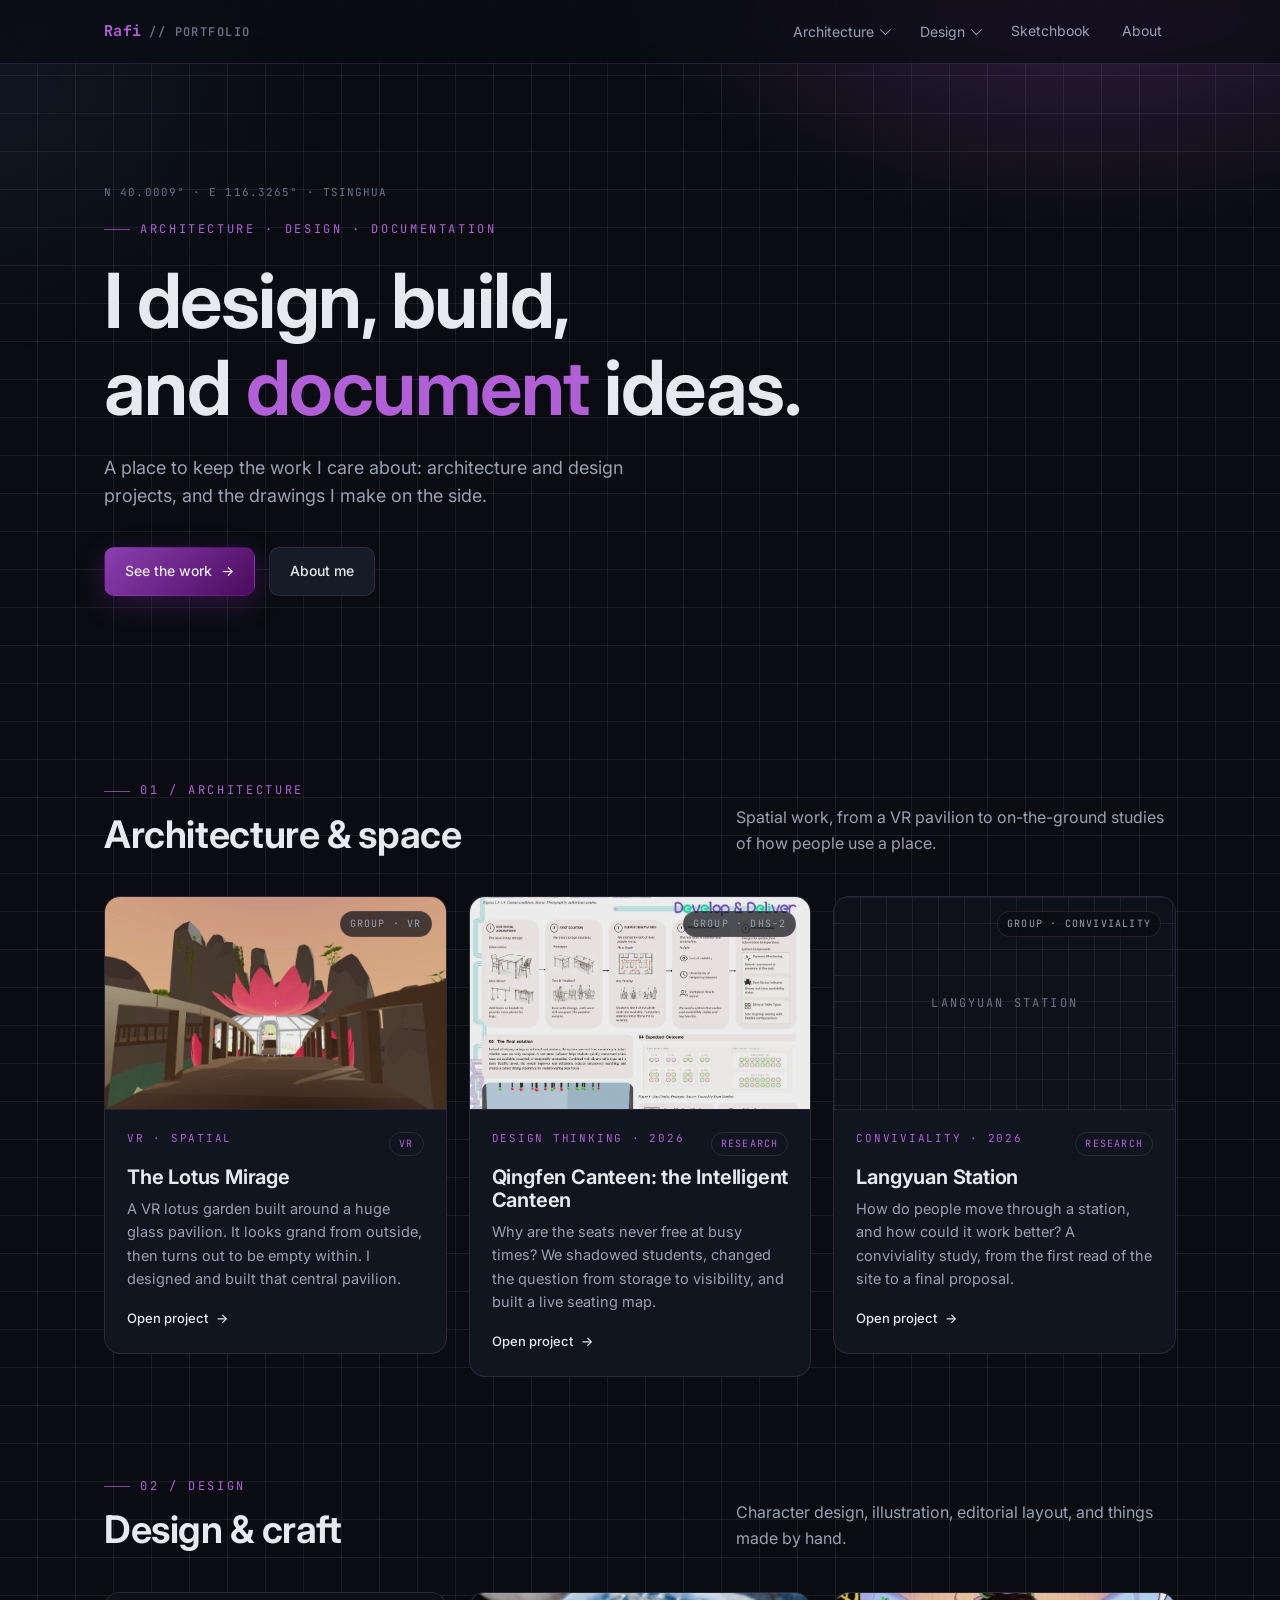
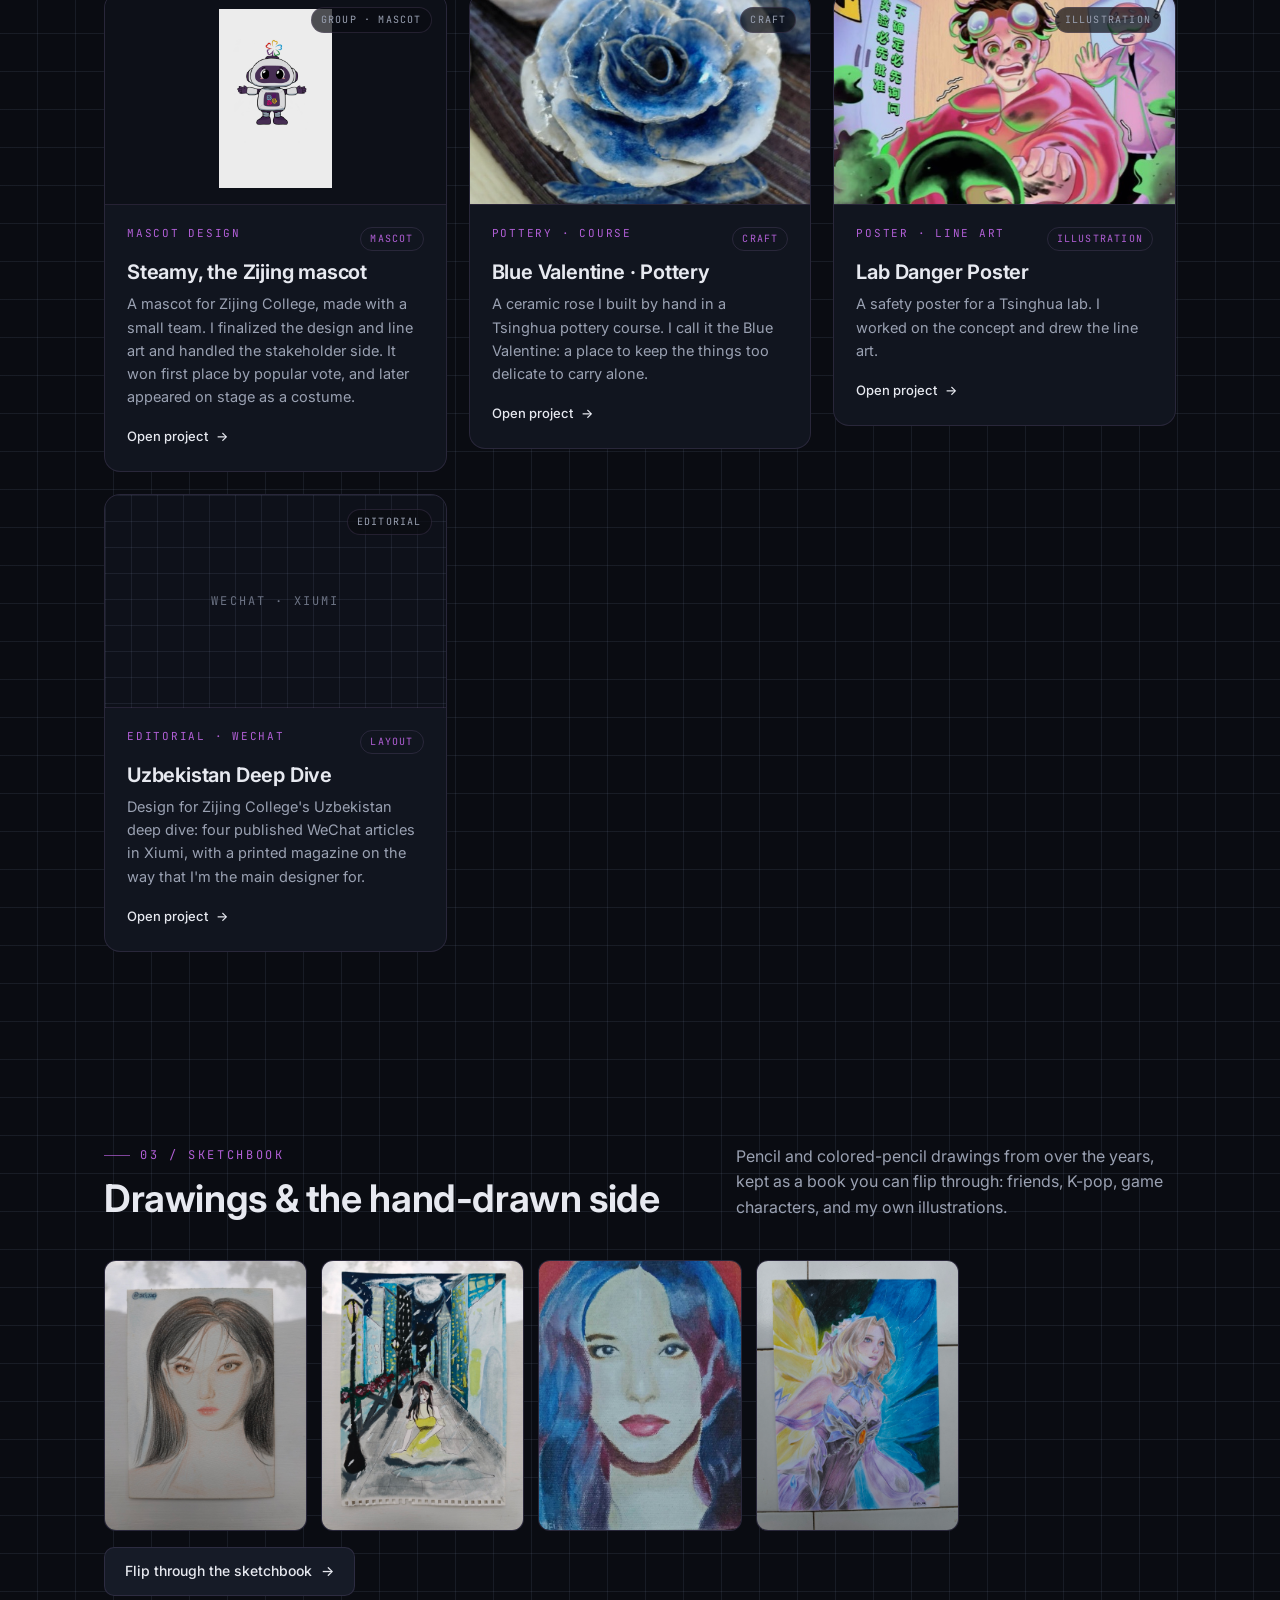
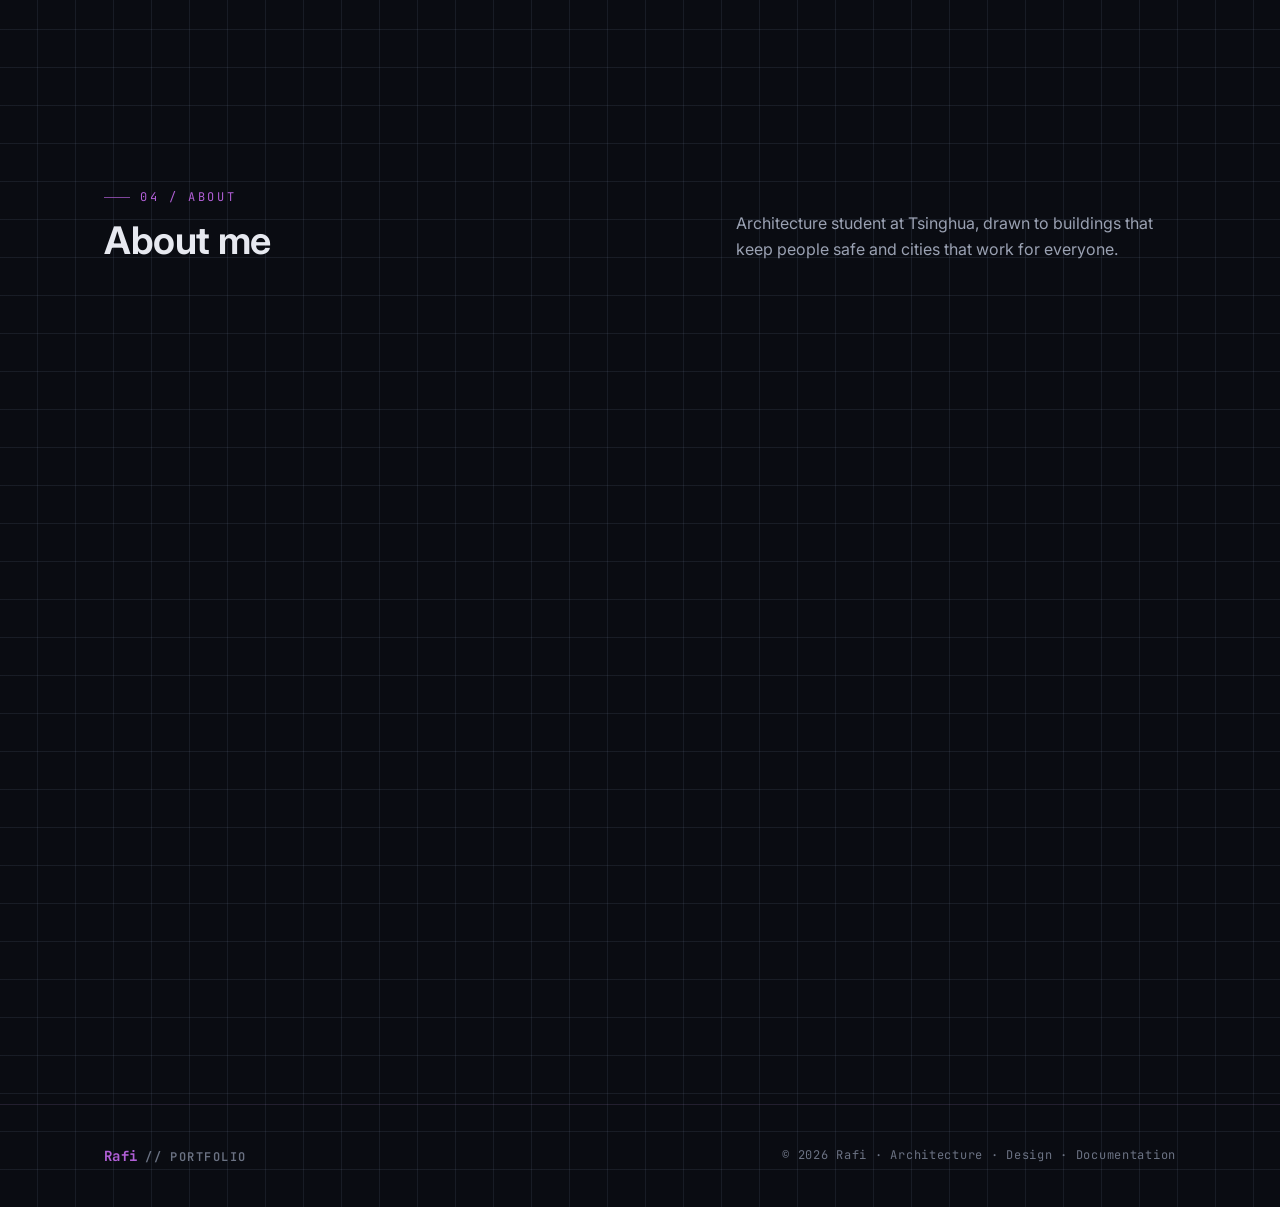
<file: index.html>
<!DOCTYPE html>
<html lang="en">
<head>
  <meta charset="UTF-8" />
  <meta name="viewport" content="width=device-width, initial-scale=1.0" />
  <title>Rafi · Architecture · Design · Documentation</title>
  <meta name="description" content="Portfolio of Rafi · architecture, design thinking, and documentation of work over the years." />
  <link rel="preconnect" href="https://fonts.googleapis.com" />
  <link rel="preconnect" href="https://fonts.gstatic.com" crossorigin />
  <link href="https://fonts.googleapis.com/css2?family=Inter:wght@400;500;600;700&family=JetBrains+Mono:wght@400;500&display=swap" rel="stylesheet" />
  <link rel="stylesheet" href="assets/css/main.css" />
  <link rel="icon" href="assets/favicon.svg" type="image/svg+xml" />
  <link rel="icon" href="assets/favicon.png" sizes="32x32" />
  <link rel="apple-touch-icon" href="assets/apple-touch-icon.png" />
  <meta property="og:type" content="website" />
  <meta property="og:site_name" content="Rafi · Portfolio" />
  <meta property="og:title" content="Rafi · Architecture · Design · Documentation" />
  <meta property="og:description" content="Portfolio of Rafi · architecture, design thinking, and documentation of work over the years." />
  <meta property="og:url" content="https://rafiadifa.github.io/Portfolio/" />
  <meta property="og:image" content="https://rafiadifa.github.io/Portfolio/assets/img/og-cover.jpg" />
  <meta property="og:image:width" content="1200" />
  <meta property="og:image:height" content="630" />
  <meta name="twitter:card" content="summary_large_image" />
  <meta name="twitter:title" content="Rafi · Architecture · Design · Documentation" />
  <meta name="twitter:description" content="Portfolio of Rafi · architecture, design thinking, and documentation of work over the years." />
  <meta name="twitter:image" content="https://rafiadifa.github.io/Portfolio/assets/img/og-cover.jpg" />
</head>
<body>

  <!-- ===== Nav ===== -->
  <nav class="nav">
    <div class="wrap">
      <a class="brand" href="index.html"><b>Rafi</b> <span>// PORTFOLIO</span></a>
      <button class="nav-toggle" aria-label="Menu"><span></span></button>
      <ul class="menu">
        <li class="has-dropdown">
          <button class="menu-trigger">Architecture <i class="caret"></i></button>
          <div class="dropdown">
            <a href="projects/design-thinking.html">
              Design Thinking · Qingfen Canteen
              <span class="tag">2026</span>
              <small>Rethinking seat availability at busy times</small>
            </a>
            <a href="projects/lotus-mirage.html">
              The Lotus Mirage
              <span class="tag">VR</span>
              <small>A glass pavilion that turns out hollow</small>
            </a>
            <a href="projects/langyuan.html">
              Langyuan Station
              <span class="tag">2026</span>
              <small>Conviviality: movement &amp; perception</small>
            </a>
          </div>
        </li>
        <li class="has-dropdown">
          <button class="menu-trigger">Design <i class="caret"></i></button>
          <div class="dropdown">
            <a href="projects/steamy.html">
              Steamy · Zijing Mascot
              <span class="tag">Mascot</span>
              <small>1st-place college mascot</small>
            </a>
            <a href="projects/pottery.html">
              Blue Valentine · Pottery
              <span class="tag">Craft</span>
              <small>Hand-built ceramic rose</small>
            </a>
            <a href="projects/lab-poster.html">
              Lab Danger Poster
              <span class="tag">Poster</span>
              <small>Concept and line art</small>
            </a>
            <a href="projects/xiumi.html">
              Uzbekistan Deep Dive
              <span class="tag">WeChat</span>
              <small>Xiumi article design</small>
            </a>
          </div>
        </li>
        <li><a href="#sketchbook">Sketchbook</a></li>
        <li><a href="#about">About</a></li>
      </ul>
    </div>
  </nav>

  <!-- ===== Hero ===== -->
  <header class="hero">
    <div class="wrap">
      <div class="coord">N 40.0009° · E 116.3265° · TSINGHUA</div>
      <span class="eyebrow" style="margin-top:18px">Architecture · Design · Documentation</span>
      <h1>I design, build,<br />and <em>document</em> ideas.</h1>
      <p class="lede">
        A place to keep the work I care about: architecture and design projects,
        and the drawings I make on the side.
      </p>
      <div class="cta-row">
        <a class="btn btn-primary" href="#architecture">See the work <span class="arr">→</span></a>
        <a class="btn" href="#about">About me</a>
      </div>
    </div>
  </header>

  <!-- ===== Architecture ===== -->
  <section class="section" id="architecture">
    <div class="wrap">
      <div class="section-head reveal">
        <div>
          <span class="eyebrow">01 / Architecture</span>
          <h2>Architecture &amp; space</h2>
        </div>
        <p>Spatial work, from a VR pavilion to on-the-ground studies of how people use a place.</p>
      </div>

      <div class="cards">
        <!-- The Lotus Mirage -->
        <a class="card-link reveal" href="projects/lotus-mirage.html">
          <article class="card">
            <span class="badge">GROUP · VR</span>
            <div class="thumb"><img src="assets/img/lotus/thumb.jpg" alt="The Lotus Mirage · VR lotus garden" loading="lazy" /></div>
            <div class="body">
              <span class="kicker">VR · Spatial<span class="cat">VR</span></span>
              <h3>The Lotus Mirage</h3>
              <p>A VR lotus garden built around a huge glass pavilion. It looks grand from outside, then turns out to be empty within. I designed and built that central pavilion.</p>
              <span class="foot">Open project <span class="arr">→</span></span>
            </div>
          </article>
        </a>

        <!-- Design Thinking -->
        <a class="card-link reveal" href="projects/design-thinking.html">
          <article class="card">
            <span class="badge">GROUP · DHS-2</span>
            <div class="thumb">
              <img src="assets/img/poster-preview.jpg" alt="Design Thinking poster · Intelligent Canteen" loading="lazy" />
            </div>
            <div class="body">
              <span class="kicker">Design Thinking · 2026<span class="cat">Research</span></span>
              <h3>Qingfen Canteen: the Intelligent Canteen</h3>
              <p>Why are the seats never free at busy times? We shadowed students, changed the question from storage to visibility, and built a live seating map.</p>
              <span class="foot">Open project <span class="arr">→</span></span>
            </div>
          </article>
        </a>

        <!-- Langyuan Station -->
        <a class="card-link reveal" href="projects/langyuan.html">
          <article class="card">
            <span class="badge">GROUP · CONVIVIALITY</span>
            <div class="thumb placeholder"><span>LANGYUAN STATION</span></div>
            <div class="body">
              <span class="kicker">Conviviality · 2026<span class="cat">Research</span></span>
              <h3>Langyuan Station</h3>
              <p>How do people move through a station, and how could it work better? A conviviality study, from the first read of the site to a final proposal.</p>
              <span class="foot">Open project <span class="arr">→</span></span>
            </div>
          </article>
        </a>
      </div>
    </div>
  </section>

  <!-- ===== Design ===== -->
  <section class="section" id="design" style="padding-top:0">
    <div class="wrap">
      <div class="section-head reveal">
        <div>
          <span class="eyebrow">02 / Design</span>
          <h2>Design &amp; craft</h2>
        </div>
        <p>Character design, illustration, editorial layout, and things made by hand.</p>
      </div>

      <div class="cards">
        <!-- Steamy -->
        <a class="card-link reveal" href="projects/steamy.html">
          <article class="card">
            <span class="badge">GROUP · MASCOT</span>
            <div class="thumb contain"><img src="assets/img/steamy/newest.png" alt="Steamy · Zijing mascot" loading="lazy" /></div>
            <div class="body">
              <span class="kicker">Mascot Design<span class="cat">Mascot</span></span>
              <h3>Steamy, the Zijing mascot</h3>
              <p>A mascot for Zijing College, made with a small team. I finalized the design and line art and handled the stakeholder side. It won first place by popular vote, and later appeared on stage as a costume.</p>
              <span class="foot">Open project <span class="arr">→</span></span>
            </div>
          </article>
        </a>

        <!-- Pottery -->
        <a class="card-link reveal" href="projects/pottery.html">
          <article class="card">
            <span class="badge">CRAFT</span>
            <div class="thumb"><img src="assets/img/pottery/thumb.jpg" alt="Blue Valentine ceramic flower" loading="lazy" /></div>
            <div class="body">
              <span class="kicker">Pottery · Course<span class="cat">Craft</span></span>
              <h3>Blue Valentine · Pottery</h3>
              <p>A ceramic rose I built by hand in a Tsinghua pottery course. I call it the Blue Valentine: a place to keep the things too delicate to carry alone.</p>
              <span class="foot">Open project <span class="arr">→</span></span>
            </div>
          </article>
        </a>

        <!-- Lab poster -->
        <a class="card-link reveal" href="projects/lab-poster.html">
          <article class="card">
            <span class="badge">ILLUSTRATION</span>
            <div class="thumb"><img src="assets/img/lab-poster/thumb.jpg" alt="Lab safety poster line art" loading="lazy" /></div>
            <div class="body">
              <span class="kicker">Poster · Line art<span class="cat">Illustration</span></span>
              <h3>Lab Danger Poster</h3>
              <p>A safety poster for a Tsinghua lab. I worked on the concept and drew the line art.</p>
              <span class="foot">Open project <span class="arr">→</span></span>
            </div>
          </article>
        </a>

        <!-- Uzbekistan Xiumi -->
        <a class="card-link reveal" href="projects/xiumi.html">
          <article class="card">
            <span class="badge">EDITORIAL</span>
            <div class="thumb placeholder"><span>WECHAT · XIUMI</span></div>
            <div class="body">
              <span class="kicker">Editorial · WeChat<span class="cat">Layout</span></span>
              <h3>Uzbekistan Deep Dive</h3>
              <p>Design for Zijing College's Uzbekistan deep dive: four published WeChat articles in Xiumi, with a printed magazine on the way that I'm the main designer for.</p>
              <span class="foot">Open project <span class="arr">→</span></span>
            </div>
          </article>
        </a>
      </div>
    </div>
  </section>

  <!-- ===== Sketchbook ===== -->
  <section class="section" id="sketchbook">
    <div class="wrap">
      <div class="section-head reveal">
        <div>
          <span class="eyebrow">03 / Sketchbook</span>
          <h2>Drawings &amp; the hand-drawn side</h2>
        </div>
        <p>Pencil and colored-pencil drawings from over the years, kept as a book you can flip through: friends, K-pop, game characters, and my own illustrations.</p>
      </div>
      <a class="card-link reveal" href="projects/sketchbook.html">
        <div class="gallery" style="grid-template-columns:repeat(auto-fill,minmax(170px,1fr))">
          <div class="tile tall"><img src="assets/img/sketchbook/k-pop/2022-2024_karina-aespa_coloredpencil.jpg" alt="Colored-pencil drawing of Karina" loading="lazy" /></div>
          <div class="tile tall"><img src="assets/img/sketchbook/illustration/2024_rainy-day_gouache.jpg" alt="Gouache illustration, Rainy Day" loading="lazy" /></div>
          <div class="tile tall"><img src="assets/img/sketchbook/k-pop/2020_tzuyu-twice_acrylic.jpg" alt="Acrylic painting of Tzuyu" loading="lazy" /></div>
          <div class="tile tall"><img src="assets/img/sketchbook/game-characters/2019-2022_lunox-mobile-legends_coloredpencil-acrylic.jpg" alt="Drawing of Lunox" loading="lazy" /></div>
        </div>
      </a>
      <div class="dl-row reveal">
        <a class="btn" href="projects/sketchbook.html">Flip through the sketchbook <span class="arr">→</span></a>
      </div>
    </div>
  </section>

  <!-- ===== About ===== -->
  <section class="section" id="about">
    <div class="wrap">
      <div class="section-head reveal">
        <div>
          <span class="eyebrow">04 / About</span>
          <h2>About me</h2>
        </div>
        <p>Architecture student at Tsinghua, drawn to buildings that keep people safe and cities that work for everyone.</p>
      </div>

      <div class="about-grid reveal">
        <div>
          <div class="prose">
            <p>
              I'm Rafi, an architecture student at Tsinghua. I came to architecture
              through drawing, but it became a real direction after a high-school
              research project: I looked into why my family's traditional stilt house,
              from Kampung Naga where my grandfather's family comes from, stayed standing
              through an earthquake that badly damaged the school nearby. That question,
              how a structure keeps the people inside it safe, is still what pulls me.
            </p>
            <p>
              At Zijing College I'm on a Design Science track, leaning toward urban
              planning and landscape architecture. Two things drive most of my work now:
              earthquake-resilient structures rooted in vernacular building like Kampung
              Naga, and how a city like Jakarta can grow more fairly, with spatial
              organisation that serves the people who actually live there.
            </p>
            <p>
              The design, craft, and drawing on the rest of this site sit alongside that.
            </p>
          </div>
          <div class="dl-row">
            <a class="btn btn-primary" href="assets/docs/cv.pdf" target="_blank" rel="noopener">View my CV <span class="arr">↗</span></a>
            <a class="btn" href="https://www.instagram.com/art.rafi" target="_blank" rel="noopener">Say hi on Instagram <span class="arr">↗</span></a>
          </div>
          <div class="gallery" style="margin-top:20px">
            <a class="tile" href="assets/img/about/about-02.jpg" target="_blank" rel="noopener"><img src="assets/img/about/about-02.jpg" alt="Rafi performing on stage" loading="lazy" /></a>
            <a class="tile" href="assets/img/about/about-01.jpg" target="_blank" rel="noopener"><img src="assets/img/about/about-01.jpg" alt="Rafi backstage" loading="lazy" /></a>
          </div>
        </div>
        <div class="portrait">
          <img src="assets/img/about/portrait.jpg" alt="Rafi at sunrise on the beach" loading="lazy" />
        </div>
      </div>
    </div>
  </section>

  <!-- ===== Footer ===== -->
  <footer class="footer">
    <div class="wrap">
      <a class="brand" href="index.html"><b>Rafi</b> <span>// PORTFOLIO</span></a>
      <span class="small">© <span data-year>2026</span> Rafi · Architecture · Design · Documentation</span>
    </div>
  </footer>

  <script src="assets/js/main.js"></script>
</body>
</html>
</file>
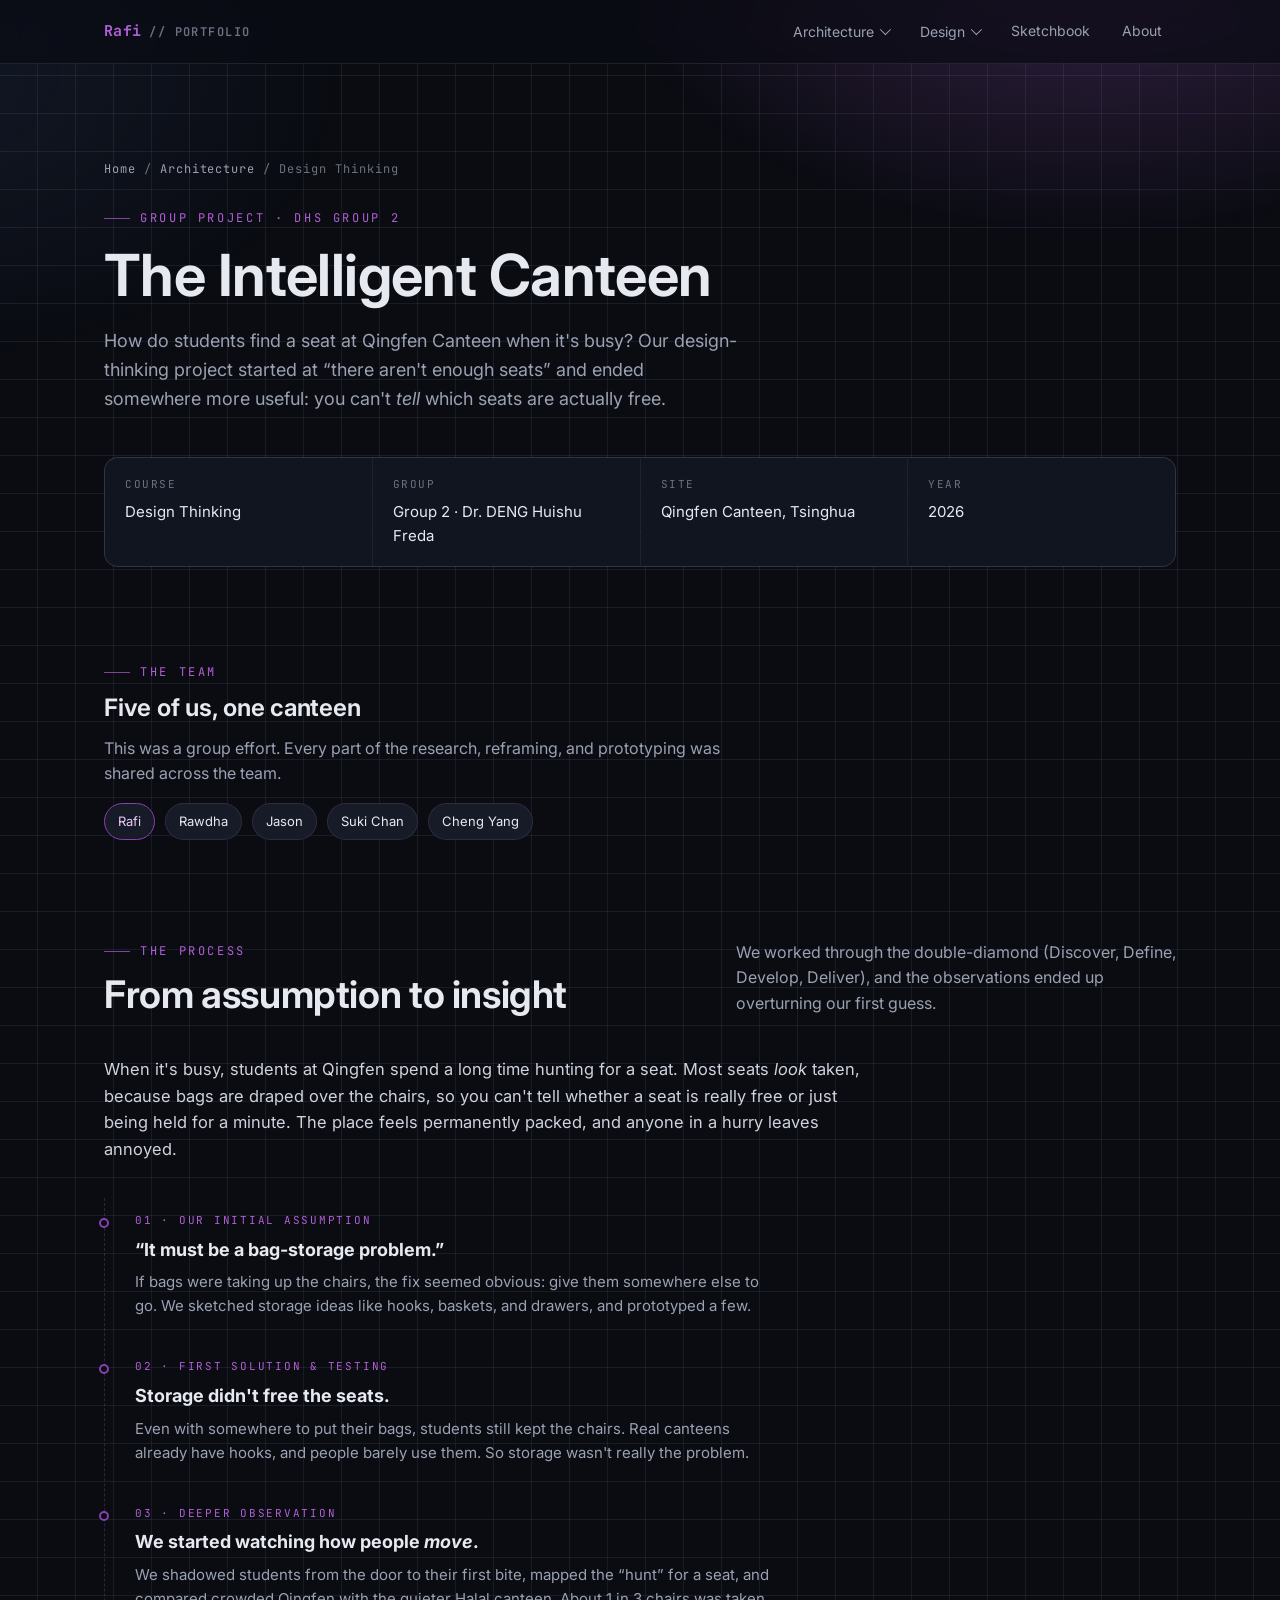
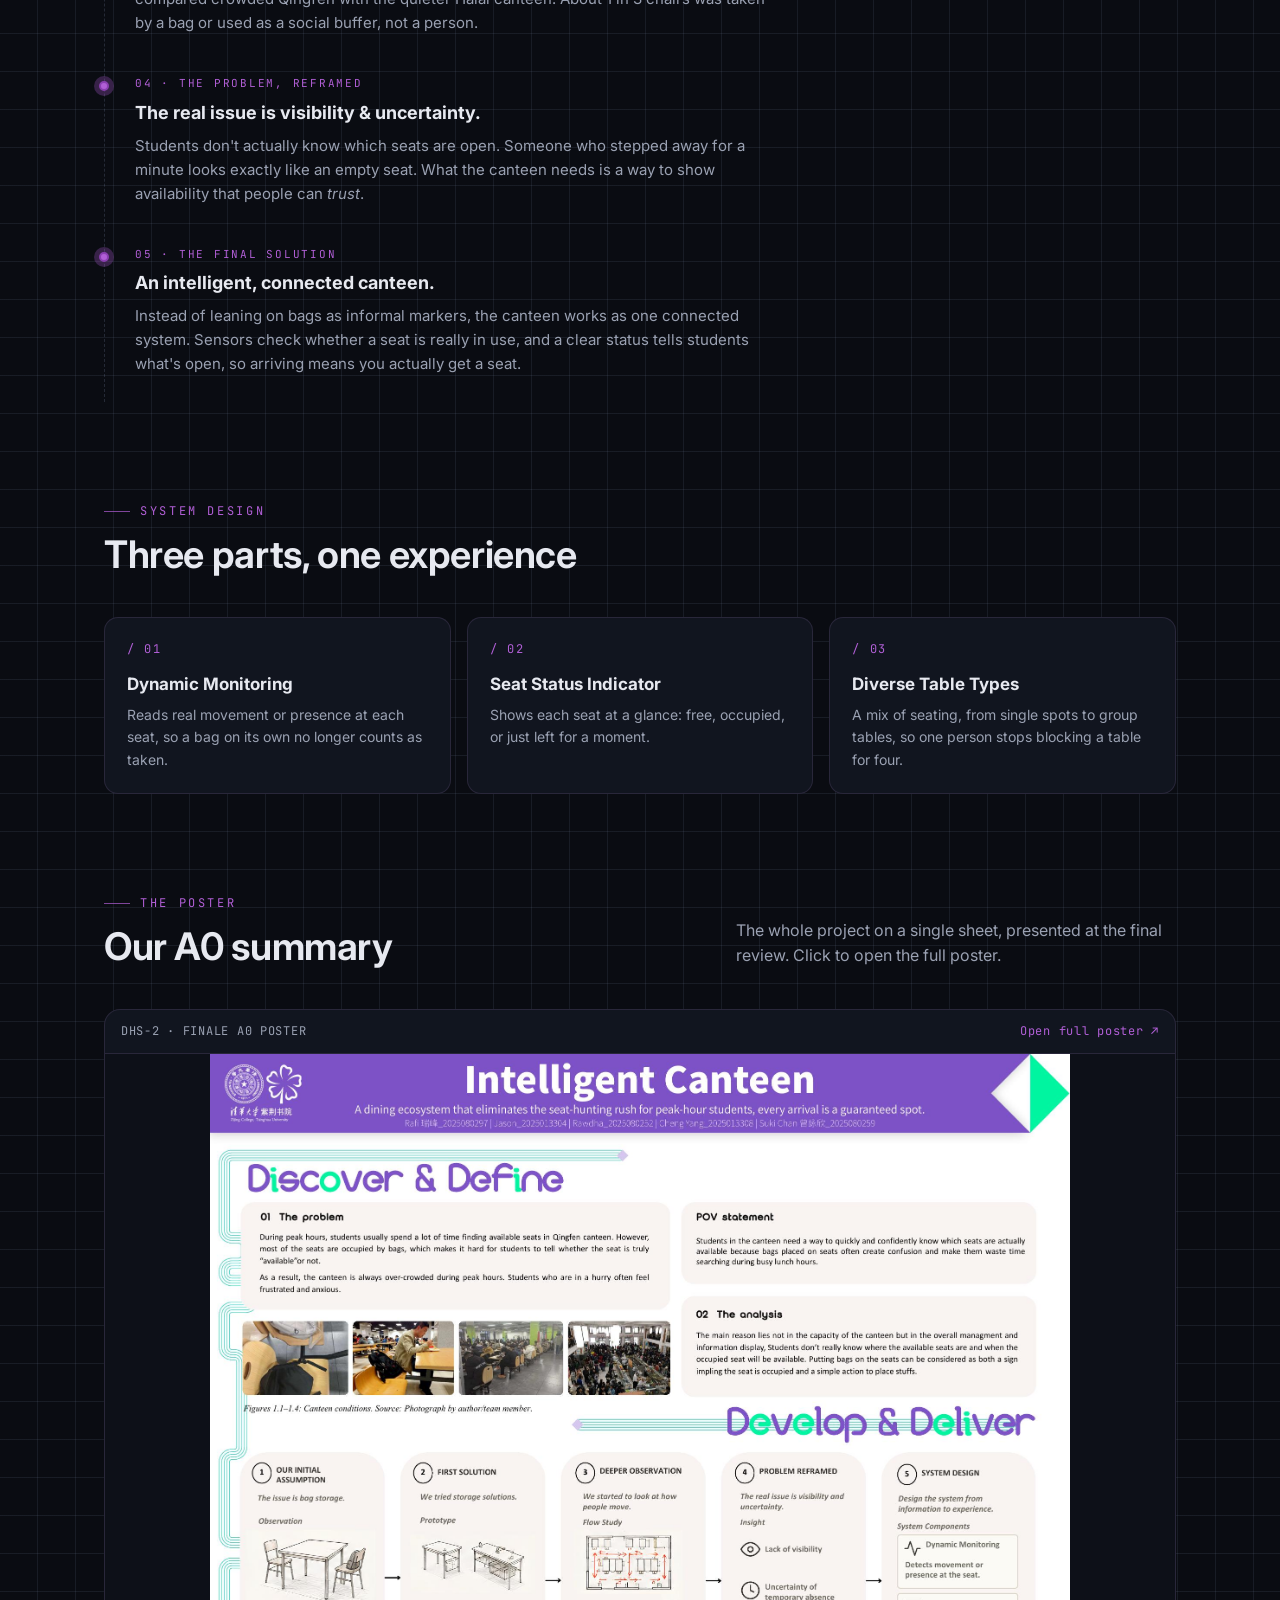
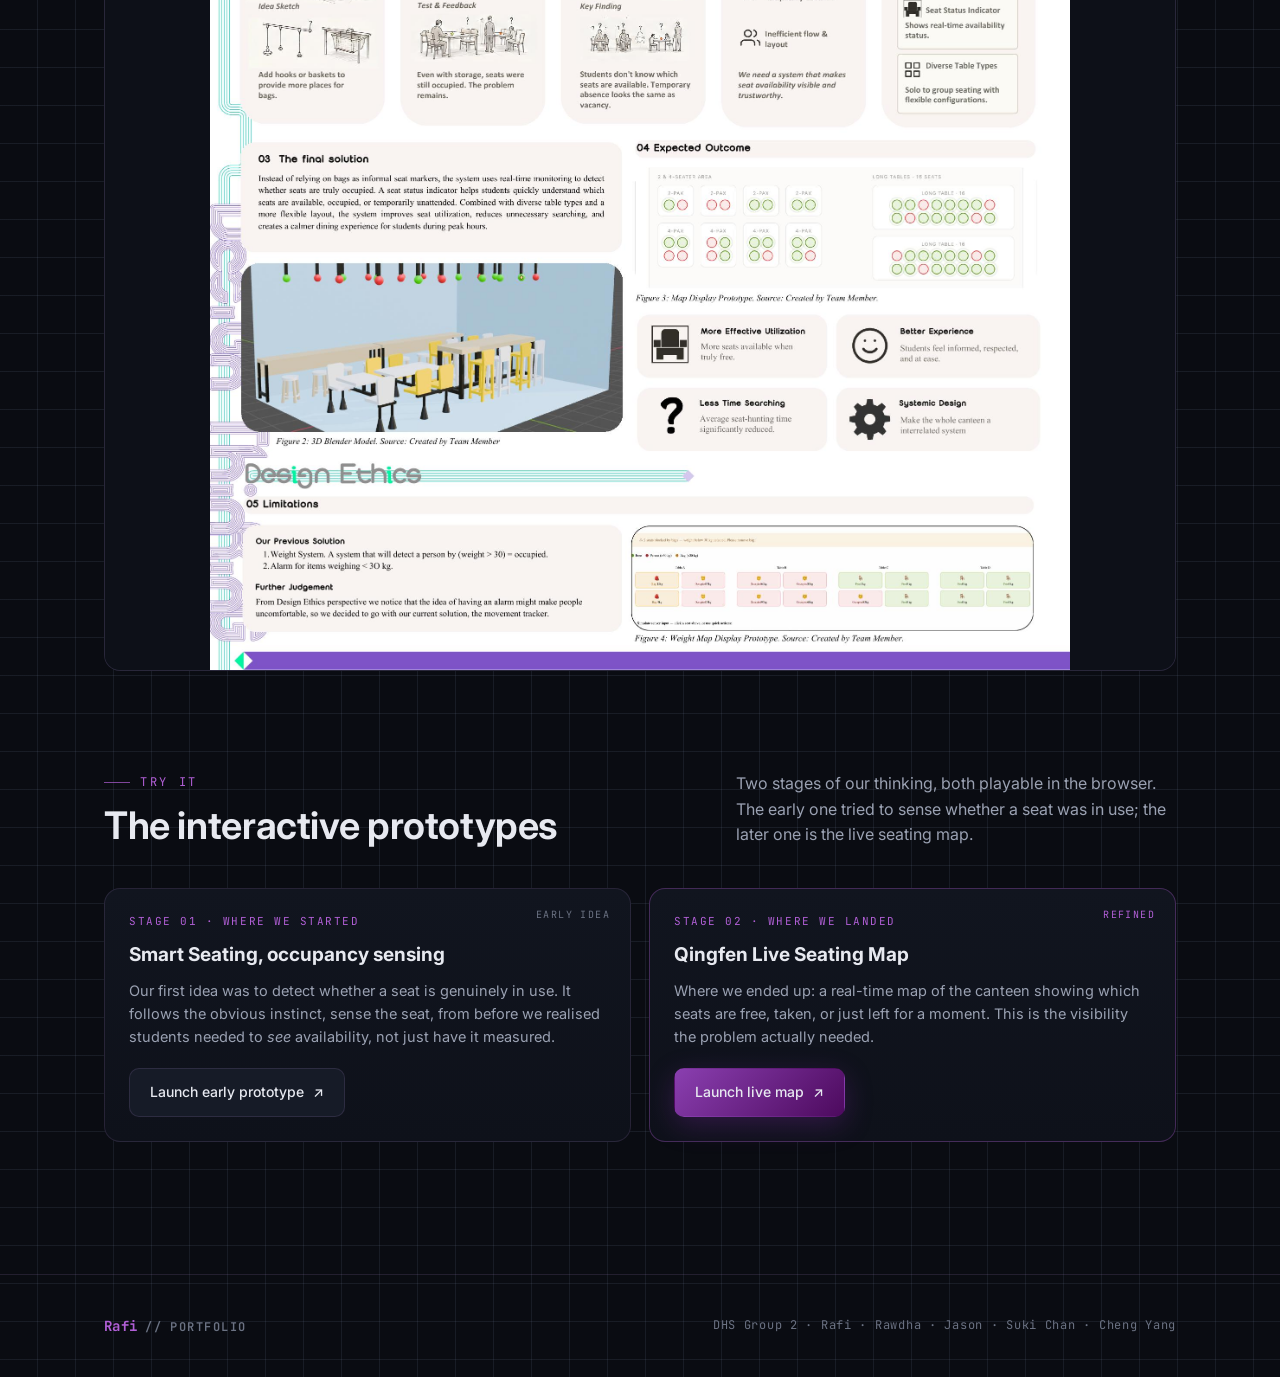
<file: projects/design-thinking.html>
<!DOCTYPE html>
<html lang="en">
<head>
  <meta charset="UTF-8" />
  <meta name="viewport" content="width=device-width, initial-scale=1.0" />
  <title>Design Thinking · Qingfen Canteen · Rafi</title>
  <meta name="description" content="DHS Group 2 design-thinking project: re-imagining seat availability at Qingfen Canteen, Tsinghua. From observation to a live seating prototype." />
  <link rel="preconnect" href="https://fonts.googleapis.com" />
  <link rel="preconnect" href="https://fonts.gstatic.com" crossorigin />
  <link href="https://fonts.googleapis.com/css2?family=Inter:wght@400;500;600;700&family=JetBrains+Mono:wght@400;500&display=swap" rel="stylesheet" />
  <link rel="stylesheet" href="../assets/css/main.css" />
  <link rel="icon" href="../assets/favicon.svg" type="image/svg+xml" />
  <link rel="icon" href="../assets/favicon.png" sizes="32x32" />
  <link rel="apple-touch-icon" href="../assets/apple-touch-icon.png" />
  <meta property="og:type" content="website" />
  <meta property="og:site_name" content="Rafi · Portfolio" />
  <meta property="og:title" content="Design Thinking · Qingfen Canteen · Rafi" />
  <meta property="og:description" content="DHS Group 2 design-thinking project: re-imagining seat availability at Qingfen Canteen, Tsinghua. From observation to a live seating prototype." />
  <meta property="og:url" content="https://rafiadifa.github.io/Portfolio/projects/design-thinking.html" />
  <meta property="og:image" content="https://rafiadifa.github.io/Portfolio/assets/img/og-cover.jpg" />
  <meta property="og:image:width" content="1200" />
  <meta property="og:image:height" content="630" />
  <meta name="twitter:card" content="summary_large_image" />
  <meta name="twitter:title" content="Design Thinking · Qingfen Canteen · Rafi" />
  <meta name="twitter:description" content="DHS Group 2 design-thinking project: re-imagining seat availability at Qingfen Canteen, Tsinghua. From observation to a live seating prototype." />
  <meta name="twitter:image" content="https://rafiadifa.github.io/Portfolio/assets/img/og-cover.jpg" />
</head>
<body>

  <!-- ===== Nav ===== -->
  <nav class="nav">
    <div class="wrap">
      <a class="brand" href="../index.html"><b>Rafi</b> <span>// PORTFOLIO</span></a>
      <button class="nav-toggle" aria-label="Menu"><span></span></button>
      <ul class="menu">
        <li class="has-dropdown">
          <button class="menu-trigger">Architecture <i class="caret"></i></button>
          <div class="dropdown">
            <a href="design-thinking.html">
              Design Thinking · Qingfen Canteen
              <span class="tag">2026</span>
              <small>Rethinking seat availability at busy times</small>
            </a>
            <a href="lotus-mirage.html">
              The Lotus Mirage
              <span class="tag">VR</span>
              <small>A glass pavilion that turns out hollow</small>
            </a>
            <a href="langyuan.html">
              Langyuan Station
              <span class="tag">2026</span>
              <small>Conviviality: movement &amp; perception</small>
            </a>
          </div>
        </li>
        <li class="has-dropdown">
          <button class="menu-trigger">Design <i class="caret"></i></button>
          <div class="dropdown">
            <a href="steamy.html">
              Steamy · Zijing Mascot
              <span class="tag">Mascot</span>
              <small>1st-place college mascot</small>
            </a>
            <a href="pottery.html">
              Blue Valentine · Pottery
              <span class="tag">Craft</span>
              <small>Hand-built ceramic rose</small>
            </a>
            <a href="lab-poster.html">
              Lab Danger Poster
              <span class="tag">Poster</span>
              <small>Concept and line art</small>
            </a>
            <a href="xiumi.html">
              Uzbekistan Deep Dive
              <span class="tag">WeChat</span>
              <small>Xiumi article design</small>
            </a>
          </div>
        </li>
        <li><a href="sketchbook.html">Sketchbook</a></li>
        <li><a href="../index.html#about">About</a></li>
      </ul>
    </div>
  </nav>

  <!-- ===== Project hero ===== -->
  <header class="proj-hero">
    <div class="wrap">
      <div class="crumbs"><a href="../index.html">Home</a> / <a href="../index.html#architecture">Architecture</a> / Design Thinking</div>
      <span class="eyebrow">Group Project · DHS Group 2</span>
      <h1>The Intelligent Canteen</h1>
      <p class="sub">
        How do students find a seat at Qingfen Canteen when it's busy? Our
        design-thinking project started at “there aren't enough seats” and ended
        somewhere more useful: you can't <em>tell</em> which seats are actually free.
      </p>

      <!-- meta -->
      <div class="meta-grid">
        <div class="cell"><div class="k">Course</div><div class="v">Design Thinking</div></div>
        <div class="cell"><div class="k">Group</div><div class="v">Group 2 · Dr. DENG Huishu Freda</div></div>
        <div class="cell"><div class="k">Site</div><div class="v">Qingfen Canteen, Tsinghua</div></div>
        <div class="cell"><div class="k">Year</div><div class="v">2026</div></div>
      </div>
    </div>
  </header>

  <!-- ===== Team ===== -->
  <section class="section" style="padding-top:48px">
    <div class="wrap reveal">
      <span class="eyebrow">The Team</span>
      <h2 style="font-size:24px;margin:12px 0 14px">Five of us, one canteen</h2>
      <p class="muted" style="max-width:640px;margin:0 0 16px">
        This was a group effort. Every part of the research, reframing, and prototyping
        was shared across the team.
      </p>
      <div class="members">
        <span class="chip me">Rafi</span>
        <span class="chip">Rawdha</span>
        <span class="chip">Jason</span>
        <span class="chip">Suki Chan</span>
        <span class="chip">Cheng Yang</span>
      </div>
    </div>
  </section>

  <!-- ===== The story / arc ===== -->
  <section class="section" style="padding-top:0">
    <div class="wrap">
      <div class="section-head reveal">
        <div>
          <span class="eyebrow">The Process</span>
          <h2>From assumption to insight</h2>
        </div>
        <p>We worked through the double-diamond (Discover, Define, Develop, Deliver), and the observations ended up overturning our first guess.</p>
      </div>

      <div class="prose reveal" style="max-width:760px;margin-bottom:36px">
        <p>
          When it's busy, students at Qingfen spend a long time hunting for a seat.
          Most seats <em>look</em> taken, because bags are draped over the chairs, so you
          can't tell whether a seat is really free or just being held for a minute. The
          place feels permanently packed, and anyone in a hurry leaves annoyed.
        </p>
      </div>

      <div class="arc reveal">
        <div class="step">
          <div class="n">01 · Our initial assumption</div>
          <h4>“It must be a bag-storage problem.”</h4>
          <p>If bags were taking up the chairs, the fix seemed obvious: give them somewhere else to go. We sketched storage ideas like hooks, baskets, and drawers, and prototyped a few.</p>
        </div>
        <div class="step">
          <div class="n">02 · First solution &amp; testing</div>
          <h4>Storage didn't free the seats.</h4>
          <p>Even with somewhere to put their bags, students still kept the chairs. Real canteens already have hooks, and people barely use them. So storage wasn't really the problem.</p>
        </div>
        <div class="step">
          <div class="n">03 · Deeper observation</div>
          <h4>We started watching how people <em>move</em>.</h4>
          <p>We shadowed students from the door to their first bite, mapped the “hunt” for a seat, and compared crowded Qingfen with the quieter Halal canteen. About 1 in 3 chairs was taken by a bag or used as a social buffer, not a person.</p>
        </div>
        <div class="step key">
          <div class="n">04 · The problem, reframed</div>
          <h4>The real issue is visibility &amp; uncertainty.</h4>
          <p>Students don't actually know which seats are open. Someone who stepped away for a minute looks exactly like an empty seat. What the canteen needs is a way to show availability that people can <em>trust</em>.</p>
        </div>
        <div class="step key">
          <div class="n">05 · The final solution</div>
          <h4>An intelligent, connected canteen.</h4>
          <p>Instead of leaning on bags as informal markers, the canteen works as one connected system. Sensors check whether a seat is really in use, and a clear status tells students what's open, so arriving means you actually get a seat.</p>
        </div>
      </div>
    </div>
  </section>

  <!-- ===== System components ===== -->
  <section class="section" style="padding-top:0">
    <div class="wrap">
      <div class="section-head reveal">
        <div>
          <span class="eyebrow">System Design</span>
          <h2>Three parts, one experience</h2>
        </div>
      </div>
      <div class="trio reveal">
        <div class="f">
          <div class="ic">/ 01</div>
          <h4>Dynamic Monitoring</h4>
          <p>Reads real movement or presence at each seat, so a bag on its own no longer counts as taken.</p>
        </div>
        <div class="f">
          <div class="ic">/ 02</div>
          <h4>Seat Status Indicator</h4>
          <p>Shows each seat at a glance: free, occupied, or just left for a moment.</p>
        </div>
        <div class="f">
          <div class="ic">/ 03</div>
          <h4>Diverse Table Types</h4>
          <p>A mix of seating, from single spots to group tables, so one person stops blocking a table for four.</p>
        </div>
      </div>
    </div>
  </section>

  <!-- ===== Poster ===== -->
  <section class="section" style="padding-top:0">
    <div class="wrap">
      <div class="section-head reveal">
        <div>
          <span class="eyebrow">The Poster</span>
          <h2>Our A0 summary</h2>
        </div>
        <p>The whole project on a single sheet, presented at the final review. Click to open the full poster.</p>
      </div>
      <div class="poster reveal">
        <div class="bar">
          <span>DHS-2 · FINALE A0 POSTER</span>
          <a href="https://drive.google.com/file/d/1P1Pp5nyETVUu1nMOq88Tp6hqTLtl4mCP/view" target="_blank" rel="noopener">Open full poster ↗</a>
        </div>
        <a class="poster-view" href="https://drive.google.com/file/d/1P1Pp5nyETVUu1nMOq88Tp6hqTLtl4mCP/view" target="_blank" rel="noopener">
          <img src="../assets/img/poster-preview.jpg" alt="DHS-2 finale A0 poster" loading="lazy" />
        </a>
      </div>
    </div>
  </section>

  <!-- ===== Prototypes ===== -->
  <section class="section" style="padding-top:0">
    <div class="wrap">
      <div class="section-head reveal">
        <div>
          <span class="eyebrow">Try It</span>
          <h2>The interactive prototypes</h2>
        </div>
        <p>Two stages of our thinking, both playable in the browser. The early one tried to sense whether a seat was in use; the later one is the live seating map.</p>
      </div>

      <div class="protos reveal">
        <article class="proto early">
          <div class="stage">Stage 01 · Where we started</div>
          <h4>Smart Seating, occupancy sensing</h4>
          <p>Our first idea was to detect whether a seat is genuinely in use. It follows the obvious instinct, sense the seat, from before we realised students needed to <em>see</em> availability, not just have it measured.</p>
          <a class="btn launch" href="../assets/prototypes/qingfen-weight-tracker.html" target="_blank" rel="noopener">Launch early prototype <span class="arr">↗</span></a>
        </article>

        <article class="proto refined">
          <div class="stage">Stage 02 · Where we landed</div>
          <h4>Qingfen Live Seating Map</h4>
          <p>Where we ended up: a real-time map of the canteen showing which seats are free, taken, or just left for a moment. This is the visibility the problem actually needed.</p>
          <a class="btn btn-primary launch" href="../assets/prototypes/qingfen-movement-tracker.html" target="_blank" rel="noopener">Launch live map <span class="arr">↗</span></a>
        </article>
      </div>
    </div>
  </section>

  <!-- ===== Footer ===== -->
  <footer class="footer">
    <div class="wrap">
      <a class="brand" href="../index.html"><b>Rafi</b> <span>// PORTFOLIO</span></a>
      <span class="small">DHS Group 2 · Rafi · Rawdha · Jason · Suki Chan · Cheng Yang</span>
    </div>
  </footer>

  <script src="../assets/js/main.js"></script>
</body>
</html>
</file>
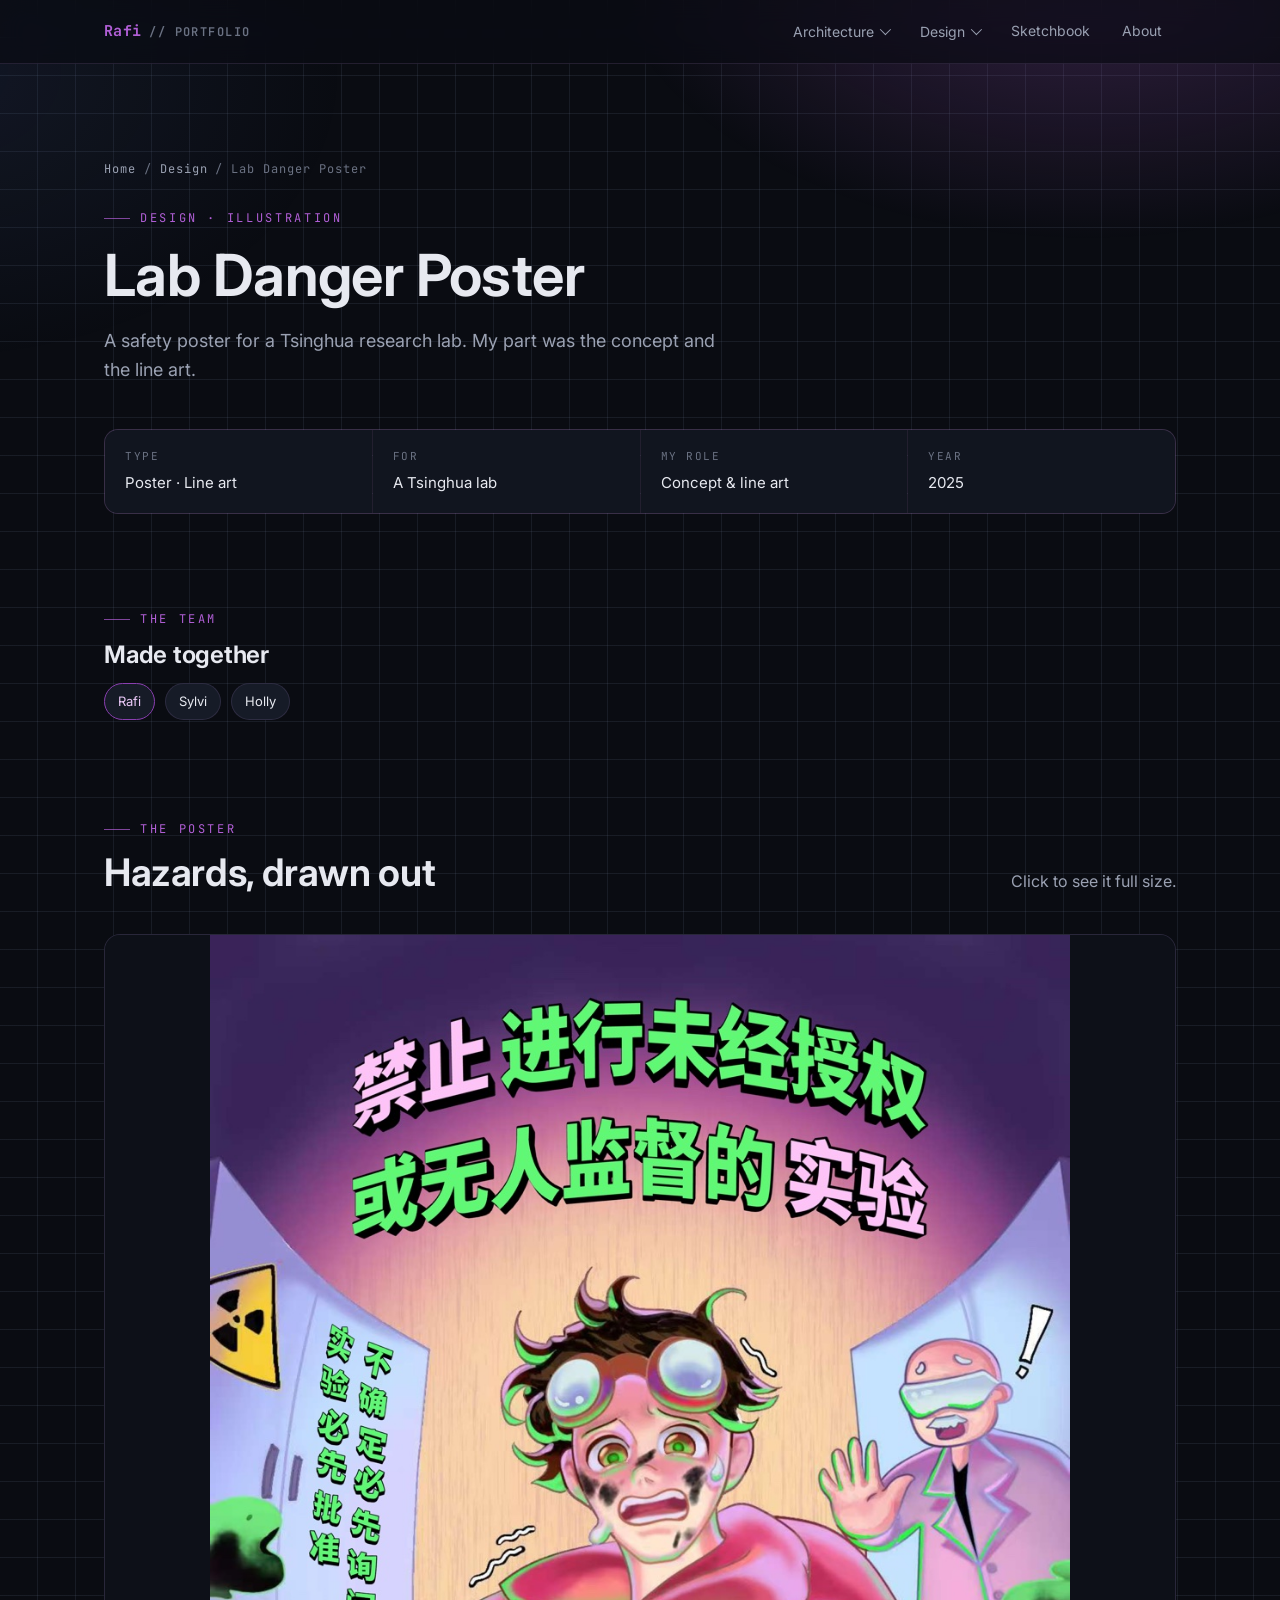
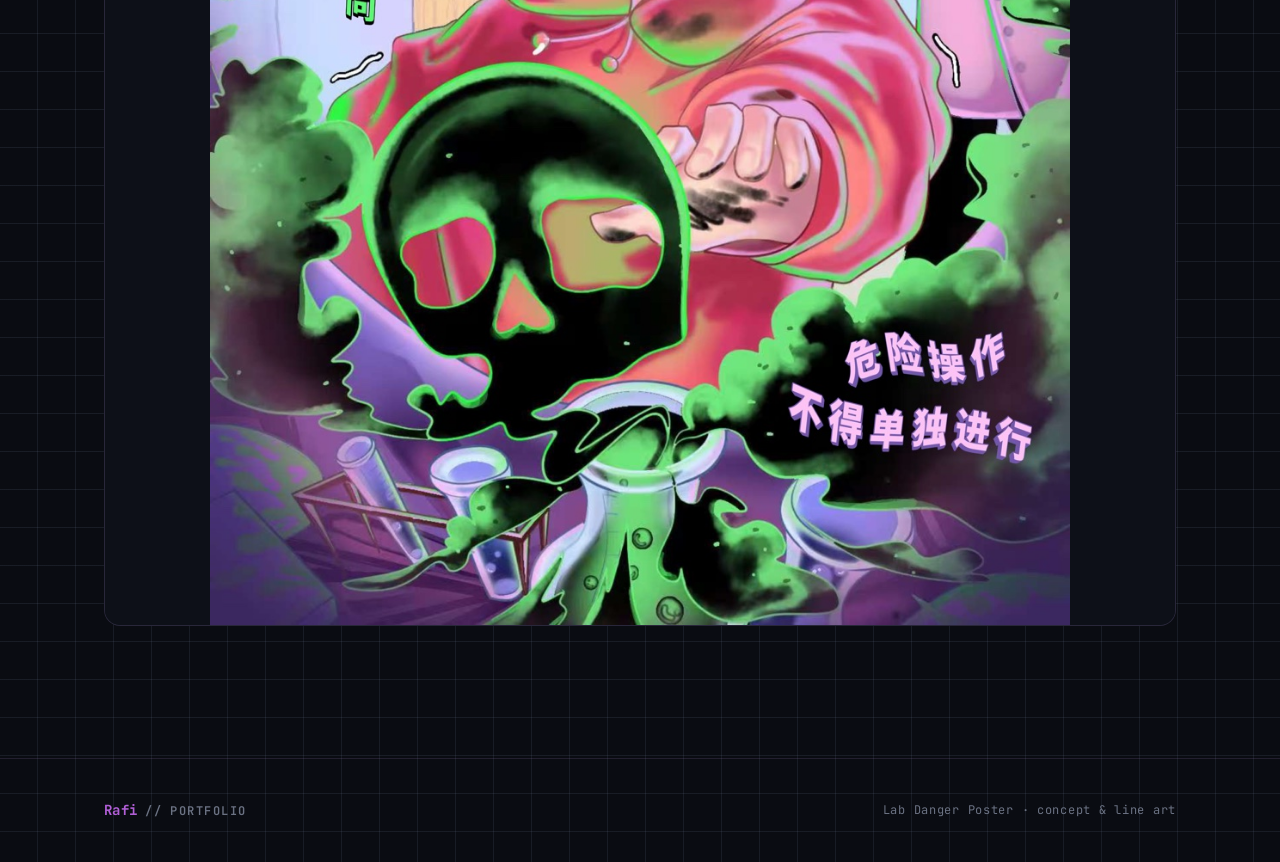
<file: projects/lab-poster.html>
<!DOCTYPE html>
<html lang="en">
<head>
  <meta charset="UTF-8" />
  <meta name="viewport" content="width=device-width, initial-scale=1.0" />
  <title>Lab Danger Poster · Rafi</title>
  <meta name="description" content="A safety poster for a Tsinghua lab. Concept and line art by Rafi." />
  <link rel="preconnect" href="https://fonts.googleapis.com" />
  <link rel="preconnect" href="https://fonts.gstatic.com" crossorigin />
  <link href="https://fonts.googleapis.com/css2?family=Inter:wght@400;500;600;700&family=JetBrains+Mono:wght@400;500&display=swap" rel="stylesheet" />
  <link rel="stylesheet" href="../assets/css/main.css" />
  <link rel="icon" href="../assets/favicon.svg" type="image/svg+xml" />
  <link rel="icon" href="../assets/favicon.png" sizes="32x32" />
  <link rel="apple-touch-icon" href="../assets/apple-touch-icon.png" />
  <meta property="og:type" content="website" />
  <meta property="og:site_name" content="Rafi · Portfolio" />
  <meta property="og:title" content="Lab Danger Poster · Rafi" />
  <meta property="og:description" content="A safety poster for a Tsinghua lab. Concept and line art by Rafi." />
  <meta property="og:url" content="https://rafiadifa.github.io/Portfolio/projects/lab-poster.html" />
  <meta property="og:image" content="https://rafiadifa.github.io/Portfolio/assets/img/og-cover.jpg" />
  <meta property="og:image:width" content="1200" />
  <meta property="og:image:height" content="630" />
  <meta name="twitter:card" content="summary_large_image" />
  <meta name="twitter:title" content="Lab Danger Poster · Rafi" />
  <meta name="twitter:description" content="A safety poster for a Tsinghua lab. Concept and line art by Rafi." />
  <meta name="twitter:image" content="https://rafiadifa.github.io/Portfolio/assets/img/og-cover.jpg" />
</head>
<body>

  <!-- ===== Nav ===== -->
  <nav class="nav">
    <div class="wrap">
      <a class="brand" href="../index.html"><b>Rafi</b> <span>// PORTFOLIO</span></a>
      <button class="nav-toggle" aria-label="Menu"><span></span></button>
      <ul class="menu">
        <li class="has-dropdown">
          <button class="menu-trigger">Architecture <i class="caret"></i></button>
          <div class="dropdown">
            <a href="design-thinking.html">Design Thinking &middot; Qingfen Canteen<span class="tag">2026</span><small>Rethinking seat availability at busy times</small></a>
            <a href="lotus-mirage.html">The Lotus Mirage<span class="tag">VR</span><small>A glass pavilion that turns out hollow</small></a>
            <a href="langyuan.html">Langyuan Station<span class="tag">2026</span><small>Conviviality: movement &amp; perception</small></a>
          </div>
        </li>
        <li class="has-dropdown">
          <button class="menu-trigger">Design <i class="caret"></i></button>
          <div class="dropdown">
            <a href="steamy.html">Steamy &middot; Zijing Mascot<span class="tag">Mascot</span><small>1st-place college mascot</small></a>
            <a href="pottery.html">Blue Valentine &middot; Pottery<span class="tag">Craft</span><small>Hand-built ceramic rose</small></a>
            <a href="lab-poster.html">Lab Danger Poster<span class="tag">Poster</span><small>Concept and line art</small></a>
            <a href="xiumi.html">Uzbekistan Deep Dive<span class="tag">WeChat</span><small>Xiumi article design</small></a>
          </div>
        </li>
        <li><a href="sketchbook.html">Sketchbook</a></li>
        <li><a href="../index.html#about">About</a></li>
      </ul>
    </div>
  </nav>

  <!-- ===== Hero ===== -->
  <header class="proj-hero">
    <div class="wrap">
      <div class="crumbs"><a href="../index.html">Home</a> / <a href="../index.html#design">Design</a> / Lab Danger Poster</div>
      <span class="eyebrow">Design · Illustration</span>
      <h1>Lab Danger Poster</h1>
      <p class="sub">
        A safety poster for a Tsinghua research lab. My part was the concept and the
        line art.
      </p>

      <div class="meta-grid">
        <div class="cell"><div class="k">Type</div><div class="v">Poster · Line art</div></div>
        <div class="cell"><div class="k">For</div><div class="v">A Tsinghua lab</div></div>
        <div class="cell"><div class="k">My role</div><div class="v">Concept &amp; line art</div></div>
        <div class="cell"><div class="k">Year</div><div class="v">2025</div></div>
      </div>
    </div>
  </header>

  <!-- ===== Team ===== -->
  <section class="section" style="padding-top:48px">
    <div class="wrap reveal">
      <span class="eyebrow">The Team</span>
      <h2 style="font-size:24px;margin:12px 0 14px">Made together</h2>
      <div class="members">
        <span class="chip me">Rafi</span>
        <span class="chip">Sylvi</span>
        <span class="chip">Holly</span>
      </div>
    </div>
  </section>

  <!-- ===== The poster ===== -->
  <section class="section" style="padding-top:0">
    <div class="wrap">
      <div class="section-head reveal">
        <div>
          <span class="eyebrow">The Poster</span>
          <h2>Hazards, drawn out</h2>
        </div>
        <p>Click to see it full size.</p>
      </div>
      <div class="poster reveal">
        <a class="poster-view" href="../assets/img/lab-poster/poster.jpg" target="_blank" rel="noopener">
          <img src="../assets/img/lab-poster/poster.jpg" alt="Lab danger safety poster, line art" loading="lazy" />
        </a>
      </div>
    </div>
  </section>

  <!-- ===== Footer ===== -->
  <footer class="footer">
    <div class="wrap">
      <a class="brand" href="../index.html"><b>Rafi</b> <span>// PORTFOLIO</span></a>
      <span class="small">Lab Danger Poster · concept &amp; line art</span>
    </div>
  </footer>

  <script src="../assets/js/main.js"></script>
</body>
</html>
</file>
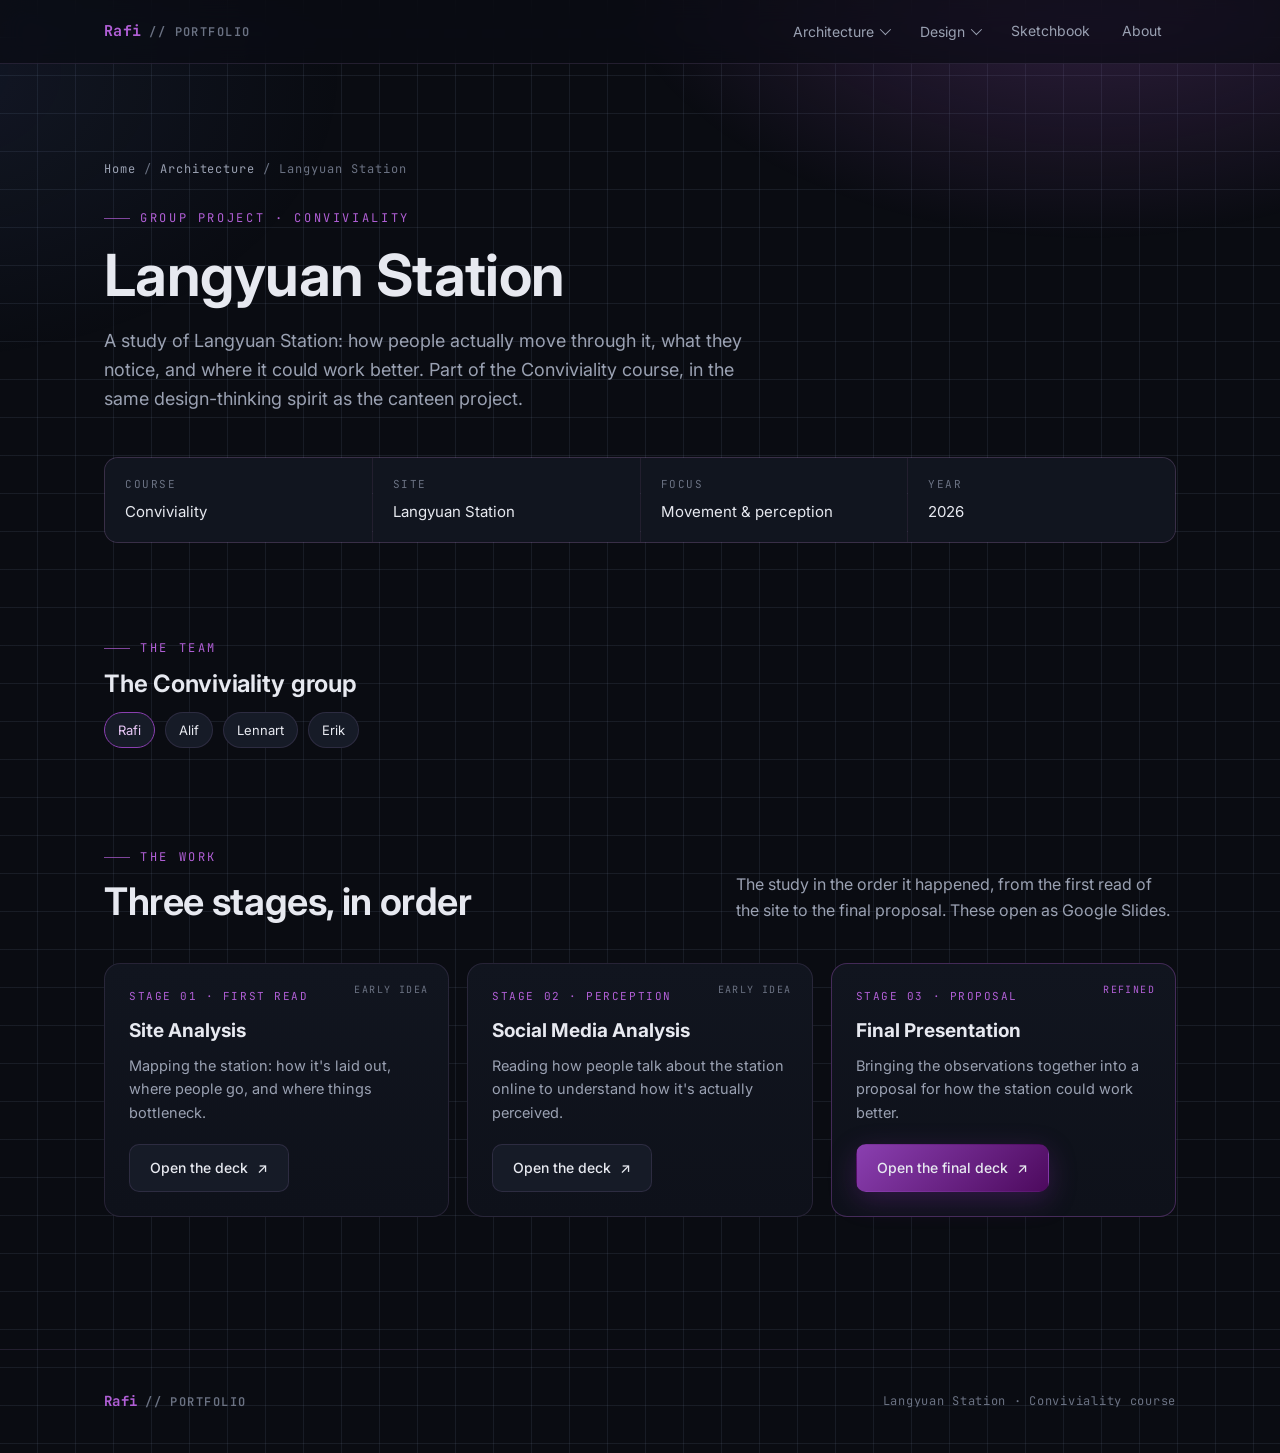
<file: projects/langyuan.html>
<!DOCTYPE html>
<html lang="en">
<head>
  <meta charset="UTF-8" />
  <meta name="viewport" content="width=device-width, initial-scale=1.0" />
  <title>Langyuan Station · Rafi</title>
  <meta name="description" content="A conviviality study of Langyuan Station: how people move through it, what they notice, and how it could work better." />
  <link rel="preconnect" href="https://fonts.googleapis.com" />
  <link rel="preconnect" href="https://fonts.gstatic.com" crossorigin />
  <link href="https://fonts.googleapis.com/css2?family=Inter:wght@400;500;600;700&family=JetBrains+Mono:wght@400;500&display=swap" rel="stylesheet" />
  <link rel="stylesheet" href="../assets/css/main.css" />
  <link rel="icon" href="../assets/favicon.svg" type="image/svg+xml" />
  <link rel="icon" href="../assets/favicon.png" sizes="32x32" />
  <link rel="apple-touch-icon" href="../assets/apple-touch-icon.png" />
  <meta property="og:type" content="website" />
  <meta property="og:site_name" content="Rafi · Portfolio" />
  <meta property="og:title" content="Langyuan Station · Rafi" />
  <meta property="og:description" content="A conviviality study of Langyuan Station: how people move through it, what they notice, and how it could work better." />
  <meta property="og:url" content="https://rafiadifa.github.io/Portfolio/projects/langyuan.html" />
  <meta property="og:image" content="https://rafiadifa.github.io/Portfolio/assets/img/og-cover.jpg" />
  <meta property="og:image:width" content="1200" />
  <meta property="og:image:height" content="630" />
  <meta name="twitter:card" content="summary_large_image" />
  <meta name="twitter:title" content="Langyuan Station · Rafi" />
  <meta name="twitter:description" content="A conviviality study of Langyuan Station: how people move through it, what they notice, and how it could work better." />
  <meta name="twitter:image" content="https://rafiadifa.github.io/Portfolio/assets/img/og-cover.jpg" />
</head>
<body>

  <!-- ===== Nav ===== -->
  <nav class="nav">
    <div class="wrap">
      <a class="brand" href="../index.html"><b>Rafi</b> <span>// PORTFOLIO</span></a>
      <button class="nav-toggle" aria-label="Menu"><span></span></button>
      <ul class="menu">
        <li class="has-dropdown">
          <button class="menu-trigger">Architecture <i class="caret"></i></button>
          <div class="dropdown">
            <a href="design-thinking.html">Design Thinking &middot; Qingfen Canteen<span class="tag">2026</span><small>Rethinking seat availability at busy times</small></a>
            <a href="lotus-mirage.html">The Lotus Mirage<span class="tag">VR</span><small>A glass pavilion that turns out hollow</small></a>
            <a href="langyuan.html">Langyuan Station<span class="tag">2026</span><small>Conviviality: movement &amp; perception</small></a>
          </div>
        </li>
        <li class="has-dropdown">
          <button class="menu-trigger">Design <i class="caret"></i></button>
          <div class="dropdown">
            <a href="steamy.html">Steamy &middot; Zijing Mascot<span class="tag">Mascot</span><small>1st-place college mascot</small></a>
            <a href="pottery.html">Blue Valentine &middot; Pottery<span class="tag">Craft</span><small>Hand-built ceramic rose</small></a>
            <a href="lab-poster.html">Lab Danger Poster<span class="tag">Poster</span><small>Concept and line art</small></a>
            <a href="xiumi.html">Uzbekistan Deep Dive<span class="tag">WeChat</span><small>Xiumi article design</small></a>
          </div>
        </li>
        <li><a href="sketchbook.html">Sketchbook</a></li>
        <li><a href="../index.html#about">About</a></li>
      </ul>
    </div>
  </nav>

  <!-- ===== Hero ===== -->
  <header class="proj-hero">
    <div class="wrap">
      <div class="crumbs"><a href="../index.html">Home</a> / <a href="../index.html#architecture">Architecture</a> / Langyuan Station</div>
      <span class="eyebrow">Group Project · Conviviality</span>
      <h1>Langyuan Station</h1>
      <p class="sub">
        A study of Langyuan Station: how people actually move through it, what they
        notice, and where it could work better. Part of the Conviviality course, in the
        same design-thinking spirit as the canteen project.
      </p>

      <div class="meta-grid">
        <div class="cell"><div class="k">Course</div><div class="v">Conviviality</div></div>
        <div class="cell"><div class="k">Site</div><div class="v">Langyuan Station</div></div>
        <div class="cell"><div class="k">Focus</div><div class="v">Movement &amp; perception</div></div>
        <div class="cell"><div class="k">Year</div><div class="v">2026</div></div>
      </div>
    </div>
  </header>

  <!-- ===== Team ===== -->
  <section class="section" style="padding-top:48px">
    <div class="wrap reveal">
      <span class="eyebrow">The Team</span>
      <h2 style="font-size:24px;margin:12px 0 14px">The Conviviality group</h2>
      <div class="members">
        <span class="chip me">Rafi</span>
        <span class="chip">Alif</span>
        <span class="chip">Lennart</span>
        <span class="chip">Erik</span>
      </div>
    </div>
  </section>

  <!-- ===== The decks ===== -->
  <section class="section" style="padding-top:0">
    <div class="wrap">
      <div class="section-head reveal">
        <div>
          <span class="eyebrow">The Work</span>
          <h2>Three stages, in order</h2>
        </div>
        <p>The study in the order it happened, from the first read of the site to the final proposal. These open as Google Slides.</p>
      </div>

      <div class="protos reveal">
        <article class="proto early">
          <div class="stage">Stage 01 · First read</div>
          <h4>Site Analysis</h4>
          <p>Mapping the station: how it's laid out, where people go, and where things bottleneck.</p>
          <a class="btn launch" href="https://docs.google.com/presentation/d/1BBlTqCVFHc9a7atTFVqC64dKecwu-AQq/edit?usp=sharing" target="_blank" rel="noopener">Open the deck <span class="arr">↗</span></a>
        </article>

        <article class="proto early">
          <div class="stage">Stage 02 · Perception</div>
          <h4>Social Media Analysis</h4>
          <p>Reading how people talk about the station online to understand how it's actually perceived.</p>
          <a class="btn launch" href="https://docs.google.com/presentation/d/1yPqHsn6vIgb8j5rR16GoysiIIKVKdDsZ/edit?usp=sharing" target="_blank" rel="noopener">Open the deck <span class="arr">↗</span></a>
        </article>

        <article class="proto refined">
          <div class="stage">Stage 03 · Proposal</div>
          <h4>Final Presentation</h4>
          <p>Bringing the observations together into a proposal for how the station could work better.</p>
          <a class="btn btn-primary launch" href="https://docs.google.com/presentation/d/1b954mTmerLmPmZYCL4WgofsfD7E8EhEe/edit?usp=sharing" target="_blank" rel="noopener">Open the final deck <span class="arr">↗</span></a>
        </article>
      </div>
    </div>
  </section>

  <!-- ===== Footer ===== -->
  <footer class="footer">
    <div class="wrap">
      <a class="brand" href="../index.html"><b>Rafi</b> <span>// PORTFOLIO</span></a>
      <span class="small">Langyuan Station · Conviviality course</span>
    </div>
  </footer>

  <script src="../assets/js/main.js"></script>
</body>
</html>
</file>
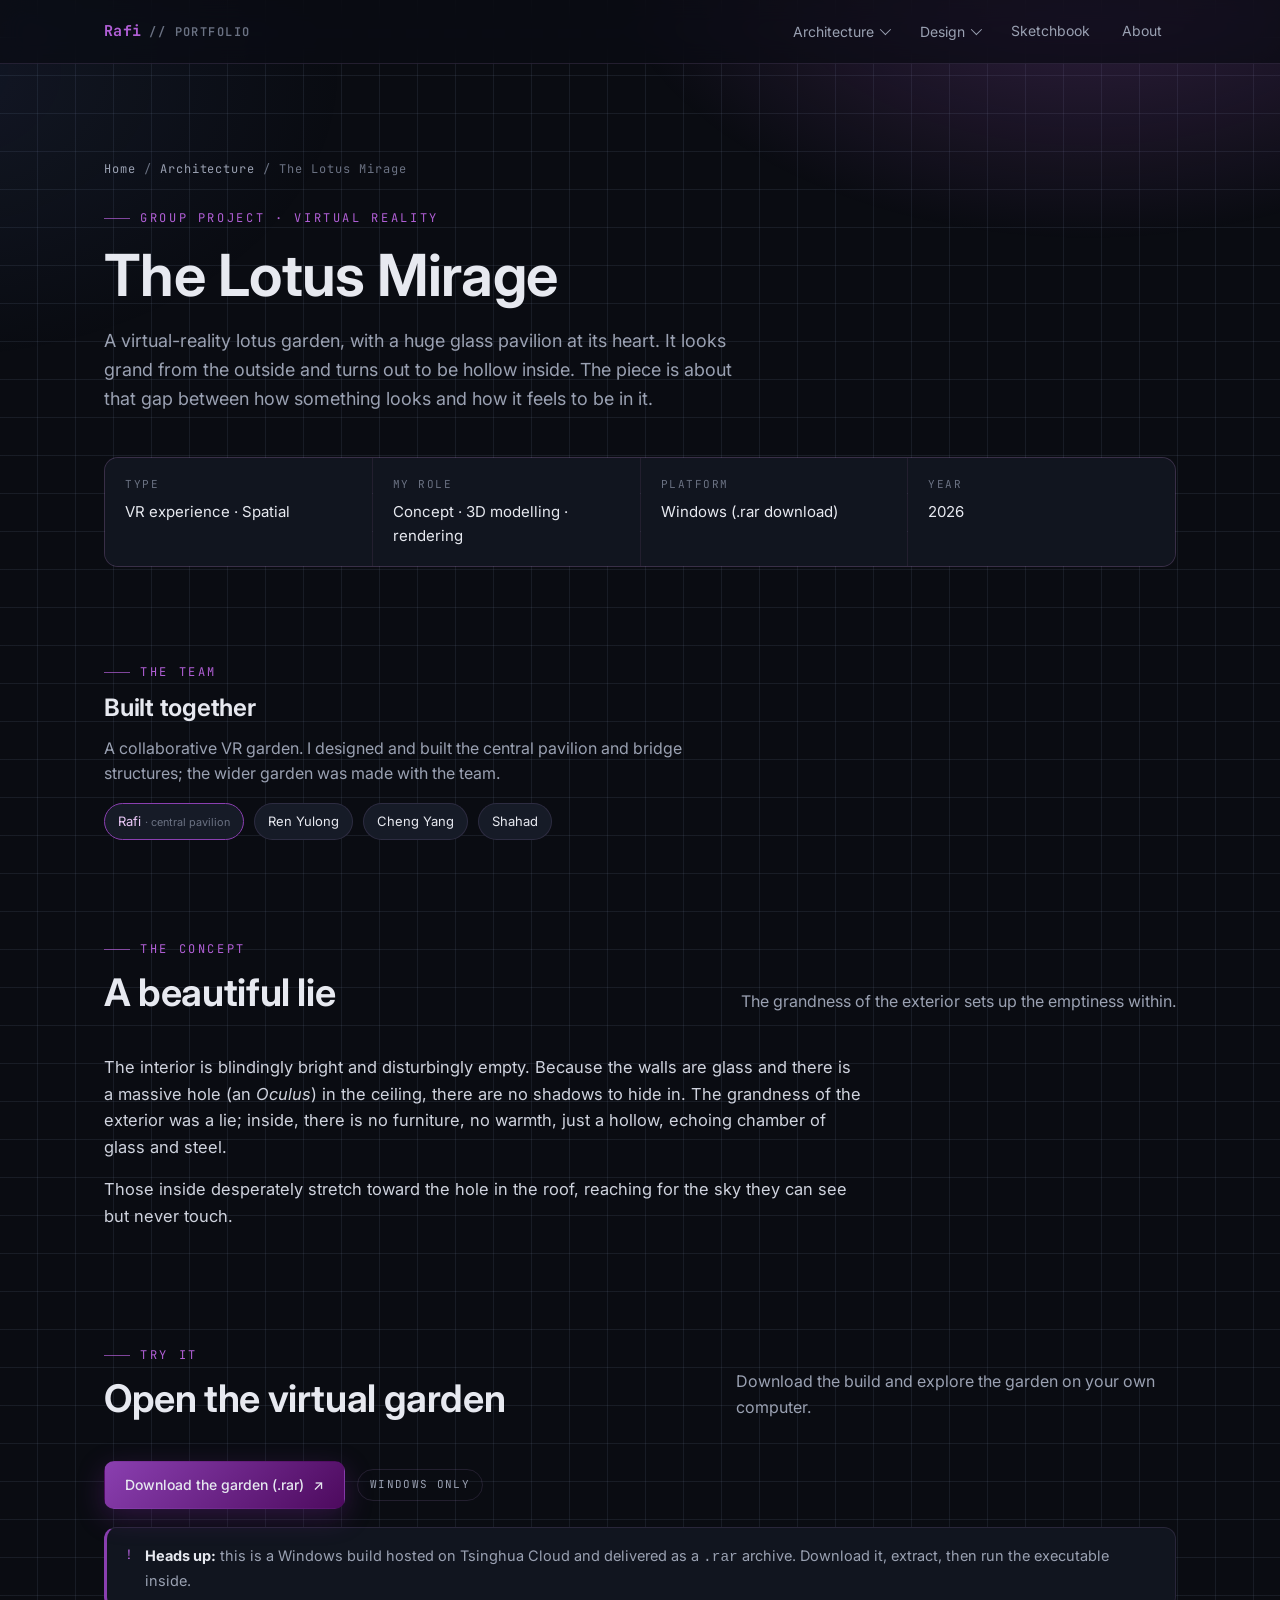
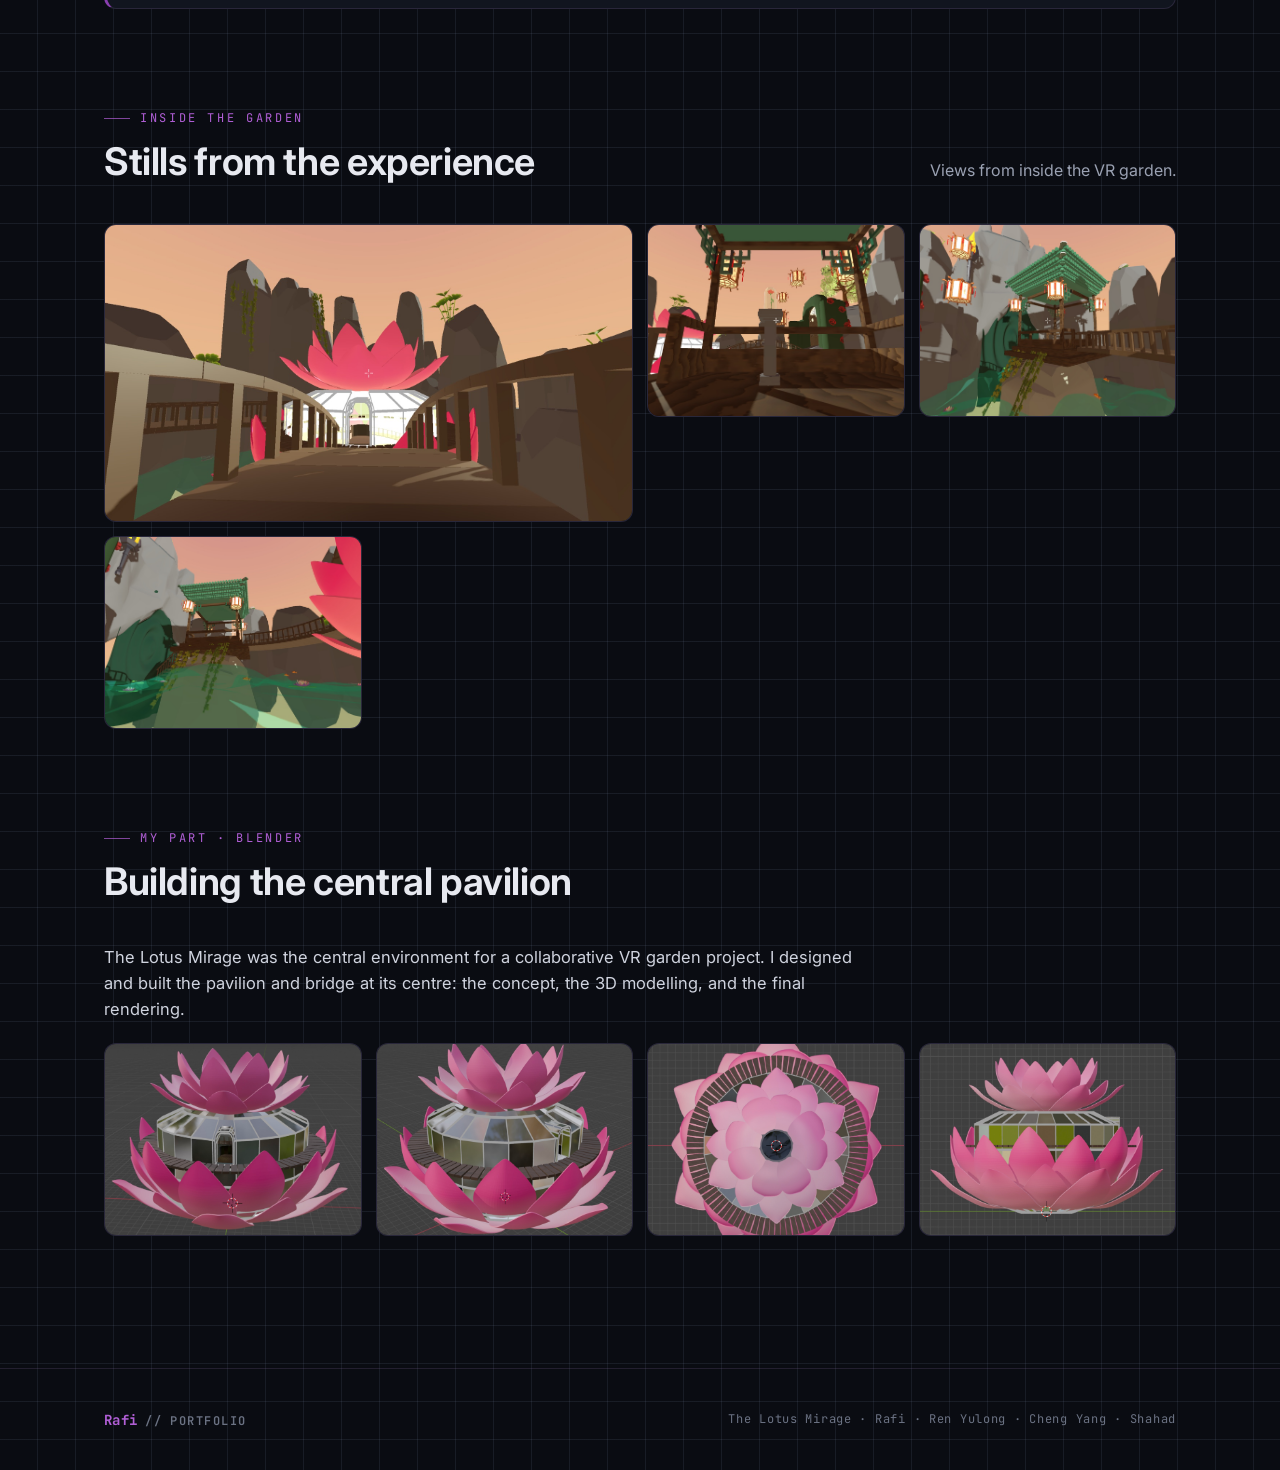
<file: projects/lotus-mirage.html>
<!DOCTYPE html>
<html lang="en">
<head>
  <meta charset="UTF-8" />
  <meta name="viewport" content="width=device-width, initial-scale=1.0" />
  <title>The Lotus Mirage · VR Garden · Rafi</title>
  <meta name="description" content="The Lotus Mirage · a virtual-reality lotus garden carrying a short story. A walkable VR space; download and explore it on your own machine." />
  <link rel="preconnect" href="https://fonts.googleapis.com" />
  <link rel="preconnect" href="https://fonts.gstatic.com" crossorigin />
  <link href="https://fonts.googleapis.com/css2?family=Inter:wght@400;500;600;700&family=JetBrains+Mono:wght@400;500&display=swap" rel="stylesheet" />
  <link rel="stylesheet" href="../assets/css/main.css" />
  <link rel="icon" href="../assets/favicon.svg" type="image/svg+xml" />
  <link rel="icon" href="../assets/favicon.png" sizes="32x32" />
  <link rel="apple-touch-icon" href="../assets/apple-touch-icon.png" />
  <meta property="og:type" content="website" />
  <meta property="og:site_name" content="Rafi · Portfolio" />
  <meta property="og:title" content="The Lotus Mirage · VR Garden · Rafi" />
  <meta property="og:description" content="The Lotus Mirage · a virtual-reality lotus garden carrying a short story. A walkable VR space; download and explore it on your own machine." />
  <meta property="og:url" content="https://rafiadifa.github.io/Portfolio/projects/lotus-mirage.html" />
  <meta property="og:image" content="https://rafiadifa.github.io/Portfolio/assets/img/og-cover.jpg" />
  <meta property="og:image:width" content="1200" />
  <meta property="og:image:height" content="630" />
  <meta name="twitter:card" content="summary_large_image" />
  <meta name="twitter:title" content="The Lotus Mirage · VR Garden · Rafi" />
  <meta name="twitter:description" content="The Lotus Mirage · a virtual-reality lotus garden carrying a short story. A walkable VR space; download and explore it on your own machine." />
  <meta name="twitter:image" content="https://rafiadifa.github.io/Portfolio/assets/img/og-cover.jpg" />
</head>
<body>

  <!-- ===== Nav ===== -->
  <nav class="nav">
    <div class="wrap">
      <a class="brand" href="../index.html"><b>Rafi</b> <span>// PORTFOLIO</span></a>
      <button class="nav-toggle" aria-label="Menu"><span></span></button>
      <ul class="menu">
        <li class="has-dropdown">
          <button class="menu-trigger">Architecture <i class="caret"></i></button>
          <div class="dropdown">
            <a href="design-thinking.html">Design Thinking · Qingfen Canteen<span class="tag">2026</span><small>Rethinking seat availability at busy times</small></a>
            <a href="lotus-mirage.html">The Lotus Mirage<span class="tag">VR</span><small>A glass pavilion that turns out hollow</small></a>
            <a href="langyuan.html">Langyuan Station<span class="tag">2026</span><small>Conviviality: movement &amp; perception</small></a>
          </div>
        </li>
        <li class="has-dropdown">
          <button class="menu-trigger">Design <i class="caret"></i></button>
          <div class="dropdown">
            <a href="steamy.html">Steamy · Zijing Mascot<span class="tag">Mascot</span><small>1st-place college mascot</small></a>
            <a href="pottery.html">Blue Valentine · Pottery<span class="tag">Craft</span><small>Hand-built ceramic rose</small></a>
            <a href="lab-poster.html">Lab Danger Poster<span class="tag">Poster</span><small>Concept and line art</small></a>
            <a href="xiumi.html">Uzbekistan Deep Dive<span class="tag">WeChat</span><small>Xiumi article design</small></a>
          </div>
        </li>
        <li><a href="sketchbook.html">Sketchbook</a></li>
        <li><a href="../index.html#about">About</a></li>
      </ul>
    </div>
  </nav>

  <!-- ===== Hero ===== -->
  <header class="proj-hero">
    <div class="wrap">
      <div class="crumbs"><a href="../index.html">Home</a> / <a href="../index.html#architecture">Architecture</a> / The Lotus Mirage</div>
      <span class="eyebrow">Group Project · Virtual Reality</span>
      <h1>The Lotus Mirage</h1>
      <p class="sub">
        A virtual-reality lotus garden, with a huge glass pavilion at its heart. It
        looks grand from the outside and turns out to be hollow inside. The piece is
        about that gap between how something looks and how it feels to be in it.
      </p>

      <div class="meta-grid">
        <div class="cell"><div class="k">Type</div><div class="v">VR experience · Spatial</div></div>
        <div class="cell"><div class="k">My role</div><div class="v">Concept · 3D modelling · rendering</div></div>
        <div class="cell"><div class="k">Platform</div><div class="v">Windows (.rar download)</div></div>
        <div class="cell"><div class="k">Year</div><div class="v">2026</div></div>
      </div>
    </div>
  </header>

  <!-- ===== Team ===== -->
  <section class="section" style="padding-top:48px">
    <div class="wrap reveal">
      <span class="eyebrow">The Team</span>
      <h2 style="font-size:24px;margin:12px 0 14px">Built together</h2>
      <p class="muted" style="max-width:640px;margin:0 0 16px">
        A collaborative VR garden. I designed and built the central pavilion and bridge
        structures; the wider garden was made with the team.
      </p>
      <div class="members">
        <span class="chip me">Rafi <small style="color:var(--faint)">· central pavilion</small></span>
        <span class="chip">Ren Yulong</span>
        <span class="chip">Cheng Yang</span>
        <span class="chip">Shahad</span>
      </div>
    </div>
  </section>

  <!-- ===== Concept ===== -->
  <section class="section" style="padding-top:0">
    <div class="wrap">
      <div class="section-head reveal">
        <div>
          <span class="eyebrow">The Concept</span>
          <h2>A beautiful lie</h2>
        </div>
        <p>The grandness of the exterior sets up the emptiness within.</p>
      </div>
      <div class="prose reveal" style="max-width:760px">
        <p>
          The interior is blindingly bright and disturbingly empty. Because the walls
          are glass and there is a massive hole (an <em>Oculus</em>) in the ceiling,
          there are no shadows to hide in. The grandness of the exterior was a lie;
          inside, there is no furniture, no warmth, just a hollow, echoing chamber of
          glass and steel.
        </p>
        <p>
          Those inside desperately stretch toward the hole in the roof, reaching for
          the sky they can see but never touch.
        </p>
      </div>
    </div>
  </section>

  <!-- ===== Download ===== -->
  <section class="section" style="padding-top:0">
    <div class="wrap">
      <div class="section-head reveal">
        <div>
          <span class="eyebrow">Try It</span>
          <h2>Open the virtual garden</h2>
        </div>
        <p>Download the build and explore the garden on your own computer.</p>
      </div>
      <div class="reveal">
        <div class="dl-row">
          <a class="btn btn-primary" href="https://cloud.tsinghua.edu.cn/d/8738f2fc613545f596a3/" target="_blank" rel="noopener">Download the garden (.rar) <span class="arr">↗</span></a>
          <span class="platform-tag">WINDOWS ONLY</span>
        </div>
        <div class="notice">
          <span class="ic">!</span>
          <p><strong>Heads up:</strong> this is a Windows build hosted on Tsinghua Cloud and delivered as a <code>.rar</code> archive. Download it, extract, then run the executable inside.</p>
        </div>
      </div>
    </div>
  </section>

  <!-- ===== Media ===== -->
  <section class="section" style="padding-top:0">
    <div class="wrap">
      <div class="section-head reveal">
        <div>
          <span class="eyebrow">Inside the Garden</span>
          <h2>Stills from the experience</h2>
        </div>
        <p>Views from inside the VR garden.</p>
      </div>
      <div class="gallery reveal">
        <a class="tile wide" href="../assets/img/lotus/hero.jpg" target="_blank" rel="noopener"><img src="../assets/img/lotus/hero.jpg" alt="The lotus pavilion at the centre of the garden" loading="lazy" /></a>
        <a class="tile" href="../assets/img/lotus/scene-01.jpg" target="_blank" rel="noopener"><img src="../assets/img/lotus/scene-01.jpg" alt="Garden pavilion with lanterns" loading="lazy" /></a>
        <a class="tile" href="../assets/img/lotus/scene-02.jpg" target="_blank" rel="noopener"><img src="../assets/img/lotus/scene-02.jpg" alt="Garden scene" loading="lazy" /></a>
        <a class="tile" href="../assets/img/lotus/scene-03.jpg" target="_blank" rel="noopener"><img src="../assets/img/lotus/scene-03.jpg" alt="Lotus Mirage scene" loading="lazy" /></a>
      </div>
    </div>
  </section>

  <!-- ===== Modelling ===== -->
  <section class="section" style="padding-top:0">
    <div class="wrap">
      <div class="section-head reveal">
        <div>
          <span class="eyebrow">My Part · Blender</span>
          <h2>Building the central pavilion</h2>
        </div>
      </div>
      <div class="prose reveal" style="max-width:760px;margin-bottom:20px">
        <p>
          The Lotus Mirage was the central environment for a collaborative VR garden
          project. I designed and built the pavilion and bridge at its centre: the
          concept, the 3D modelling, and the final rendering.
        </p>
      </div>
      <div class="gallery reveal">
        <a class="tile" href="../assets/img/lotus/model-01.jpg" target="_blank" rel="noopener"><img src="../assets/img/lotus/model-01.jpg" alt="Lotus pavilion model · perspective" loading="lazy" /></a>
        <a class="tile" href="../assets/img/lotus/model-02.jpg" target="_blank" rel="noopener"><img src="../assets/img/lotus/model-02.jpg" alt="Lotus pavilion model · open petals" loading="lazy" /></a>
        <a class="tile" href="../assets/img/lotus/model-top.jpg" target="_blank" rel="noopener"><img src="../assets/img/lotus/model-top.jpg" alt="Lotus model · top view" loading="lazy" /></a>
        <a class="tile" href="../assets/img/lotus/model-side.jpg" target="_blank" rel="noopener"><img src="../assets/img/lotus/model-side.jpg" alt="Lotus model · side view" loading="lazy" /></a>
      </div>
    </div>
  </section>

  <!-- ===== Footer ===== -->
  <footer class="footer">
    <div class="wrap">
      <a class="brand" href="../index.html"><b>Rafi</b> <span>// PORTFOLIO</span></a>
      <span class="small">The Lotus Mirage · Rafi · Ren Yulong · Cheng Yang · Shahad</span>
    </div>
  </footer>

  <script src="../assets/js/main.js"></script>
</body>
</html>
</file>
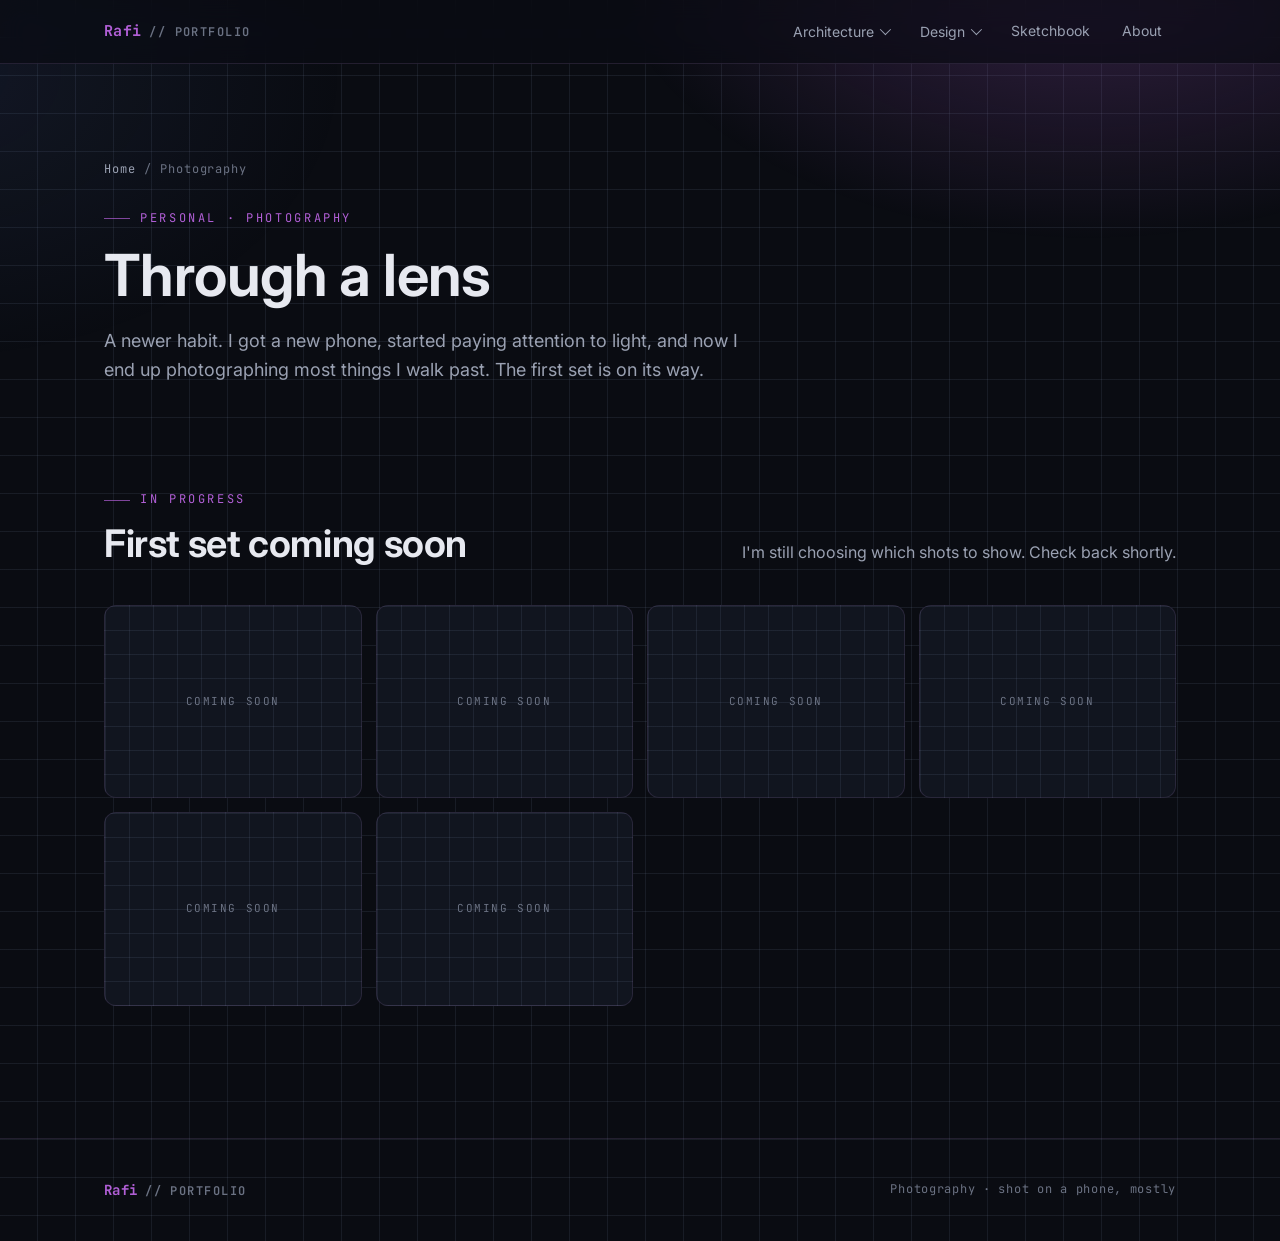
<file: projects/photography.html>
<!DOCTYPE html>
<html lang="en">
<head>
  <meta charset="UTF-8" />
  <meta name="viewport" content="width=device-width, initial-scale=1.0" />
  <title>Photography · Rafi</title>
  <meta name="description" content="Rafi's photography: a newer habit, one phone camera and a lot of walking." />
  <link rel="preconnect" href="https://fonts.googleapis.com" />
  <link rel="preconnect" href="https://fonts.gstatic.com" crossorigin />
  <link href="https://fonts.googleapis.com/css2?family=Inter:wght@400;500;600;700&family=JetBrains+Mono:wght@400;500&display=swap" rel="stylesheet" />
  <link rel="stylesheet" href="../assets/css/main.css" />
  <link rel="icon" href="../assets/favicon.svg" type="image/svg+xml" />
  <link rel="icon" href="../assets/favicon.png" sizes="32x32" />
  <link rel="apple-touch-icon" href="../assets/apple-touch-icon.png" />
  <meta property="og:type" content="website" />
  <meta property="og:site_name" content="Rafi · Portfolio" />
  <meta property="og:title" content="Photography · Rafi" />
  <meta property="og:description" content="Rafi's photography: a newer habit, one phone camera and a lot of walking." />
  <meta property="og:url" content="https://rafiadifa.github.io/Portfolio/projects/photography.html" />
  <meta property="og:image" content="https://rafiadifa.github.io/Portfolio/assets/img/og-cover.jpg" />
  <meta property="og:image:width" content="1200" />
  <meta property="og:image:height" content="630" />
  <meta name="twitter:card" content="summary_large_image" />
  <meta name="twitter:title" content="Photography · Rafi" />
  <meta name="twitter:description" content="Rafi's photography: a newer habit, one phone camera and a lot of walking." />
  <meta name="twitter:image" content="https://rafiadifa.github.io/Portfolio/assets/img/og-cover.jpg" />
</head>
<body>

  <!-- ===== Nav ===== -->
  <nav class="nav">
    <div class="wrap">
      <a class="brand" href="../index.html"><b>Rafi</b> <span>// PORTFOLIO</span></a>
      <button class="nav-toggle" aria-label="Menu"><span></span></button>
      <ul class="menu">
        <li class="has-dropdown">
          <button class="menu-trigger">Architecture <i class="caret"></i></button>
          <div class="dropdown">
            <a href="design-thinking.html">Design Thinking &middot; Qingfen Canteen<span class="tag">2026</span><small>Rethinking seat availability at busy times</small></a>
            <a href="lotus-mirage.html">The Lotus Mirage<span class="tag">VR</span><small>A glass pavilion that turns out hollow</small></a>
            <a href="langyuan.html">Langyuan Station<span class="tag">2026</span><small>Conviviality: movement &amp; perception</small></a>
          </div>
        </li>
        <li class="has-dropdown">
          <button class="menu-trigger">Design <i class="caret"></i></button>
          <div class="dropdown">
            <a href="steamy.html">Steamy &middot; Zijing Mascot<span class="tag">Mascot</span><small>1st-place college mascot</small></a>
            <a href="pottery.html">Blue Valentine &middot; Pottery<span class="tag">Craft</span><small>Hand-built ceramic rose</small></a>
            <a href="lab-poster.html">Lab Danger Poster<span class="tag">Poster</span><small>Concept and line art</small></a>
            <a href="xiumi.html">Uzbekistan Deep Dive<span class="tag">WeChat</span><small>Xiumi article design</small></a>
          </div>
        </li>
        <li><a href="sketchbook.html">Sketchbook</a></li>
        <li><a href="../index.html#about">About</a></li>
      </ul>
    </div>
  </nav>

  <!-- ===== Hero ===== -->
  <header class="proj-hero">
    <div class="wrap">
      <div class="crumbs"><a href="../index.html">Home</a> / Photography</div>
      <span class="eyebrow">Personal · Photography</span>
      <h1>Through a lens</h1>
      <p class="sub">
        A newer habit. I got a new phone, started paying attention to light, and now
        I end up photographing most things I walk past. The first set is on its way.
      </p>
    </div>
  </header>

  <!-- ===== Coming soon ===== -->
  <section class="section" style="padding-top:40px">
    <div class="wrap">
      <div class="section-head reveal">
        <div>
          <span class="eyebrow">In Progress</span>
          <h2>First set coming soon</h2>
        </div>
        <p>I'm still choosing which shots to show. Check back shortly.</p>
      </div>
      <div class="gallery reveal" style="grid-template-columns:repeat(auto-fill,minmax(220px,1fr))">
        <div class="tile ph"><span>COMING SOON</span></div>
        <div class="tile ph"><span>COMING SOON</span></div>
        <div class="tile ph"><span>COMING SOON</span></div>
        <div class="tile ph"><span>COMING SOON</span></div>
        <div class="tile ph"><span>COMING SOON</span></div>
        <div class="tile ph"><span>COMING SOON</span></div>
      </div>
    </div>
  </section>

  <!-- ===== Footer ===== -->
  <footer class="footer">
    <div class="wrap">
      <a class="brand" href="../index.html"><b>Rafi</b> <span>// PORTFOLIO</span></a>
      <span class="small">Photography · shot on a phone, mostly</span>
    </div>
  </footer>

  <script src="../assets/js/main.js"></script>
</body>
</html>
</file>
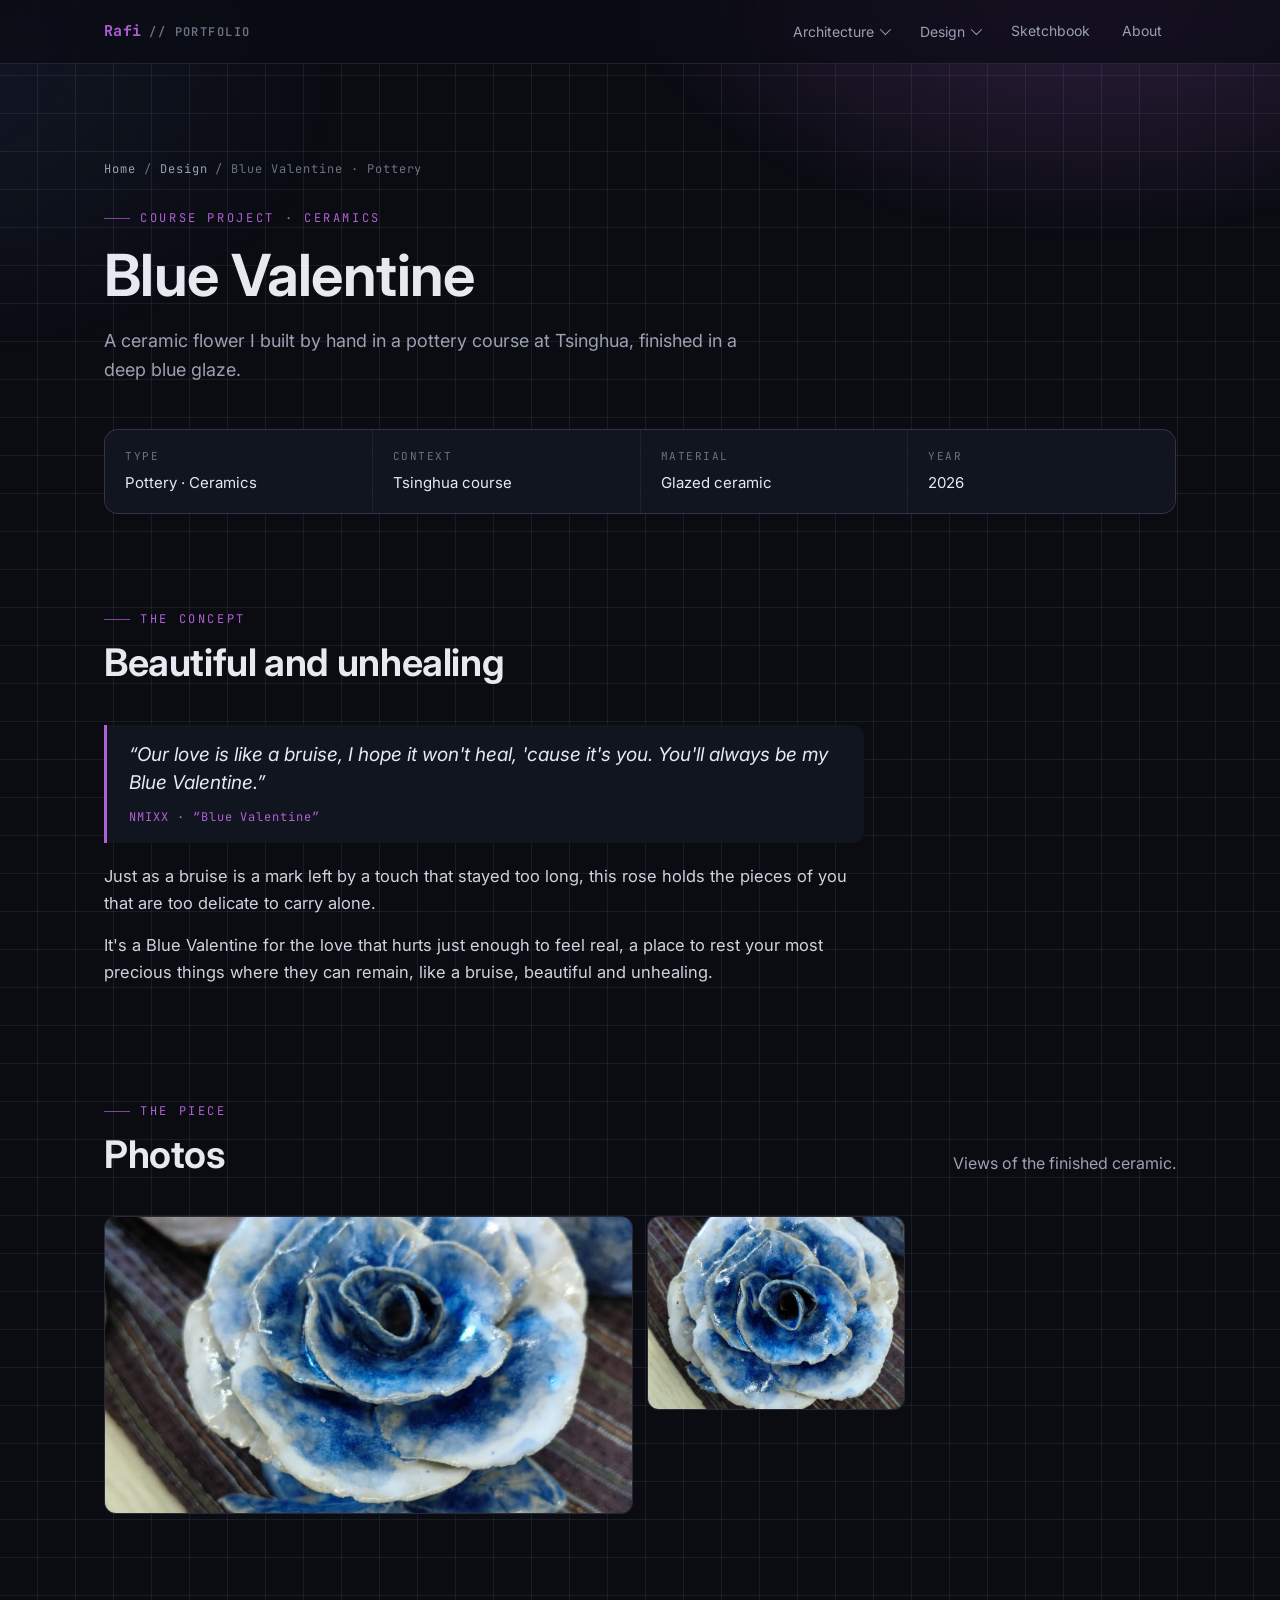
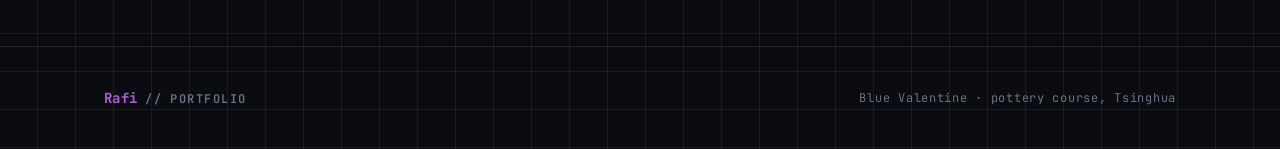
<file: projects/pottery.html>
<!DOCTYPE html>
<html lang="en">
<head>
  <meta charset="UTF-8" />
  <meta name="viewport" content="width=device-width, initial-scale=1.0" />
  <title>Blue Valentine · Pottery · Rafi</title>
  <meta name="description" content="Blue Valentine · a hand-built ceramic piece from a Tsinghua pottery course, with the concept and process behind its form and glaze." />
  <link rel="preconnect" href="https://fonts.googleapis.com" />
  <link rel="preconnect" href="https://fonts.gstatic.com" crossorigin />
  <link href="https://fonts.googleapis.com/css2?family=Inter:wght@400;500;600;700&family=JetBrains+Mono:wght@400;500&display=swap" rel="stylesheet" />
  <link rel="stylesheet" href="../assets/css/main.css" />
  <link rel="icon" href="../assets/favicon.svg" type="image/svg+xml" />
  <link rel="icon" href="../assets/favicon.png" sizes="32x32" />
  <link rel="apple-touch-icon" href="../assets/apple-touch-icon.png" />
  <meta property="og:type" content="website" />
  <meta property="og:site_name" content="Rafi · Portfolio" />
  <meta property="og:title" content="Blue Valentine · Pottery · Rafi" />
  <meta property="og:description" content="Blue Valentine · a hand-built ceramic piece from a Tsinghua pottery course, with the concept and process behind its form and glaze." />
  <meta property="og:url" content="https://rafiadifa.github.io/Portfolio/projects/pottery.html" />
  <meta property="og:image" content="https://rafiadifa.github.io/Portfolio/assets/img/og-cover.jpg" />
  <meta property="og:image:width" content="1200" />
  <meta property="og:image:height" content="630" />
  <meta name="twitter:card" content="summary_large_image" />
  <meta name="twitter:title" content="Blue Valentine · Pottery · Rafi" />
  <meta name="twitter:description" content="Blue Valentine · a hand-built ceramic piece from a Tsinghua pottery course, with the concept and process behind its form and glaze." />
  <meta name="twitter:image" content="https://rafiadifa.github.io/Portfolio/assets/img/og-cover.jpg" />
</head>
<body>

  <!-- ===== Nav ===== -->
  <nav class="nav">
    <div class="wrap">
      <a class="brand" href="../index.html"><b>Rafi</b> <span>// PORTFOLIO</span></a>
      <button class="nav-toggle" aria-label="Menu"><span></span></button>
      <ul class="menu">
        <li class="has-dropdown">
          <button class="menu-trigger">Architecture <i class="caret"></i></button>
          <div class="dropdown">
            <a href="design-thinking.html">Design Thinking · Qingfen Canteen<span class="tag">2026</span><small>Rethinking seat availability at busy times</small></a>
            <a href="lotus-mirage.html">The Lotus Mirage<span class="tag">VR</span><small>A glass pavilion that turns out hollow</small></a>
            <a href="langyuan.html">Langyuan Station<span class="tag">2026</span><small>Conviviality: movement &amp; perception</small></a>
          </div>
        </li>
        <li class="has-dropdown">
          <button class="menu-trigger">Design <i class="caret"></i></button>
          <div class="dropdown">
            <a href="steamy.html">Steamy · Zijing Mascot<span class="tag">Mascot</span><small>1st-place college mascot</small></a>
            <a href="pottery.html">Blue Valentine · Pottery<span class="tag">Craft</span><small>Hand-built ceramic rose</small></a>
            <a href="lab-poster.html">Lab Danger Poster<span class="tag">Poster</span><small>Concept and line art</small></a>
            <a href="xiumi.html">Uzbekistan Deep Dive<span class="tag">WeChat</span><small>Xiumi article design</small></a>
          </div>
        </li>
        <li><a href="sketchbook.html">Sketchbook</a></li>
        <li><a href="../index.html#about">About</a></li>
      </ul>
    </div>
  </nav>

  <!-- ===== Hero ===== -->
  <header class="proj-hero">
    <div class="wrap">
      <div class="crumbs"><a href="../index.html">Home</a> / <a href="../index.html#design">Design</a> / Blue Valentine · Pottery</div>
      <span class="eyebrow">Course Project · Ceramics</span>
      <h1>Blue Valentine</h1>
      <p class="sub">
        A ceramic flower I built by hand in a pottery course at Tsinghua, finished
        in a deep blue glaze.
      </p>

      <div class="meta-grid">
        <div class="cell"><div class="k">Type</div><div class="v">Pottery · Ceramics</div></div>
        <div class="cell"><div class="k">Context</div><div class="v">Tsinghua course</div></div>
        <div class="cell"><div class="k">Material</div><div class="v">Glazed ceramic</div></div>
        <div class="cell"><div class="k">Year</div><div class="v">2026</div></div>
      </div>
    </div>
  </header>

  <!-- ===== Concept ===== -->
  <section class="section" style="padding-top:48px">
    <div class="wrap">
      <div class="section-head reveal">
        <div>
          <span class="eyebrow">The Concept</span>
          <h2>Beautiful and unhealing</h2>
        </div>
      </div>
      <div class="prose reveal" style="max-width:760px">
        <blockquote class="quote">
          <p>“Our love is like a bruise, I hope it won't heal, 'cause it's you. You'll always be my Blue Valentine.”</p>
          <cite>NMIXX · “Blue Valentine”</cite>
        </blockquote>
        <p>
          Just as a bruise is a mark left by a touch that stayed too long, this rose
          holds the pieces of you that are too delicate to carry alone.
        </p>
        <p>
          It's a Blue Valentine for the love that hurts just enough to feel real, a
          place to rest your most precious things where they can remain, like a bruise,
          beautiful and unhealing.
        </p>
      </div>
    </div>
  </section>

  <!-- ===== Photos ===== -->
  <section class="section" style="padding-top:0">
    <div class="wrap">
      <div class="section-head reveal">
        <div>
          <span class="eyebrow">The Piece</span>
          <h2>Photos</h2>
        </div>
        <p>Views of the finished ceramic.</p>
      </div>
      <div class="gallery reveal">
        <a class="tile wide" href="../assets/img/pottery/01.jpg" target="_blank" rel="noopener"><img src="../assets/img/pottery/01.jpg" alt="Blue Valentine · glazed ceramic flower" loading="lazy" /></a>
        <a class="tile" href="../assets/img/pottery/02.jpg" target="_blank" rel="noopener"><img src="../assets/img/pottery/02.jpg" alt="Blue Valentine · another view" loading="lazy" /></a>
      </div>
    </div>
  </section>

  <!-- ===== Footer ===== -->
  <footer class="footer">
    <div class="wrap">
      <a class="brand" href="../index.html"><b>Rafi</b> <span>// PORTFOLIO</span></a>
      <span class="small">Blue Valentine · pottery course, Tsinghua</span>
    </div>
  </footer>

  <script src="../assets/js/main.js"></script>
</body>
</html>
</file>
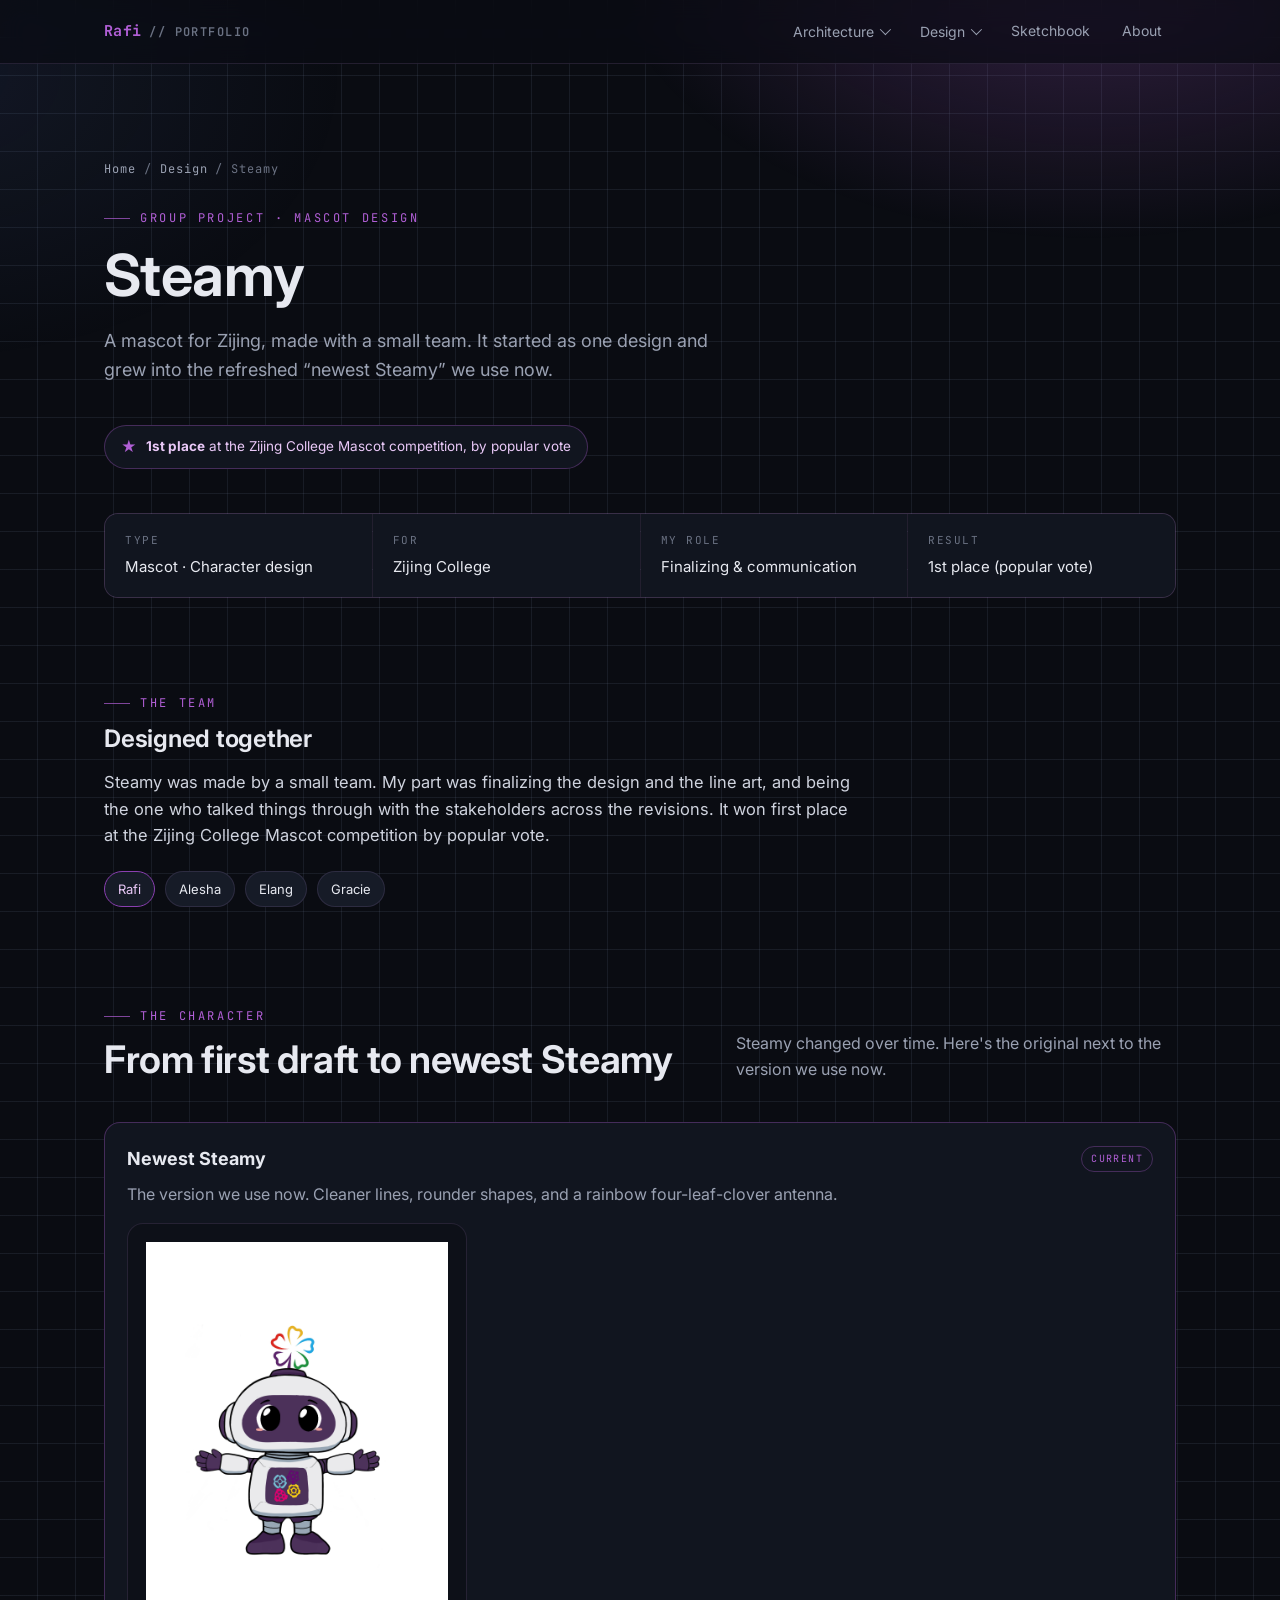
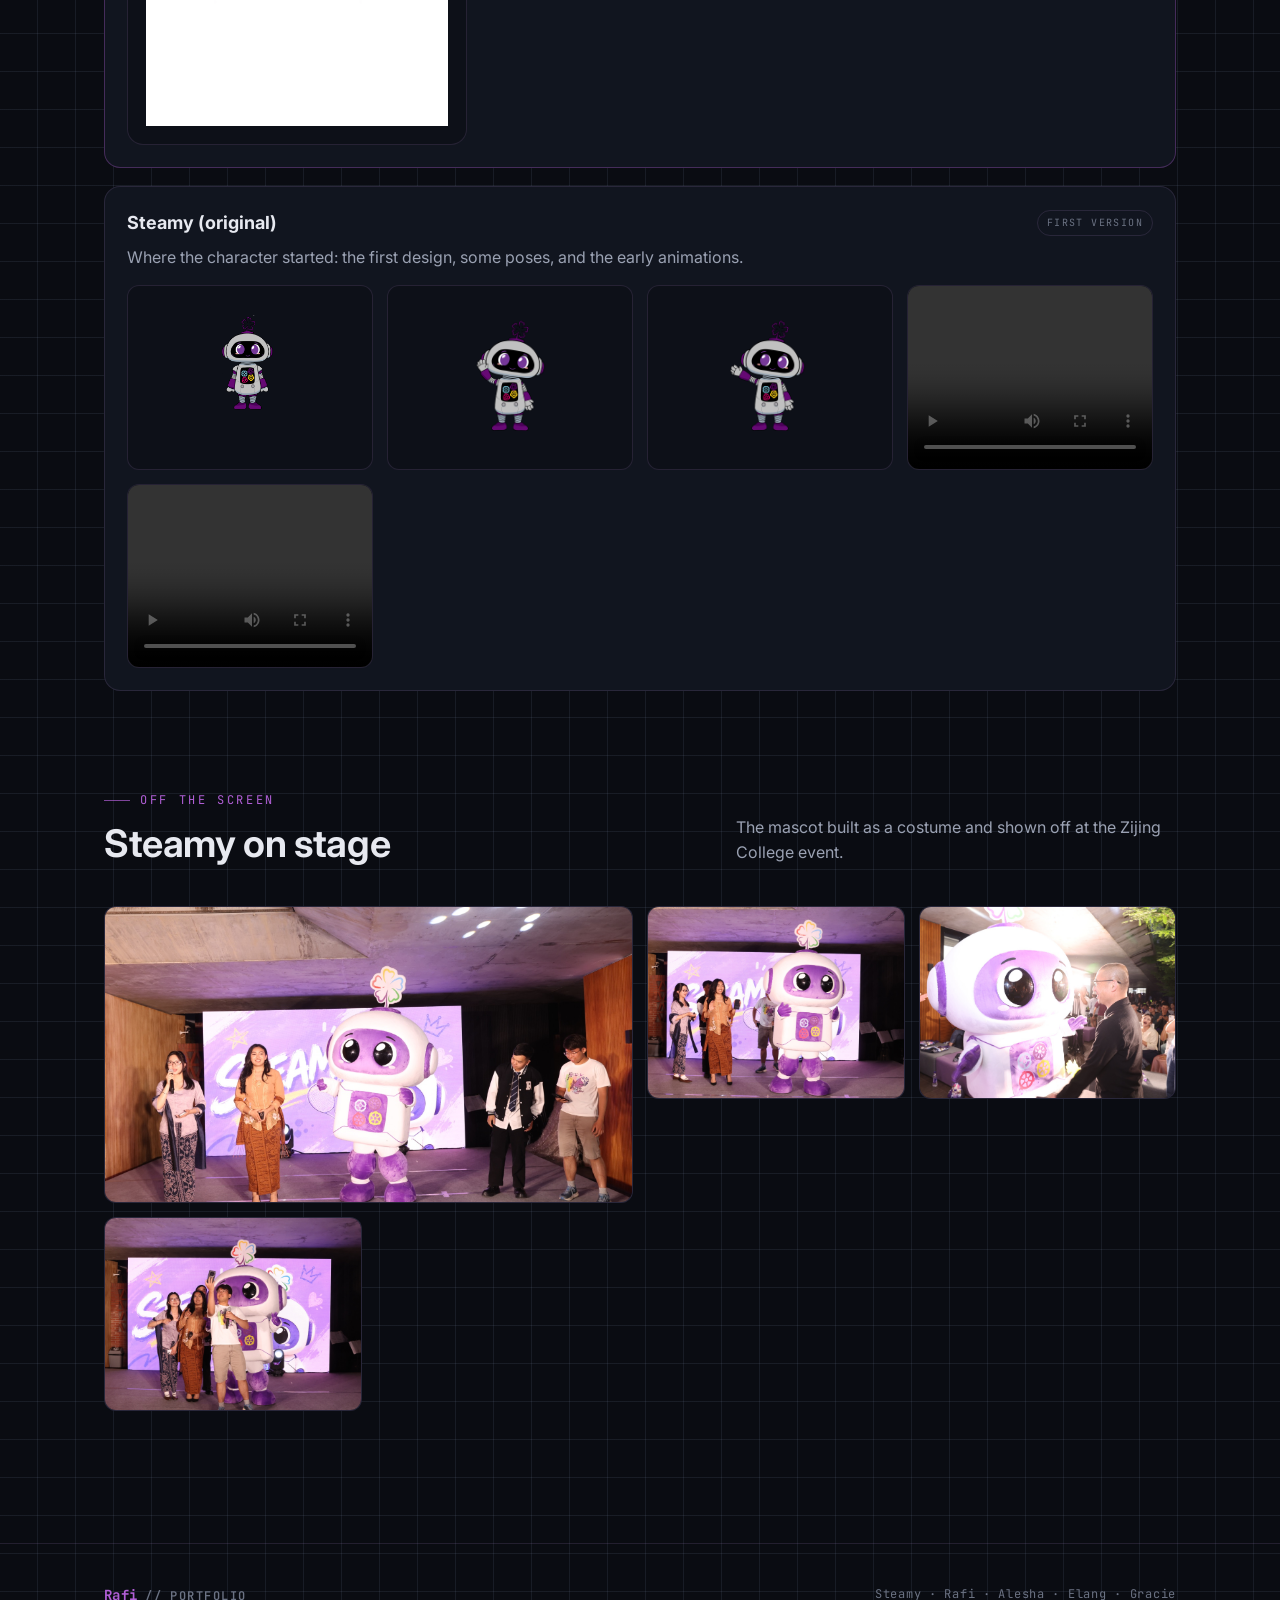
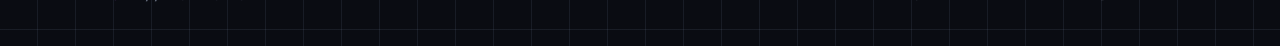
<file: projects/steamy.html>
<!DOCTYPE html>
<html lang="en">
<head>
  <meta charset="UTF-8" />
  <meta name="viewport" content="width=device-width, initial-scale=1.0" />
  <title>Steamy · Zijing Mascot · Rafi</title>
  <meta name="description" content="Steamy · a mascot designed for Zijing with a team. From the original character to the latest refreshed version." />
  <link rel="preconnect" href="https://fonts.googleapis.com" />
  <link rel="preconnect" href="https://fonts.gstatic.com" crossorigin />
  <link href="https://fonts.googleapis.com/css2?family=Inter:wght@400;500;600;700&family=JetBrains+Mono:wght@400;500&display=swap" rel="stylesheet" />
  <link rel="stylesheet" href="../assets/css/main.css" />
  <link rel="icon" href="../assets/favicon.svg" type="image/svg+xml" />
  <link rel="icon" href="../assets/favicon.png" sizes="32x32" />
  <link rel="apple-touch-icon" href="../assets/apple-touch-icon.png" />
  <meta property="og:type" content="website" />
  <meta property="og:site_name" content="Rafi · Portfolio" />
  <meta property="og:title" content="Steamy · Zijing Mascot · Rafi" />
  <meta property="og:description" content="Steamy · a mascot designed for Zijing with a team. From the original character to the latest refreshed version." />
  <meta property="og:url" content="https://rafiadifa.github.io/Portfolio/projects/steamy.html" />
  <meta property="og:image" content="https://rafiadifa.github.io/Portfolio/assets/img/og-cover.jpg" />
  <meta property="og:image:width" content="1200" />
  <meta property="og:image:height" content="630" />
  <meta name="twitter:card" content="summary_large_image" />
  <meta name="twitter:title" content="Steamy · Zijing Mascot · Rafi" />
  <meta name="twitter:description" content="Steamy · a mascot designed for Zijing with a team. From the original character to the latest refreshed version." />
  <meta name="twitter:image" content="https://rafiadifa.github.io/Portfolio/assets/img/og-cover.jpg" />
</head>
<body>

  <!-- ===== Nav ===== -->
  <nav class="nav">
    <div class="wrap">
      <a class="brand" href="../index.html"><b>Rafi</b> <span>// PORTFOLIO</span></a>
      <button class="nav-toggle" aria-label="Menu"><span></span></button>
      <ul class="menu">
        <li class="has-dropdown">
          <button class="menu-trigger">Architecture <i class="caret"></i></button>
          <div class="dropdown">
            <a href="design-thinking.html">Design Thinking · Qingfen Canteen<span class="tag">2026</span><small>Rethinking seat availability at busy times</small></a>
            <a href="lotus-mirage.html">The Lotus Mirage<span class="tag">VR</span><small>A glass pavilion that turns out hollow</small></a>
            <a href="langyuan.html">Langyuan Station<span class="tag">2026</span><small>Conviviality: movement &amp; perception</small></a>
          </div>
        </li>
        <li class="has-dropdown">
          <button class="menu-trigger">Design <i class="caret"></i></button>
          <div class="dropdown">
            <a href="steamy.html">Steamy · Zijing Mascot<span class="tag">Mascot</span><small>1st-place college mascot</small></a>
            <a href="pottery.html">Blue Valentine · Pottery<span class="tag">Craft</span><small>Hand-built ceramic rose</small></a>
            <a href="lab-poster.html">Lab Danger Poster<span class="tag">Poster</span><small>Concept and line art</small></a>
            <a href="xiumi.html">Uzbekistan Deep Dive<span class="tag">WeChat</span><small>Xiumi article design</small></a>
          </div>
        </li>
        <li><a href="sketchbook.html">Sketchbook</a></li>
        <li><a href="../index.html#about">About</a></li>
      </ul>
    </div>
  </nav>

  <!-- ===== Hero ===== -->
  <header class="proj-hero">
    <div class="wrap">
      <div class="crumbs"><a href="../index.html">Home</a> / <a href="../index.html#design">Design</a> / Steamy</div>
      <span class="eyebrow">Group Project · Mascot Design</span>
      <h1>Steamy</h1>
      <p class="sub">
        A mascot for Zijing, made with a small team. It started as one design and
        grew into the refreshed “newest Steamy” we use now.
      </p>

      <div class="award">
        <span class="star">★</span>
        <span><strong>1st place</strong> at the Zijing College Mascot competition, by popular vote</span>
      </div>

      <div class="meta-grid">
        <div class="cell"><div class="k">Type</div><div class="v">Mascot · Character design</div></div>
        <div class="cell"><div class="k">For</div><div class="v">Zijing College</div></div>
        <div class="cell"><div class="k">My role</div><div class="v">Finalizing &amp; communication</div></div>
        <div class="cell"><div class="k">Result</div><div class="v">1st place (popular vote)</div></div>
      </div>
    </div>
  </header>

  <!-- ===== Overview / Team ===== -->
  <section class="section" style="padding-top:48px">
    <div class="wrap reveal">
      <span class="eyebrow">The Team</span>
      <h2 style="font-size:24px;margin:12px 0 14px">Designed together</h2>
      <div class="prose" style="max-width:760px;margin-bottom:22px">
        <p>
          Steamy was made by a small team. My part was finalizing the design and the
          line art, and being the one who talked things through with the stakeholders
          across the revisions. It won first place at the Zijing College Mascot
          competition by popular vote.
        </p>
      </div>
      <div class="members">
        <span class="chip me">Rafi</span>
        <span class="chip">Alesha</span>
        <span class="chip">Elang</span>
        <span class="chip">Gracie</span>
      </div>
    </div>
  </section>

  <!-- ===== Versions ===== -->
  <section class="section" style="padding-top:0">
    <div class="wrap">
      <div class="section-head reveal">
        <div>
          <span class="eyebrow">The Character</span>
          <h2>From first draft to newest Steamy</h2>
        </div>
        <p>Steamy changed over time. Here's the original next to the version we use now.</p>
      </div>

      <div class="versions reveal">
        <!-- Newest -->
        <article class="version current">
          <div class="vhead">
            <h4>Newest Steamy</h4>
            <span class="state">CURRENT</span>
          </div>
          <p class="muted" style="margin:8px 0 0">The version we use now. Cleaner lines, rounder shapes, and a rainbow four-leaf-clover antenna.</p>
          <div class="feature-img">
            <img src="../assets/img/steamy/newest.png" alt="Newest Steamy mascot" loading="lazy" />
          </div>
        </article>

        <!-- Original -->
        <article class="version">
          <div class="vhead">
            <h4>Steamy (original)</h4>
            <span class="state">FIRST VERSION</span>
          </div>
          <p class="muted" style="margin:8px 0 0">Where the character started: the first design, some poses, and the early animations.</p>
          <div class="gallery" style="margin-top:14px">
            <div class="tile contain"><img src="../assets/img/steamy/pose-static.png" alt="Steamy · static pose" loading="lazy" /></div>
            <div class="tile contain"><img src="../assets/img/steamy/pose-hi.png" alt="Steamy · waving hi" loading="lazy" /></div>
            <div class="tile contain"><img src="../assets/img/steamy/pose-present.png" alt="Steamy · presenting pose" loading="lazy" /></div>
            <div class="tile contain"><video src="../assets/img/steamy/say-hi.mp4" controls preload="metadata" playsinline></video></div>
            <div class="tile contain"><video src="../assets/img/steamy/i-can-walk.mp4" controls preload="metadata" playsinline></video></div>
          </div>
        </article>
      </div>
    </div>
  </section>

  <!-- ===== On stage ===== -->
  <section class="section" style="padding-top:0">
    <div class="wrap">
      <div class="section-head reveal">
        <div>
          <span class="eyebrow">Off the Screen</span>
          <h2>Steamy on stage</h2>
        </div>
        <p>The mascot built as a costume and shown off at the Zijing College event.</p>
      </div>
      <div class="gallery reveal">
        <a class="tile wide" href="../assets/img/steamy/stage-01.jpg" target="_blank" rel="noopener"><img src="../assets/img/steamy/stage-01.jpg" alt="Steamy mascot revealed on stage with the team" loading="lazy" /></a>
        <a class="tile" href="../assets/img/steamy/stage-02.jpg" target="_blank" rel="noopener"><img src="../assets/img/steamy/stage-02.jpg" alt="Steamy mascot costume, full body" loading="lazy" /></a>
        <a class="tile" href="../assets/img/steamy/stage-03.jpg" target="_blank" rel="noopener"><img src="../assets/img/steamy/stage-03.jpg" alt="Steamy mascot close-up with a guest" loading="lazy" /></a>
        <a class="tile" href="../assets/img/steamy/stage-04.jpg" target="_blank" rel="noopener"><img src="../assets/img/steamy/stage-04.jpg" alt="The team taking a photo with Steamy" loading="lazy" /></a>
      </div>
    </div>
  </section>

  <!-- ===== Footer ===== -->
  <footer class="footer">
    <div class="wrap">
      <a class="brand" href="../index.html"><b>Rafi</b> <span>// PORTFOLIO</span></a>
      <span class="small">Steamy · Rafi · Alesha · Elang · Gracie</span>
    </div>
  </footer>

  <script src="../assets/js/main.js"></script>
</body>
</html>
</file>
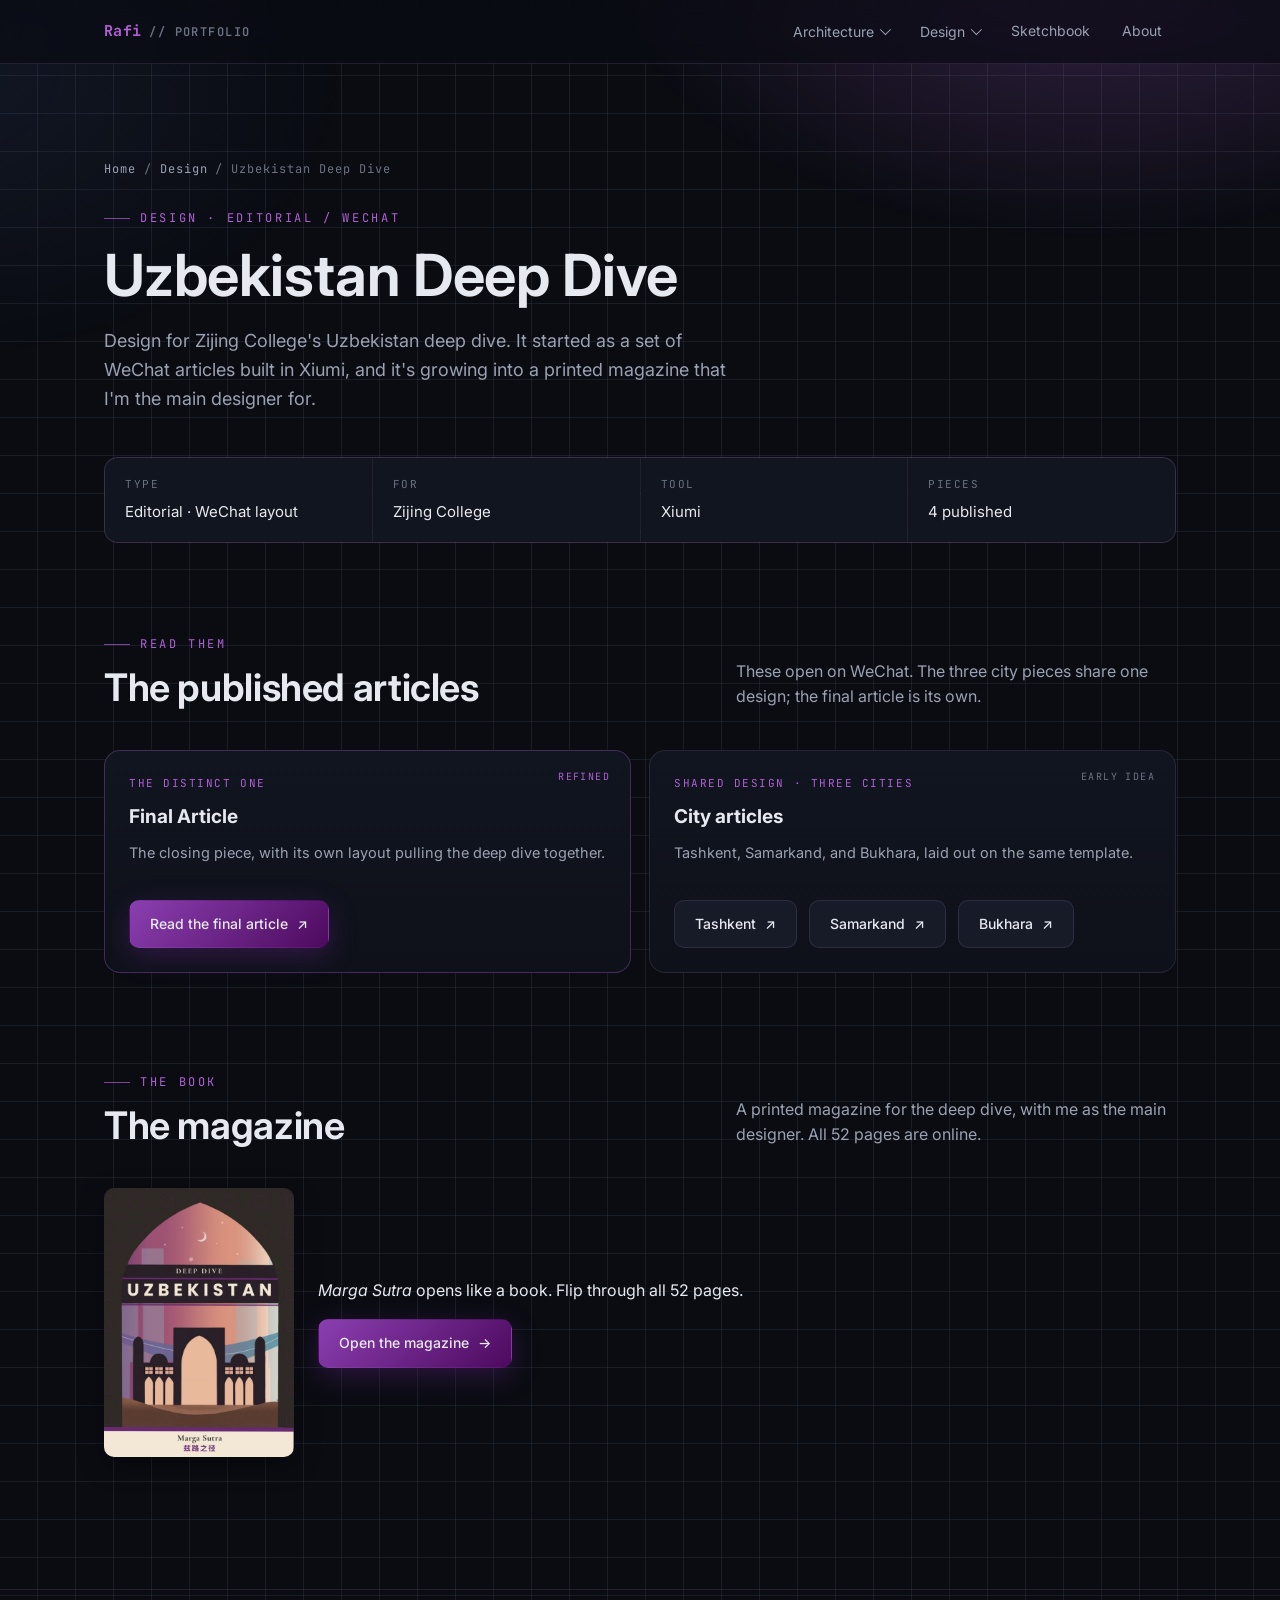
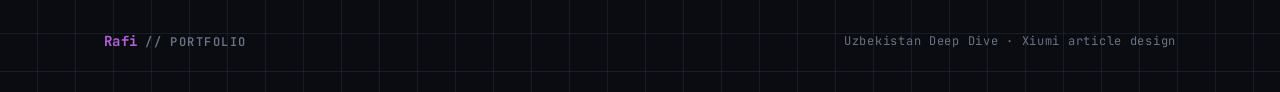
<file: projects/xiumi.html>
<!DOCTYPE html>
<html lang="en">
<head>
  <meta charset="UTF-8" />
  <meta name="viewport" content="width=device-width, initial-scale=1.0" />
  <title>Uzbekistan Deep Dive · Rafi</title>
  <meta name="description" content="WeChat article design (Xiumi) for Zijing College's Uzbekistan deep dive: four published pieces." />
  <link rel="preconnect" href="https://fonts.googleapis.com" />
  <link rel="preconnect" href="https://fonts.gstatic.com" crossorigin />
  <link href="https://fonts.googleapis.com/css2?family=Inter:wght@400;500;600;700&family=JetBrains+Mono:wght@400;500&display=swap" rel="stylesheet" />
  <link rel="stylesheet" href="../assets/css/main.css" />
  <link rel="icon" href="../assets/favicon.svg" type="image/svg+xml" />
  <link rel="icon" href="../assets/favicon.png" sizes="32x32" />
  <link rel="apple-touch-icon" href="../assets/apple-touch-icon.png" />
  <meta property="og:type" content="website" />
  <meta property="og:site_name" content="Rafi · Portfolio" />
  <meta property="og:title" content="Uzbekistan Deep Dive · Rafi" />
  <meta property="og:description" content="WeChat article design (Xiumi) for Zijing College's Uzbekistan deep dive: four published pieces." />
  <meta property="og:url" content="https://rafiadifa.github.io/Portfolio/projects/xiumi.html" />
  <meta property="og:image" content="https://rafiadifa.github.io/Portfolio/assets/img/og-cover.jpg" />
  <meta property="og:image:width" content="1200" />
  <meta property="og:image:height" content="630" />
  <meta name="twitter:card" content="summary_large_image" />
  <meta name="twitter:title" content="Uzbekistan Deep Dive · Rafi" />
  <meta name="twitter:description" content="WeChat article design (Xiumi) for Zijing College's Uzbekistan deep dive: four published pieces." />
  <meta name="twitter:image" content="https://rafiadifa.github.io/Portfolio/assets/img/og-cover.jpg" />
</head>
<body>

  <!-- ===== Nav ===== -->
  <nav class="nav">
    <div class="wrap">
      <a class="brand" href="../index.html"><b>Rafi</b> <span>// PORTFOLIO</span></a>
      <button class="nav-toggle" aria-label="Menu"><span></span></button>
      <ul class="menu">
        <li class="has-dropdown">
          <button class="menu-trigger">Architecture <i class="caret"></i></button>
          <div class="dropdown">
            <a href="design-thinking.html">Design Thinking &middot; Qingfen Canteen<span class="tag">2026</span><small>Rethinking seat availability at busy times</small></a>
            <a href="lotus-mirage.html">The Lotus Mirage<span class="tag">VR</span><small>A glass pavilion that turns out hollow</small></a>
            <a href="langyuan.html">Langyuan Station<span class="tag">2026</span><small>Conviviality: movement &amp; perception</small></a>
          </div>
        </li>
        <li class="has-dropdown">
          <button class="menu-trigger">Design <i class="caret"></i></button>
          <div class="dropdown">
            <a href="steamy.html">Steamy &middot; Zijing Mascot<span class="tag">Mascot</span><small>1st-place college mascot</small></a>
            <a href="pottery.html">Blue Valentine &middot; Pottery<span class="tag">Craft</span><small>Hand-built ceramic rose</small></a>
            <a href="lab-poster.html">Lab Danger Poster<span class="tag">Poster</span><small>Concept and line art</small></a>
            <a href="xiumi.html">Uzbekistan Deep Dive<span class="tag">WeChat</span><small>Xiumi article design</small></a>
            <a href="magazine.html">Uzbekistan Magazine<span class="tag">Book</span><small>Marga Sutra, flip through it</small></a>
          </div>
        </li>
        <li><a href="sketchbook.html">Sketchbook</a></li>
        <li><a href="../index.html#about">About</a></li>
      </ul>
    </div>
  </nav>

  <!-- ===== Hero ===== -->
  <header class="proj-hero">
    <div class="wrap">
      <div class="crumbs"><a href="../index.html">Home</a> / <a href="../index.html#design">Design</a> / Uzbekistan Deep Dive</div>
      <span class="eyebrow">Design · Editorial / WeChat</span>
      <h1>Uzbekistan Deep Dive</h1>
      <p class="sub">
        Design for Zijing College's Uzbekistan deep dive. It started as a set of WeChat
        articles built in Xiumi, and it's growing into a printed magazine that I'm the
        main designer for.
      </p>

      <div class="meta-grid">
        <div class="cell"><div class="k">Type</div><div class="v">Editorial · WeChat layout</div></div>
        <div class="cell"><div class="k">For</div><div class="v">Zijing College</div></div>
        <div class="cell"><div class="k">Tool</div><div class="v">Xiumi</div></div>
        <div class="cell"><div class="k">Pieces</div><div class="v">4 published</div></div>
      </div>
    </div>
  </header>

  <!-- ===== Articles ===== -->
  <section class="section" style="padding-top:44px">
    <div class="wrap">
      <div class="section-head reveal">
        <div>
          <span class="eyebrow">Read Them</span>
          <h2>The published articles</h2>
        </div>
        <p>These open on WeChat. The three city pieces share one design; the final article is its own.</p>
      </div>

      <div class="protos reveal">
        <article class="proto refined">
          <div class="stage">The distinct one</div>
          <h4>Final Article</h4>
          <p>The closing piece, with its own layout pulling the deep dive together.</p>
          <a class="btn btn-primary launch" href="https://mp.weixin.qq.com/s/ViEJ0NS8c0ju72z4uwJK-g" target="_blank" rel="noopener">Read the final article <span class="arr">↗</span></a>
        </article>

        <article class="proto early">
          <div class="stage">Shared design · three cities</div>
          <h4>City articles</h4>
          <p>Tashkent, Samarkand, and Bukhara, laid out on the same template.</p>
          <div class="dl-row">
            <a class="btn launch" href="https://mp.weixin.qq.com/s/nD_s4pznq4d-x0nimwG5cg" target="_blank" rel="noopener">Tashkent <span class="arr">↗</span></a>
            <a class="btn launch" href="https://mp.weixin.qq.com/s/bM07w6joev5tNjRb_YFY7w" target="_blank" rel="noopener">Samarkand <span class="arr">↗</span></a>
            <a class="btn launch" href="https://mp.weixin.qq.com/s/4yhXihLagbS7dTNiCiKReQ" target="_blank" rel="noopener">Bukhara <span class="arr">↗</span></a>
          </div>
        </article>
      </div>
    </div>
  </section>

  <!-- ===== Magazine ===== -->
  <section class="section" style="padding-top:0">
    <div class="wrap">
      <div class="section-head reveal">
        <div>
          <span class="eyebrow">The Book</span>
          <h2>The magazine</h2>
        </div>
        <p>A printed magazine for the deep dive, with me as the main designer. All 52 pages are online.</p>
      </div>
      <div class="reveal" style="display:flex;gap:24px;flex-wrap:wrap;align-items:center">
        <a href="magazine.html" style="flex:0 0 190px;max-width:190px;display:block">
          <img src="../assets/img/magazine/cover-front.jpg" alt="Marga Sutra magazine cover" style="width:100%;border-radius:10px;box-shadow:0 8px 26px rgba(0,0,0,0.35)" />
        </a>
        <div style="flex:1;min-width:240px">
          <p style="margin:0 0 16px"><em>Marga Sutra</em> opens like a book. Flip through all 52 pages.</p>
          <a class="btn btn-primary" href="magazine.html">Open the magazine <span class="arr">→</span></a>
        </div>
      </div>
    </div>
  </section>

  <!-- ===== Footer ===== -->
  <footer class="footer">
    <div class="wrap">
      <a class="brand" href="../index.html"><b>Rafi</b> <span>// PORTFOLIO</span></a>
      <span class="small">Uzbekistan Deep Dive · Xiumi article design</span>
    </div>
  </footer>

  <script src="../assets/js/main.js"></script>
</body>
</html>
</file>
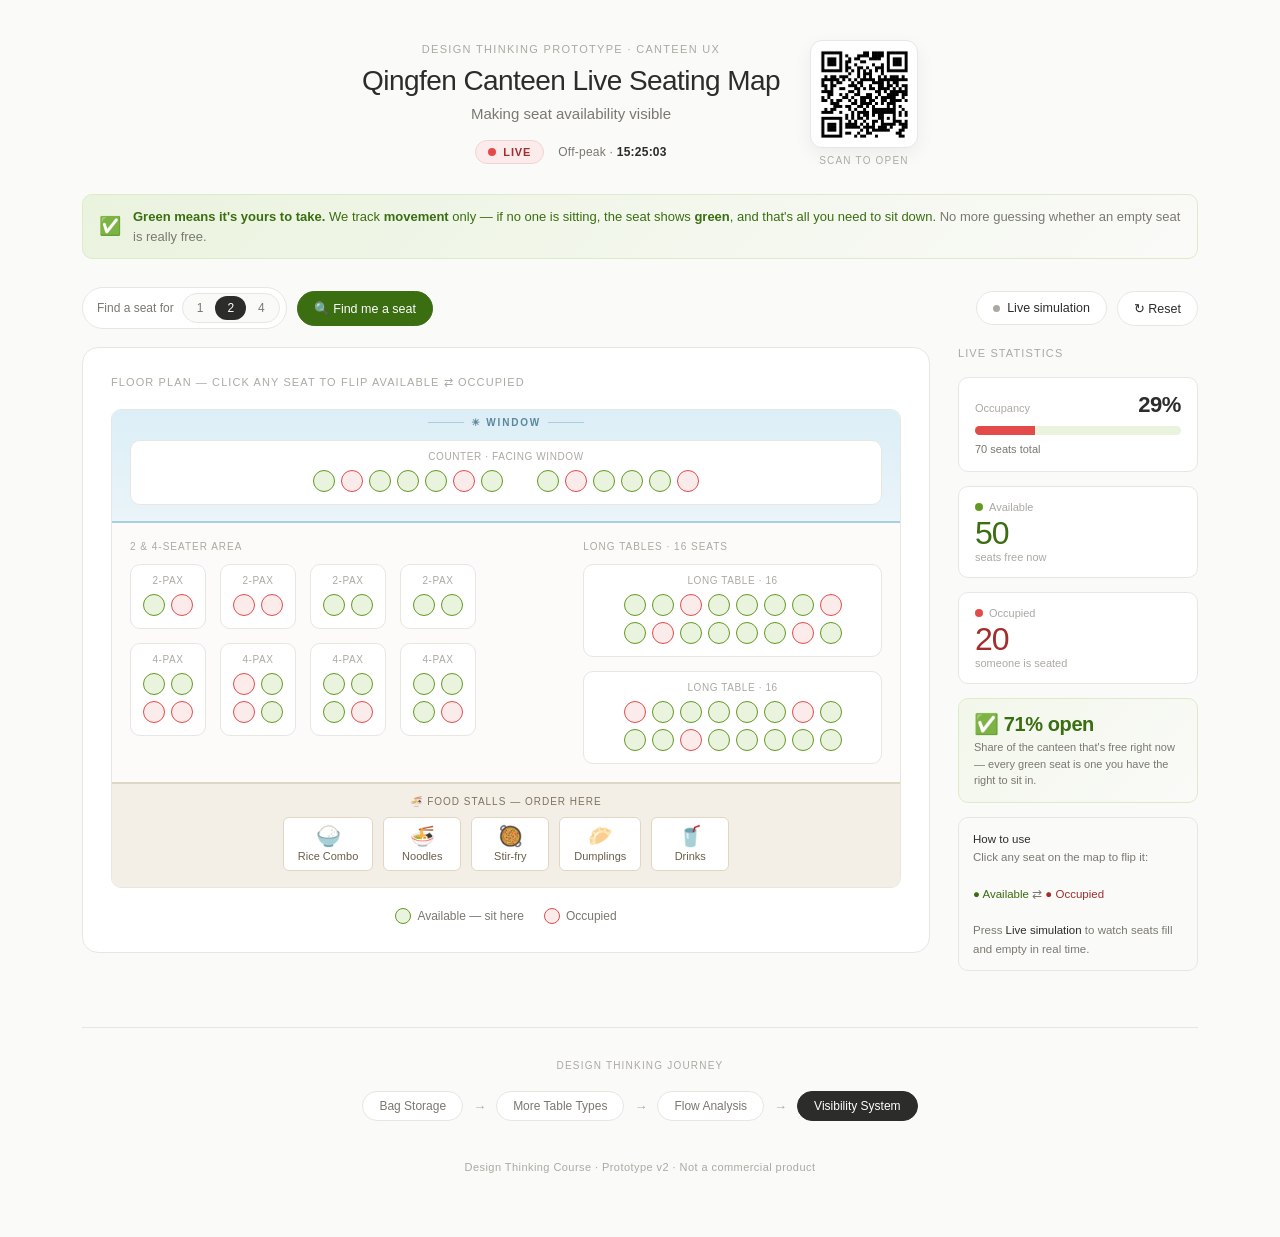
<file: assets/prototypes/qingfen-movement-tracker.html>
<!DOCTYPE html>
<html lang="en">
<head>
  <meta charset="UTF-8" />
  <meta name="viewport" content="width=device-width, initial-scale=1.0" />
  <title>Qingfen Canteen — Live Seating Map</title>
  <style>
    /* =============================================
       RESET & BASE
    ============================================= */
    *, *::before, *::after { box-sizing: border-box; margin: 0; padding: 0; }

    :root {
      --bg:          #FAFAF8;
      --surface:     #FFFFFF;
      --border:      #E8E6E1;
      --border-mid:  #D5D2CB;
      --text-primary:   #2C2C2A;
      --text-secondary: #7A7870;
      --text-muted:     #ABA9A2;

      /* Seat status — two-state (movement based) */
      --green-fill:   #EAF3DE;
      --green-stroke: #639922;
      --green-text:   #3B6D11;

      --red-fill:     #FCEBEB;
      --red-stroke:   #E24B4A;
      --red-text:     #A32D2D;

      /* Window + stall accents */
      --window-1: #DCEEF6;
      --window-2: #EAF4F9;
      --window-stroke: #A8CFE0;
      --stall-fill: #F3EEE6;
      --stall-stroke: #E0D6C6;
      --stall-text: #6B5E49;

      --radius-sm: 6px;
      --radius-md: 10px;
      --radius-lg: 16px;

      --font: -apple-system, BlinkMacSystemFont, 'Helvetica Neue', 'Segoe UI', sans-serif;
    }

    body {
      font-family: var(--font);
      background: var(--bg);
      color: var(--text-primary);
      min-height: 100vh;
    }

    /* =============================================
       PAGE SHELL
    ============================================= */
    .page {
      max-width: 1180px;
      margin: 0 auto;
      padding: 40px 32px 64px;
    }

    /* =============================================
       HEADER
    ============================================= */
    .header { text-align: center; margin-bottom: 28px; display: flex; align-items: center; justify-content: center; gap: 30px; flex-wrap: wrap; }
    .header-qr { display: flex; flex-direction: column; align-items: center; gap: 7px; flex-shrink: 0; }
    .header-qr img { width: 108px; height: 108px; display: block; background: #fff; border: 1px solid #E6E6E6; border-radius: 12px; padding: 6px; box-shadow: 0 6px 18px rgba(0,0,0,0.06); }
    .header-qr figcaption { font-size: 10px; letter-spacing: 0.12em; text-transform: uppercase; color: var(--text-muted); }
    .header-eyebrow {
      font-size: 11px; letter-spacing: 0.12em; text-transform: uppercase;
      color: var(--text-muted); margin-bottom: 10px;
    }
    .header-title {
      font-size: 28px; font-weight: 500; letter-spacing: -0.02em;
      color: var(--text-primary); margin-bottom: 8px;
    }
    .header-subtitle { font-size: 15px; color: var(--text-secondary); font-weight: 400; }

    .live-bar {
      display: flex; align-items: center; justify-content: center;
      gap: 14px; margin-top: 18px; flex-wrap: wrap;
    }
    .live-badge {
      display: inline-flex; align-items: center; gap: 7px;
      font-size: 11px; font-weight: 600; letter-spacing: 0.08em; text-transform: uppercase;
      color: var(--red-text); background: var(--red-fill); border: 1px solid #F3D2D2;
      padding: 5px 12px; border-radius: 100px;
    }
    .live-dot {
      width: 8px; height: 8px; border-radius: 50%; background: var(--red-stroke);
      box-shadow: 0 0 0 0 rgba(226,75,74,0.55); animation: livePulse 1.6s infinite;
    }
    @keyframes livePulse {
      0%   { box-shadow: 0 0 0 0 rgba(226,75,74,0.5); }
      70%  { box-shadow: 0 0 0 7px rgba(226,75,74,0); }
      100% { box-shadow: 0 0 0 0 rgba(226,75,74,0); }
    }
    .clock {
      font-size: 12px; color: var(--text-secondary);
      font-variant-numeric: tabular-nums; letter-spacing: 0.02em;
    }
    .clock strong { color: var(--text-primary); font-weight: 600; }

    /* =============================================
       INSIGHT BANNER
    ============================================= */
    .insight-banner {
      display: flex; align-items: center; gap: 12px;
      background: linear-gradient(135deg, #EAF3DE 0%, #FAFAF8 100%);
      border: 1px solid #DDEBC9; border-radius: var(--radius-md);
      padding: 12px 16px; margin-bottom: 28px;
      font-size: 13px; color: var(--green-text); line-height: 1.5;
    }
    .insight-banner .insight-icon { font-size: 18px; flex-shrink: 0; }
    .insight-banner strong { font-weight: 600; }
    .insight-banner .insight-sub { color: var(--text-secondary); font-weight: 400; }

    /* =============================================
       CONTROL BAR
    ============================================= */
    .control-bar {
      display: flex; align-items: center; gap: 10px; flex-wrap: wrap; margin-bottom: 18px;
    }
    .control-group {
      display: inline-flex; align-items: center; gap: 8px;
      background: var(--surface); border: 1px solid var(--border);
      border-radius: 100px; padding: 5px 6px 5px 14px;
    }
    .control-group .control-label { font-size: 12px; color: var(--text-secondary); }
    .seg {
      display: inline-flex; background: var(--bg);
      border: 1px solid var(--border); border-radius: 100px; padding: 2px;
    }
    .seg button {
      border: none; background: transparent; font-family: var(--font);
      font-size: 12px; font-weight: 500; color: var(--text-secondary);
      padding: 5px 12px; border-radius: 100px; cursor: pointer; transition: all 0.18s ease;
    }
    .seg button.active { background: var(--text-primary); color: #fff; }
    .btn {
      font-family: var(--font); font-size: 12.5px; font-weight: 500;
      border-radius: 100px; padding: 9px 16px; cursor: pointer;
      border: 1px solid var(--border); background: var(--surface); color: var(--text-primary);
      transition: all 0.18s ease; display: inline-flex; align-items: center; gap: 7px;
    }
    .btn:hover { border-color: var(--border-mid); box-shadow: 0 2px 8px rgba(0,0,0,0.05); }
    .btn:active { transform: scale(0.97); }
    .btn.primary { background: var(--green-text); border-color: var(--green-text); color: #fff; }
    .btn.primary:hover { background: #2f5a0d; box-shadow: 0 3px 12px rgba(59,109,17,0.25); }
    .btn .btn-dot { width: 7px; height: 7px; border-radius: 50%; background: var(--text-muted); transition: background 0.2s ease; }
    .btn.live-on .btn-dot { background: var(--green-stroke); animation: livePulse 1.6s infinite; }
    .control-spacer { flex: 1 1 auto; }

    /* =============================================
       MAIN LAYOUT
    ============================================= */
    .main-layout {
      display: grid; grid-template-columns: 1fr 240px; gap: 28px; align-items: start;
    }

    .map-card {
      background: var(--surface); border: 1px solid var(--border);
      border-radius: var(--radius-lg); padding: 28px;
    }
    .map-label {
      font-size: 11px; letter-spacing: 0.1em; text-transform: uppercase;
      color: var(--text-muted); margin-bottom: 20px;
    }

    /* =============================================
       FLOOR PLAN (spatial, landscape)
    ============================================= */
    .floor-plan {
      position: relative;
      background: #FCFBF9;
      border: 1px solid var(--border);
      border-radius: var(--radius-md);
      padding: 0;
      display: grid;
      grid-template-columns: 1.3fr 1fr;
      grid-template-areas:
        "window window"
        "small  long"
        "stalls stalls";
      gap: 18px;
      overflow: hidden;
    }

    /* Window edge strip along the top */
    .window-strip {
      grid-area: window;
      background: linear-gradient(180deg, var(--window-1), var(--window-2));
      border-bottom: 2px solid var(--window-stroke);
      padding: 7px 0 16px;
      display: flex; flex-direction: column; align-items: center; gap: 12px;
    }
    .window-label {
      font-size: 10px; letter-spacing: 0.18em; text-transform: uppercase;
      color: #5C879C; font-weight: 600;
      display: flex; align-items: center; gap: 7px;
    }
    .window-label::before, .window-label::after {
      content: ""; width: 36px; height: 1px; background: var(--window-stroke);
    }

    .area { padding: 0 18px; }
    .area.small  { grid-area: small;  padding-left: 18px; }
    .area.long   { grid-area: long;   padding-right: 18px; }
    .area-label {
      font-size: 10px; letter-spacing: 0.1em; text-transform: uppercase;
      color: var(--text-muted); margin-bottom: 12px;
    }
    .area-tables { display: flex; flex-wrap: wrap; gap: 14px; align-content: flex-start; }
    .area.long .area-tables { flex-direction: column; }

    /* Food-stall strip along the bottom */
    .stall-strip {
      grid-area: stalls;
      background: var(--stall-fill);
      border-top: 2px solid var(--stall-stroke);
      padding: 12px 18px 16px;
    }
    .stall-strip-label {
      font-size: 10px; letter-spacing: 0.1em; text-transform: uppercase;
      color: var(--stall-text); margin-bottom: 10px; text-align: center; opacity: 0.85;
    }
    .stalls { display: flex; gap: 10px; justify-content: center; flex-wrap: wrap; }
    .stall {
      display: flex; flex-direction: column; align-items: center; gap: 4px;
      background: var(--surface); border: 1px solid var(--stall-stroke);
      border-radius: var(--radius-sm); padding: 8px 14px; min-width: 78px;
      transition: transform 0.18s ease, box-shadow 0.18s ease;
      cursor: default;
    }
    .stall:hover { transform: translateY(-2px); box-shadow: 0 4px 12px rgba(0,0,0,0.07); }
    .stall-icon { font-size: 20px; line-height: 1; }
    .stall-name { font-size: 11px; color: var(--stall-text); font-weight: 500; }

    /* =============================================
       TABLE COMPONENT
    ============================================= */
    .table-unit {
      background: var(--surface); border: 1px solid var(--border);
      border-radius: var(--radius-md); padding: 10px 12px 12px;
      display: flex; flex-direction: column; align-items: center; gap: 8px;
      transition: box-shadow 0.2s ease, border-color 0.2s ease, transform 0.2s ease;
      min-width: 64px;
    }
    .table-unit:hover { box-shadow: 0 2px 12px rgba(0,0,0,0.06); }
    .table-unit.recommended {
      border-color: var(--green-stroke);
      box-shadow: 0 0 0 3px rgba(99,153,34,0.18);
      animation: recommendPop 0.45s ease;
    }
    @keyframes recommendPop {
      0% { transform: scale(1); } 40% { transform: scale(1.05); } 100% { transform: scale(1); }
    }
    .table-type-label {
      font-size: 10px; letter-spacing: 0.06em; text-transform: uppercase;
      color: var(--text-muted); white-space: nowrap;
    }
    /* Counter table spans the window width, seats in one row */
    .table-unit.counter { width: 100%; flex-direction: column; }
    /* Long table = wider horizontal block */
    .table-unit.long-table { width: 100%; }

    .seats-grid { display: grid; gap: 6px; }

    /* Individual seat dot */
    .seat {
      width: 22px; height: 22px; border-radius: 50%;
      border: 1.5px solid transparent; cursor: pointer; position: relative;
      transition: transform 0.18s ease, background 0.3s ease, border-color 0.3s ease;
    }
    .seat:hover { transform: scale(1.15); }
    .seat:active { transform: scale(0.95); }

    .seat.available { background: var(--green-fill); border-color: var(--green-stroke); }
    .seat.occupied  { background: var(--red-fill);   border-color: var(--red-stroke); }

    /* Gentle pulse so free seats catch the eye across the room */
    .seat.available::before {
      content: ""; position: absolute; inset: -2px; border-radius: 50%;
      border: 1.5px solid var(--green-stroke); opacity: 0;
      animation: seatPulse 2.4s ease-out infinite; pointer-events: none;
    }
    @keyframes seatPulse {
      0% { transform: scale(1); opacity: 0.5; } 70% { transform: scale(1.6); opacity: 0; } 100% { opacity: 0; }
    }

    /* Glowing ring on a recommended seat */
    .seat.pick { box-shadow: 0 0 0 3px rgba(99,153,34,0.3); animation: pickGlow 1.1s ease-in-out infinite; z-index: 5; }
    @keyframes pickGlow {
      0%, 100% { box-shadow: 0 0 0 3px rgba(99,153,34,0.25); } 50% { box-shadow: 0 0 0 6px rgba(99,153,34,0.12); }
    }

    /* Click ripple */
    .ripple { position: absolute; border-radius: 50%; background: rgba(44,44,42,0.18); transform: scale(0); animation: rippleAnim 0.5s ease-out; pointer-events: none; }
    @keyframes rippleAnim { to { transform: scale(3.2); opacity: 0; } }

    /* Tooltip */
    .seat::after {
      content: attr(data-tooltip); position: absolute; bottom: calc(100% + 6px); left: 50%;
      transform: translateX(-50%); background: var(--text-primary); color: #fff;
      font-size: 10px; white-space: nowrap; padding: 3px 7px; border-radius: 4px;
      opacity: 0; pointer-events: none; transition: opacity 0.15s ease; z-index: 10;
    }
    .seat:hover::after { opacity: 1; }

    /* =============================================
       LEGEND
    ============================================= */
    .legend { display: flex; gap: 20px; justify-content: center; margin-top: 20px; flex-wrap: wrap; }
    .legend-item { display: flex; align-items: center; gap: 6px; font-size: 12px; color: var(--text-secondary); }
    .legend-dot { width: 16px; height: 16px; border-radius: 50%; border: 1.5px solid transparent; flex-shrink: 0; position: relative; display: flex; align-items: center; justify-content: center; }
    .legend-dot.available { background: var(--green-fill); border-color: var(--green-stroke); }
    .legend-dot.occupied  { background: var(--red-fill);   border-color: var(--red-stroke); }

    /* =============================================
       RIGHT PANEL
    ============================================= */
    .panel { display: flex; flex-direction: column; gap: 14px; position: sticky; top: 24px; }
    .panel-title {
      font-size: 11px; letter-spacing: 0.1em; text-transform: uppercase;
      color: var(--text-muted); margin-bottom: 4px;
    }

    .occupancy-card { background: var(--surface); border: 1px solid var(--border); border-radius: var(--radius-md); padding: 16px; }
    .occupancy-head { display: flex; justify-content: space-between; align-items: baseline; margin-bottom: 10px; }
    .occupancy-head .occ-label { font-size: 11px; color: var(--text-muted); }
    .occupancy-head .occ-pct { font-size: 22px; font-weight: 600; letter-spacing: -0.02em; line-height: 1; }
    .occ-bar { height: 9px; border-radius: 100px; background: var(--green-fill); overflow: hidden; display: flex; }
    .occ-seg { height: 100%; transition: width 0.5s cubic-bezier(.4,0,.2,1); }
    .occ-seg.occ { background: var(--red-stroke); }
    .occ-foot { margin-top: 8px; font-size: 11px; color: var(--text-secondary); }

    .stat-card { background: var(--surface); border: 1px solid var(--border); border-radius: var(--radius-md); padding: 14px 16px; transition: border-color 0.2s ease; }
    .stat-card:hover { border-color: var(--border-mid); }
    .stat-label { font-size: 11px; color: var(--text-muted); margin-bottom: 4px; display: flex; align-items: center; gap: 6px; }
    .stat-dot { width: 8px; height: 8px; border-radius: 50%; flex-shrink: 0; }
    .stat-dot.available { background: var(--green-stroke); }
    .stat-dot.occupied  { background: var(--red-stroke); }
    .stat-value { font-size: 32px; font-weight: 500; line-height: 1; letter-spacing: -0.03em; transition: color 0.3s ease; }
    .stat-value.available { color: var(--green-text); }
    .stat-value.occupied  { color: var(--red-text); }
    .stat-value.bump { animation: bump 0.4s ease; }
    @keyframes bump { 0%{transform:scale(1)} 40%{transform:scale(1.18)} 100%{transform:scale(1)} }
    .stat-sublabel { font-size: 11px; color: var(--text-muted); margin-top: 2px; }

    /* Insight callout */
    .bag-card { background: linear-gradient(135deg, #F2F7EA 0%, #FAFAF8 100%); border: 1px solid #DDEBC9; border-radius: var(--radius-md); padding: 13px 15px; }
    .bag-value { font-size: 20px; font-weight: 600; color: var(--green-text); letter-spacing: -0.02em; }
    .bag-text { font-size: 11px; color: var(--text-secondary); line-height: 1.5; margin-top: 3px; }

    .instruction-note { background: var(--bg); border: 1px solid var(--border); border-radius: var(--radius-md); padding: 12px 14px; font-size: 11.5px; color: var(--text-secondary); line-height: 1.6; }
    .instruction-note strong { color: var(--text-primary); font-weight: 500; }

    /* Toast */
    .toast {
      position: fixed; bottom: 28px; left: 50%; transform: translateX(-50%) translateY(20px);
      background: var(--text-primary); color: #fff; font-size: 13px; padding: 12px 20px;
      border-radius: 100px; box-shadow: 0 6px 24px rgba(0,0,0,0.18);
      opacity: 0; pointer-events: none; transition: opacity 0.3s ease, transform 0.3s ease;
      z-index: 50; display: flex; align-items: center; gap: 9px;
    }
    .toast.show { opacity: 1; transform: translateX(-50%) translateY(0); }
    .toast .toast-dot { width: 9px; height: 9px; border-radius: 50%; }

    /* =============================================
       JOURNEY STRIP
    ============================================= */
    .journey-strip { margin-top: 56px; padding-top: 32px; border-top: 1px solid var(--border); }
    .journey-label { font-size: 10px; letter-spacing: 0.12em; text-transform: uppercase; color: var(--text-muted); text-align: center; margin-bottom: 20px; }
    .journey-steps { display: flex; align-items: center; justify-content: center; flex-wrap: wrap; row-gap: 12px; }
    .journey-step { display: flex; align-items: center; }
    .step-pill { padding: 7px 16px; border-radius: 100px; font-size: 12px; white-space: nowrap; background: var(--surface); border: 1px solid var(--border); color: var(--text-secondary); }
    .step-pill.active { background: var(--text-primary); border-color: var(--text-primary); color: #fff; font-weight: 500; }
    .step-arrow { font-size: 13px; color: var(--text-muted); padding: 0 10px; flex-shrink: 0; }

    .footer { text-align: center; margin-top: 40px; font-size: 11px; color: var(--text-muted); letter-spacing: 0.04em; }

    /* Entrance animation */
    .fade-up { opacity: 0; transform: translateY(10px); animation: fadeUp 0.6s ease forwards; }
    @keyframes fadeUp { to { opacity: 1; transform: translateY(0); } }

    /* =============================================
       RESPONSIVE
    ============================================= */
    @media (max-width: 820px) {
      .main-layout { grid-template-columns: 1fr; }
      .panel { position: static; display: grid; grid-template-columns: repeat(2, 1fr); gap: 10px; }
      .panel-title, .occupancy-card, .bag-card, .instruction-note { grid-column: 1/-1; }
      .floor-plan { grid-template-columns: 1fr; grid-template-areas: "window" "small" "long" "stalls"; }
      .area.long .area-tables { flex-direction: row; }
      .page { padding: 28px 16px 48px; }
      .header-title { font-size: 22px; }
      .control-spacer { display: none; }
    }
    @media (max-width: 520px) {
      .panel { grid-template-columns: 1fr; }
    }
  </style>
</head>
<body>

<div class="page">

  <!-- HEADER -->
  <header class="header fade-up">
    <div class="header-main">
      <p class="header-eyebrow">Design Thinking Prototype · Canteen UX</p>
      <h1 class="header-title">Qingfen Canteen Live Seating Map</h1>
      <p class="header-subtitle">Making seat availability visible</p>
      <div class="live-bar">
        <span class="live-badge"><span class="live-dot"></span> Live</span>
        <span class="clock" id="clock">— · <strong id="clock-time">--:--:--</strong></span>
      </div>
    </div>
    <figure class="header-qr">
      <img src="../img/qr-canteen.png" alt="Scan to open the live seating map on your phone" />
      <figcaption>Scan to open</figcaption>
    </figure>
  </header>

  <!-- INSIGHT BANNER -->
  <div class="insight-banner fade-up" style="animation-delay:0.05s">
    <span class="insight-icon">✅</span>
    <span>
      <strong>Green means it's yours to take.</strong>
      We track <strong>movement</strong> only — if no one is sitting, the seat shows
      <span style="color:var(--green-text);font-weight:600;">green</span>, and that's all you need to sit down.
      <span class="insight-sub">No more guessing whether an empty seat is really free.</span>
    </span>
  </div>

  <!-- CONTROL BAR -->
  <div class="control-bar fade-up" style="animation-delay:0.1s">
    <div class="control-group">
      <span class="control-label">Find a seat for</span>
      <div class="seg" id="party-seg">
        <button data-size="1">1</button>
        <button data-size="2">2</button>
        <button data-size="4">4</button>
      </div>
    </div>
    <button class="btn primary" id="find-btn">🔍 Find me a seat</button>
    <div class="control-spacer"></div>
    <button class="btn" id="live-btn"><span class="btn-dot"></span> Live simulation</button>
    <button class="btn" id="reset-btn">↻ Reset</button>
  </div>

  <!-- MAIN -->
  <div class="main-layout">

    <!-- Floor Plan -->
    <div class="map-card fade-up" style="animation-delay:0.15s">
      <p class="map-label">Floor plan — click any seat to flip available ⇄ occupied</p>

      <div class="floor-plan" id="floor-plan">

        <!-- Window edge + counter facing it -->
        <div class="window-strip">
          <span class="window-label">☀ Window</span>
          <div class="area" style="width:100%; padding:0 18px;">
            <div class="area-tables" id="zone-window" style="justify-content:center;"></div>
          </div>
        </div>

        <!-- Left-bottom: 2 & 4 seaters -->
        <div class="area small">
          <p class="area-label">2 &amp; 4-Seater Area</p>
          <div class="area-tables" id="zone-small"></div>
        </div>

        <!-- Right: long tables -->
        <div class="area long">
          <p class="area-label">Long Tables · 16 seats</p>
          <div class="area-tables" id="zone-long"></div>
        </div>

        <!-- Food stalls -->
        <div class="stall-strip">
          <p class="stall-strip-label">🍜 Food Stalls — order here</p>
          <div class="stalls" id="zone-stalls"></div>
        </div>

      </div><!-- /floor-plan -->

      <!-- Legend -->
      <div class="legend">
        <div class="legend-item"><div class="legend-dot available"></div><span>Available — sit here</span></div>
        <div class="legend-item"><div class="legend-dot occupied"></div><span>Occupied</span></div>
      </div>
    </div><!-- /map-card -->

    <!-- RIGHT PANEL -->
    <aside class="panel fade-up" style="animation-delay:0.2s">
      <p class="panel-title">Live statistics</p>

      <div class="occupancy-card">
        <div class="occupancy-head">
          <span class="occ-label">Occupancy</span>
          <span class="occ-pct" id="occ-pct">—</span>
        </div>
        <div class="occ-bar"><div class="occ-seg occ" id="occ-seg-occ" style="width:0%"></div></div>
        <div class="occ-foot"><span id="occ-foot-total">—</span> seats total</div>
      </div>

      <div class="stat-card">
        <div class="stat-label"><span class="stat-dot available"></span> Available</div>
        <div class="stat-value available" id="count-available">—</div>
        <div class="stat-sublabel">seats free now</div>
      </div>

      <div class="stat-card">
        <div class="stat-label"><span class="stat-dot occupied"></span> Occupied</div>
        <div class="stat-value occupied" id="count-occupied">—</div>
        <div class="stat-sublabel">someone is seated</div>
      </div>

      <div class="bag-card">
        <div class="bag-value">✅ <span id="count-free-pct">—</span> open</div>
        <div class="bag-text">Share of the canteen that's free right now — every green seat is one you have the right to sit in.</div>
      </div>

      <div class="instruction-note">
        <strong>How to use</strong><br />
        Click any seat on the map to flip it:<br /><br />
        <span style="color: var(--green-text); font-weight: 500;">● Available</span> ⇄
        <span style="color: var(--red-text); font-weight: 500;">● Occupied</span><br /><br />
        Press <strong>Live simulation</strong> to watch seats fill and empty in real time.
      </div>
    </aside>

  </div><!-- /main-layout -->

  <!-- JOURNEY STRIP -->
  <section class="journey-strip">
    <p class="journey-label">Design thinking journey</p>
    <div class="journey-steps">
      <div class="journey-step"><span class="step-pill">Bag Storage</span><span class="step-arrow">→</span></div>
      <div class="journey-step"><span class="step-pill">More Table Types</span><span class="step-arrow">→</span></div>
      <div class="journey-step"><span class="step-pill">Flow Analysis</span><span class="step-arrow">→</span></div>
      <div class="journey-step"><span class="step-pill active">Visibility System</span></div>
    </div>
  </section>

  <footer class="footer"><p>Design Thinking Course · Prototype v2 · Not a commercial product</p></footer>

</div><!-- /page -->

<div class="toast" id="toast"><span class="toast-dot"></span><span id="toast-msg"></span></div>

<!-- =============================================
     JAVASCRIPT
============================================= -->
<script>
  /* =====================================================
   * Qingfen Canteen — interactive seating map (v2)
   * Two-state, movement-based: available ⇄ occupied.
   * No bag concept — sensors track movement only, so an empty seat is simply green.
   * Floor plan is generated from the FLOOR config below.
   * ===================================================== */

  /* Seat codes:  A = available · O = occupied   (movement-only, no bag concept) */
  const FLOOR = {
    window: [
      { type: 'Counter · facing window', cap: 14, cols: 14, counter: true,
        seats: 'AOAAAOABAOAAAO' }
    ],
    small: [
      { type: '2-Pax', cap: 2, cols: 2, seats: 'AO' },
      { type: '2-Pax', cap: 2, cols: 2, seats: 'OO' },
      { type: '2-Pax', cap: 2, cols: 2, seats: 'AA' },
      { type: '2-Pax', cap: 2, cols: 2, seats: 'AA' },
      { type: '4-Pax', cap: 4, cols: 2, seats: 'AAOO' },
      { type: '4-Pax', cap: 4, cols: 2, seats: 'OAOA' },
      { type: '4-Pax', cap: 4, cols: 2, seats: 'AAAO' },
      { type: '4-Pax', cap: 4, cols: 2, seats: 'AAAO' }
    ],
    long: [
      { type: 'Long Table · 16', cap: 16, cols: 8, long: true, seats: 'AAOAAAAOAOAAAAOA' },
      { type: 'Long Table · 16', cap: 16, cols: 8, long: true, seats: 'OAAAAAOAAAOAAAAA' }
    ],
    stalls: [
      { icon: '🍚', name: 'Rice Combo' },
      { icon: '🍜', name: 'Noodles' },
      { icon: '🥘', name: 'Stir-fry' },
      { icon: '🥟', name: 'Dumplings' },
      { icon: '🥤', name: 'Drinks' }
    ]
  };

  const CODE_STATE = { A: 'available', O: 'occupied' };

  /* ---------- Render the floor plan ---------- */
  function buildSeat(code) {
    const state = CODE_STATE[code];
    const seat = document.createElement('div');
    seat.className = 'seat ' + state;
    seat.dataset.tooltip = tooltipFor(state);
    seat.addEventListener('click', e => cycleSeat(seat, e));
    return seat;
  }

  function buildTable(t) {
    const unit = document.createElement('div');
    unit.className = 'table-unit' + (t.long ? ' long-table' : '') + (t.counter ? ' counter' : '');
    unit.dataset.cap = t.cap;
    const label = document.createElement('span');
    label.className = 'table-type-label';
    label.textContent = t.type;
    const grid = document.createElement('div');
    grid.className = 'seats-grid';
    grid.style.gridTemplateColumns = `repeat(${t.cols}, 1fr)`;
    [...t.seats].forEach(c => grid.appendChild(buildSeat(c)));
    unit.appendChild(label);
    unit.appendChild(grid);
    return unit;
  }

  function buildFloor() {
    FLOOR.window.forEach(t => document.getElementById('zone-window').appendChild(buildTable(t)));
    FLOOR.small.forEach(t  => document.getElementById('zone-small').appendChild(buildTable(t)));
    FLOOR.long.forEach(t   => document.getElementById('zone-long').appendChild(buildTable(t)));
    FLOOR.stalls.forEach(s => {
      const el = document.createElement('div');
      el.className = 'stall';
      el.innerHTML = `<span class="stall-icon">${s.icon}</span><span class="stall-name">${s.name}</span>`;
      document.getElementById('zone-stalls').appendChild(el);
    });
  }

  /* ---------- Seat state helpers ---------- */
  function tooltipFor(state) {
    return state === 'occupied' ? 'Occupied' : 'Available — sit here';
  }

  function setSeatState(seat, state) {
    seat.classList.remove('available', 'occupied');
    seat.classList.add(state);
    seat.dataset.tooltip = tooltipFor(state);
  }

  function cycleSeat(seat, ev) {
    if (ev) spawnRipple(seat, ev);
    const next = seat.classList.contains('available') ? 'occupied' : 'available';
    setSeatState(seat, next);
    clearHighlights();
    updateStats();
  }

  function spawnRipple(el, ev) {
    const r = document.createElement('span');
    r.className = 'ripple';
    const size = el.offsetWidth;
    r.style.width = r.style.height = size + 'px';
    r.style.left = (ev.offsetX - size / 2) + 'px';
    r.style.top  = (ev.offsetY - size / 2) + 'px';
    el.appendChild(r);
    setTimeout(() => r.remove(), 500);
  }

  /* ---------- Live statistics ---------- */
  function updateStats() {
    const all = document.querySelectorAll('.seat');
    let available = 0, occupied = 0;
    all.forEach(s => { s.classList.contains('occupied') ? occupied++ : available++; });
    const total = all.length;

    setCount('count-available', available);
    setCount('count-occupied',  occupied);

    const occPct = Math.round((occupied / total) * 100);
    document.getElementById('occ-seg-occ').style.width = occPct + '%';
    document.getElementById('occ-pct').textContent = occPct + '%';
    document.getElementById('occ-foot-total').textContent = total;
    document.getElementById('count-free-pct').textContent = (100 - occPct) + '%';
  }

  function setCount(id, val) {
    const el = document.getElementById(id);
    if (el.textContent !== String(val)) {
      el.textContent = val;
      el.classList.remove('bump'); void el.offsetWidth; el.classList.add('bump');
    }
  }

  /* ---------- "Find me a seat" ---------- */
  let partySize = 2;
  const partySeg = document.getElementById('party-seg');
  partySeg.querySelectorAll('button').forEach(b => {
    b.addEventListener('click', () => {
      partySeg.querySelectorAll('button').forEach(x => x.classList.remove('active'));
      b.classList.add('active');
      partySize = parseInt(b.dataset.size, 10);
    });
  });
  partySeg.querySelector('[data-size="2"]').classList.add('active');

  function clearHighlights() {
    document.querySelectorAll('.seat.pick').forEach(s => s.classList.remove('pick'));
    document.querySelectorAll('.table-unit.recommended').forEach(t => t.classList.remove('recommended'));
  }

  document.getElementById('find-btn').addEventListener('click', findSeat);

  function findSeat() {
    clearHighlights();
    const tables = [...document.querySelectorAll('.table-unit')];

    let best = null;
    for (const t of tables) {
      const free = [...t.querySelectorAll('.seat.available')];
      if (free.length >= partySize) {
        const waste = t.querySelectorAll('.seat').length - partySize;
        if (!best || waste < best.waste) best = { table: t, free, waste };
      }
    }

    if (best) {
      best.table.classList.add('recommended');
      best.free.slice(0, partySize).forEach(s => s.classList.add('pick'));
      best.table.scrollIntoView({ behavior: 'smooth', block: 'center' });
      const where = best.table.querySelector('.table-type-label').textContent.trim();
      showToast('available', `Found ${partySize} seat${partySize>1?'s':''} together — ${where}`);
    } else {
      const free = [...document.querySelectorAll('.seat.available')];
      if (free.length >= partySize) {
        free.slice(0, partySize).forEach(s => s.classList.add('pick'));
        free[0].closest('.table-unit').scrollIntoView({ behavior: 'smooth', block: 'center' });
        showToast('occupied', `No single table fits ${partySize} — highlighted ${partySize} nearby seats`);
      } else {
        showToast('occupied', `Only ${free.length} free seat${free.length===1?'':'s'} right now — try again in a moment`);
      }
    }
  }

  /* ---------- Toast ---------- */
  let toastTimer = null;
  function showToast(type, msg) {
    const t = document.getElementById('toast');
    const colors = { available: '#639922', occupied: '#E24B4A' };
    t.querySelector('.toast-dot').style.background = colors[type] || '#fff';
    document.getElementById('toast-msg').textContent = msg;
    t.classList.add('show');
    clearTimeout(toastTimer);
    toastTimer = setTimeout(() => t.classList.remove('show'), 3200);
  }

  /* ---------- Live simulation ---------- */
  let liveOn = false, liveTimer = null;
  const liveBtn = document.getElementById('live-btn');
  liveBtn.addEventListener('click', () => {
    liveOn = !liveOn;
    liveBtn.classList.toggle('live-on', liveOn);
    if (liveOn) {
      liveBtn.innerHTML = '<span class="btn-dot"></span> Live simulation · ON';
      tickLive();
      liveTimer = setInterval(tickLive, 1400);
      showToast('available', 'Live simulation on — seats update automatically');
    } else {
      clearInterval(liveTimer);
      liveBtn.innerHTML = '<span class="btn-dot"></span> Live simulation';
      showToast('occupied', 'Live simulation paused');
    }
  });

  function tickLive() {
    const seats = document.querySelectorAll('.seat');
    const n = 1 + Math.floor(Math.random() * 2);
    for (let i = 0; i < n; i++) {
      const s = seats[Math.floor(Math.random() * seats.length)];
      setSeatState(s, s.classList.contains('available') ? 'occupied' : 'available');
    }
    clearHighlights();
    updateStats();
  }

  /* ---------- Reset ---------- */
  let initialSnapshot = [];
  document.getElementById('reset-btn').addEventListener('click', () => {
    if (liveOn) liveBtn.click();
    document.querySelectorAll('.seat').forEach((s, i) => setSeatState(s, initialSnapshot[i]));
    clearHighlights();
    updateStats();
    showToast('available', 'Map reset to its starting state');
  });

  /* ---------- Clock ---------- */
  function tickClock() {
    const now = new Date();
    const p = n => String(n).padStart(2, '0');
    document.getElementById('clock-time').textContent = `${p(now.getHours())}:${p(now.getMinutes())}:${p(now.getSeconds())}`;
    const mins = now.getHours() * 60 + now.getMinutes();
    let label = 'Off-peak';
    if (mins >= 11*60+30 && mins <= 13*60)      label = '🍱 Lunch peak';
    else if (mins >= 17*60+30 && mins <= 19*60) label = '🍜 Dinner peak';
    else if (mins >= 7*60 && mins <= 9*60)       label = '☕ Breakfast';
    document.getElementById('clock').firstChild.textContent = label + ' · ';
  }

  /* ---------- Boot ---------- */
  buildFloor();
  initialSnapshot = [...document.querySelectorAll('.seat')].map(
    s => s.classList.contains('occupied') ? 'occupied' : 'available'
  );
  updateStats();
  tickClock();
  setInterval(tickClock, 1000);
</script>

</body>
</html>
</file>
<file: assets/css/main.css>
/* =========================================================
   Rafi — Portfolio
   Blueprint theme · Tsinghua purple accent
   ========================================================= */

:root {
  /* Surfaces (deep ink with a faint purple/blue tint) */
  --bg:          #0a0c12;
  --bg-2:        #0e111a;
  --surface:     #11151f;
  --surface-2:   #161b27;
  --line:        rgba(150, 170, 210, 0.10);   /* blueprint grid line */
  --line-strong: rgba(160, 180, 220, 0.18);
  --border:      rgba(168, 130, 200, 0.16);

  /* Text */
  --text:        #e7e9f0;
  --muted:       #9aa1b2;
  --faint:       #6b7283;

  /* Tsinghua purple accent (brightened for dark bg) + deep fill */
  --accent:      #b15fd6;
  --accent-2:    #8a3fb0;
  --accent-deep: #4d0a5e;
  --accent-glow: rgba(177, 95, 214, 0.28);

  /* Type */
  --mono: ui-monospace, "SF Mono", "JetBrains Mono", "Menlo", monospace;
  --sans: "Inter", -apple-system, BlinkMacSystemFont, "Segoe UI", Roboto, sans-serif;

  --maxw: 1120px;
  --nav-h: 64px;
}

/* ---------- Reset ---------- */
*, *::before, *::after { box-sizing: border-box; }
html { scroll-behavior: smooth; }
body {
  margin: 0;
  font-family: var(--sans);
  color: var(--text);
  background-color: var(--bg);
  /* Blueprint grid */
  background-image:
    linear-gradient(var(--line) 1px, transparent 1px),
    linear-gradient(90deg, var(--line) 1px, transparent 1px);
  background-size: 38px 38px, 38px 38px;
  background-position: -1px -1px;
  line-height: 1.6;
  -webkit-font-smoothing: antialiased;
  text-rendering: optimizeLegibility;
  overflow-x: hidden;
}
body::before {
  /* soft accent vignette in the top corner */
  content: "";
  position: fixed;
  inset: 0;
  pointer-events: none;
  z-index: 0;
  background:
    radial-gradient(820px 520px at 85% -8%, var(--accent-glow), transparent 60%),
    radial-gradient(680px 480px at -5% 8%, rgba(80,110,180,0.12), transparent 60%);
}

img { max-width: 100%; display: block; }
a { color: var(--accent); text-decoration: none; }
a:hover { color: #d49bef; }

/* ---------- Layout helpers ---------- */
.wrap { width: 100%; max-width: var(--maxw); margin: 0 auto; padding: 0 24px; }
.section { position: relative; z-index: 1; padding: 92px 0; }
.eyebrow {
  font-family: var(--mono);
  font-size: 12px;
  letter-spacing: 0.22em;
  text-transform: uppercase;
  color: var(--accent);
  display: inline-flex;
  align-items: center;
  gap: 10px;
}
.eyebrow::before {
  content: "";
  width: 26px; height: 1px;
  background: var(--accent);
  opacity: 0.7;
}
h1, h2, h3 { line-height: 1.15; letter-spacing: -0.01em; font-weight: 650; }
.muted { color: var(--muted); }

/* ---------- Nav ---------- */
.nav {
  position: sticky; top: 0; z-index: 50;
  height: var(--nav-h);
  display: flex; align-items: center;
  background: rgba(10, 12, 18, 0.72);
  backdrop-filter: saturate(140%) blur(12px);
  border-bottom: 1px solid var(--border);
}
.nav .wrap { display: flex; align-items: center; justify-content: space-between; }
.brand {
  font-family: var(--mono);
  font-weight: 600;
  font-size: 15px;
  letter-spacing: 0.02em;
  color: var(--text);
  display: flex; align-items: baseline; gap: 8px;
}
.brand b { color: var(--accent); font-weight: 700; }
.brand span { color: var(--faint); font-size: 12px; letter-spacing: 0.12em; }

.menu { display: flex; align-items: center; gap: 4px; list-style: none; margin: 0; padding: 0; }
.menu > li { position: relative; }
.menu a, .menu button.menu-trigger {
  font-family: var(--sans);
  font-size: 14px;
  color: var(--muted);
  background: none; border: 0; cursor: pointer;
  padding: 9px 14px; border-radius: 8px;
  display: inline-flex; align-items: center; gap: 6px;
  transition: color .15s, background .15s;
}
.menu a:hover, .menu button.menu-trigger:hover,
.menu a.active { color: var(--text); background: var(--surface-2); }
.menu-trigger .caret { width: 8px; height: 8px; border-right: 1.5px solid currentColor; border-bottom: 1.5px solid currentColor; transform: rotate(45deg) translateY(-2px); transition: transform .2s; }
.menu li.open .caret { transform: rotate(-135deg) translateY(-1px); }

/* Dropdown */
.dropdown {
  position: absolute; top: calc(100% + 8px); left: 0;
  min-width: 264px;
  background: var(--surface);
  border: 1px solid var(--border);
  border-radius: 12px;
  padding: 8px;
  box-shadow: 0 18px 50px rgba(0,0,0,0.5);
  opacity: 0; visibility: hidden; transform: translateY(-6px);
  transition: opacity .16s, transform .16s, visibility .16s;
}
.menu li.open .dropdown { opacity: 1; visibility: visible; transform: translateY(0); }
.dropdown a { display: block; padding: 10px 12px; border-radius: 8px; color: var(--text); }
.dropdown a small { display: block; color: var(--faint); font-size: 12px; margin-top: 2px; }
.dropdown a:hover { background: var(--surface-2); }
.dropdown .tag { float: right; font-family: var(--mono); font-size: 10px; color: var(--accent); border: 1px solid var(--border); border-radius: 999px; padding: 2px 7px; }

.nav-toggle { display: none; background: none; border: 1px solid var(--border); border-radius: 8px; width: 38px; height: 38px; cursor: pointer; }
.nav-toggle span, .nav-toggle span::before, .nav-toggle span::after {
  content: ""; display: block; width: 18px; height: 1.5px; background: var(--text); margin: 0 auto; position: relative;
}
.nav-toggle span::before { position: absolute; top: -5px; }
.nav-toggle span::after { position: absolute; top: 5px; }

/* ---------- Hero ---------- */
.hero { position: relative; z-index: 1; padding: 120px 0 86px; }
.hero h1 { font-size: clamp(38px, 7vw, 76px); margin: 18px 0 0; letter-spacing: -0.02em; }
.hero h1 em { font-style: normal; color: var(--accent); }
.hero .lede { margin-top: 22px; max-width: 560px; font-size: 18px; color: var(--muted); }
.hero .cta-row { margin-top: 36px; display: flex; gap: 14px; flex-wrap: wrap; }

/* coordinate ticks on hero corners */
.coord { font-family: var(--mono); font-size: 11px; color: var(--faint); letter-spacing: 0.1em; }

/* ---------- Buttons ---------- */
.btn {
  display: inline-flex; align-items: center; gap: 9px;
  font-family: var(--sans); font-size: 14px; font-weight: 500;
  padding: 12px 20px; border-radius: 10px; cursor: pointer;
  border: 1px solid var(--border); background: var(--surface-2); color: var(--text);
  transition: transform .12s, border-color .15s, background .15s, box-shadow .15s;
}
.btn:hover { transform: translateY(-2px); border-color: var(--accent-2); color: var(--text); }
.btn .arr { transition: transform .15s; }
.btn:hover .arr { transform: translateX(3px); }
.btn-primary {
  background: linear-gradient(135deg, var(--accent-2), var(--accent-deep));
  border-color: transparent;
  box-shadow: 0 8px 28px rgba(120, 40, 160, 0.32);
}
.btn-primary:hover { box-shadow: 0 12px 36px var(--accent-glow); }

/* ---------- Section header ---------- */
.section-head { display: flex; align-items: flex-end; justify-content: space-between; gap: 24px; margin-bottom: 40px; flex-wrap: wrap; }
.section-head h2 { font-size: clamp(26px, 4vw, 38px); margin: 12px 0 0; }
.section-head p { margin: 8px 0 0; max-width: 440px; color: var(--muted); }

/* ---------- Project cards ---------- */
.cards { display: grid; grid-template-columns: repeat(auto-fill, minmax(300px, 1fr)); gap: 22px; }
.card {
  position: relative;
  display: flex; flex-direction: column;
  background: var(--surface);
  border: 1px solid var(--border);
  border-radius: 16px;
  overflow: hidden;
  transition: transform .18s, border-color .18s, box-shadow .18s;
}
.card:hover { transform: translateY(-4px); border-color: var(--accent-2); box-shadow: 0 22px 60px rgba(0,0,0,0.5); }
.card .thumb { aspect-ratio: 16 / 10; background: var(--bg-2); border-bottom: 1px solid var(--border); position: relative; overflow: hidden; }
.card .thumb img { width: 100%; height: 100%; object-fit: cover; opacity: 0.92; transition: transform .4s, opacity .2s; }
.card:hover .thumb img { transform: scale(1.04); opacity: 1; }
.card .thumb.placeholder { display: grid; place-items: center; background-image: linear-gradient(var(--line) 1px, transparent 1px), linear-gradient(90deg, var(--line) 1px, transparent 1px); background-size: 26px 26px; }
.card .thumb.placeholder span { font-family: var(--mono); font-size: 12px; color: var(--faint); letter-spacing: 0.18em; }
.card .body { padding: 20px 22px 24px; flex: 1; display: flex; flex-direction: column; }
.card .kicker { font-family: var(--mono); font-size: 11px; letter-spacing: 0.16em; text-transform: uppercase; color: var(--accent); }
.card h3 { font-size: 20px; margin: 10px 0 8px; }
.card p { margin: 0; color: var(--muted); font-size: 14.5px; }
.card .foot { margin-top: 18px; display: flex; align-items: center; gap: 8px; font-size: 13px; color: var(--text); font-weight: 500; }
.card.disabled { opacity: 0.7; pointer-events: none; }
.card .badge { position: absolute; top: 14px; right: 14px; z-index: 2; font-family: var(--mono); font-size: 10px; letter-spacing: 0.12em; padding: 4px 9px; border-radius: 999px; background: rgba(10,12,18,0.7); border: 1px solid var(--border); color: var(--muted); }
.card-link { color: inherit; }
.card-link:hover { color: inherit; }

/* ---------- Project (detail) page ---------- */
.proj-hero { padding: 96px 0 40px; position: relative; z-index: 1; }
.crumbs { font-family: var(--mono); font-size: 12px; color: var(--faint); letter-spacing: 0.08em; margin-bottom: 22px; }
.crumbs a { color: var(--muted); }
.crumbs a:hover { color: var(--accent); }
.proj-hero h1 { font-size: clamp(32px, 5.5vw, 58px); margin: 14px 0 0; }
.proj-hero .sub { margin-top: 18px; max-width: 640px; font-size: 18px; color: var(--muted); }

.meta-grid { display: grid; grid-template-columns: repeat(auto-fit, minmax(160px, 1fr)); gap: 1px; margin-top: 44px; background: var(--border); border: 1px solid var(--border); border-radius: 14px; overflow: hidden; }
.meta-grid .cell { background: var(--surface); padding: 18px 20px; }
.meta-grid .k { font-family: var(--mono); font-size: 11px; letter-spacing: 0.14em; text-transform: uppercase; color: var(--faint); }
.meta-grid .v { margin-top: 6px; font-size: 15px; color: var(--text); }

/* members */
.members { display: flex; flex-wrap: wrap; gap: 10px; margin-top: 4px; }
.chip { font-size: 13px; padding: 7px 13px; border-radius: 999px; border: 1px solid var(--border); background: var(--surface-2); color: var(--text); }
.chip.me { border-color: var(--accent-2); color: #e9c8f7; }

/* prose */
.prose { max-width: 720px; }
.prose p { color: #cfd3de; font-size: 16.5px; }
.prose h3 { font-size: 22px; margin: 40px 0 12px; }

/* journey / arc */
.arc { display: grid; gap: 0; margin-top: 12px; border-left: 1px dashed var(--line-strong); }
.arc .step { position: relative; padding: 14px 0 26px 30px; }
.arc .step::before { content: ""; position: absolute; left: -6px; top: 20px; width: 10px; height: 10px; border-radius: 50%; background: var(--bg); border: 2px solid var(--accent-2); }
.arc .step.key::before { background: var(--accent); box-shadow: 0 0 0 5px var(--accent-glow); }
.arc .step .n { font-family: var(--mono); font-size: 11px; letter-spacing: 0.16em; color: var(--accent); text-transform: uppercase; }
.arc .step h4 { margin: 6px 0 6px; font-size: 18px; }
.arc .step p { margin: 0; color: var(--muted); font-size: 15px; max-width: 640px; }

/* feature trio */
.trio { display: grid; grid-template-columns: repeat(auto-fit, minmax(220px, 1fr)); gap: 16px; margin-top: 16px; }
.trio .f { border: 1px solid var(--border); border-radius: 14px; padding: 22px; background: var(--surface); }
.trio .f .ic { font-family: var(--mono); color: var(--accent); font-size: 12px; letter-spacing: 0.14em; }
.trio .f h4 { margin: 12px 0 6px; font-size: 17px; }
.trio .f p { margin: 0; color: var(--muted); font-size: 14px; }

/* poster embed */
.poster { margin-top: 16px; border: 1px solid var(--border); border-radius: 16px; overflow: hidden; background: var(--surface); }
.poster .bar { display: flex; align-items: center; justify-content: space-between; padding: 12px 16px; border-bottom: 1px solid var(--border); font-family: var(--mono); font-size: 12px; color: var(--muted); letter-spacing: 0.06em; }
.poster .bar a { font-size: 12px; }
.poster iframe { width: 100%; height: 78vh; min-height: 520px; border: 0; background: #222; display: block; }
.poster-view { display: block; background: #0d1018; }
.poster-view img { display: block; width: 100%; max-width: 860px; margin: 0 auto; }

/* prototype launch cards */
.protos { display: grid; grid-template-columns: repeat(auto-fit, minmax(280px, 1fr)); gap: 18px; margin-top: 16px; }
.proto {
  position: relative; display: flex; flex-direction: column;
  border: 1px solid var(--border); border-radius: 16px; padding: 24px;
  background: linear-gradient(180deg, var(--surface), var(--bg-2));
  transition: transform .16s, border-color .16s, box-shadow .16s;
}
.proto:hover { transform: translateY(-4px); border-color: var(--accent-2); box-shadow: 0 18px 50px rgba(0,0,0,0.45); }
.proto .stage { font-family: var(--mono); font-size: 11px; letter-spacing: 0.14em; text-transform: uppercase; color: var(--accent); }
.proto h4 { font-size: 19px; margin: 10px 0 8px; }
.proto p { margin: 0 0 20px; color: var(--muted); font-size: 14.5px; flex: 1; }
.proto .launch { align-self: flex-start; }
.proto.refined { border-color: rgba(177, 95, 214, 0.32); }
.proto.refined::after { content: "REFINED"; position: absolute; top: 18px; right: 20px; font-family: var(--mono); font-size: 10px; letter-spacing: 0.14em; color: var(--accent); }
.proto.early::after { content: "EARLY IDEA"; position: absolute; top: 18px; right: 20px; font-family: var(--mono); font-size: 10px; letter-spacing: 0.14em; color: var(--faint); }

/* ---------- Footer ---------- */
.footer { position: relative; z-index: 1; border-top: 1px solid var(--border); padding: 40px 0; margin-top: 40px; }
.footer .wrap { display: flex; justify-content: space-between; align-items: center; gap: 16px; flex-wrap: wrap; }
.footer .brand { font-size: 14px; }
.footer .small { font-family: var(--mono); font-size: 12px; color: var(--faint); letter-spacing: 0.06em; }

/* ---------- Reveal on scroll ---------- */
.reveal { opacity: 0; transform: translateY(18px); transition: opacity .6s ease, transform .6s ease; }
.reveal.in { opacity: 1; transform: none; }

/* ---------- Responsive ---------- */
@media (max-width: 760px) {
  .nav-toggle { display: block; }
  .menu {
    position: fixed; top: var(--nav-h); left: 0; right: 0;
    flex-direction: column; align-items: stretch; gap: 0;
    background: var(--surface); border-bottom: 1px solid var(--border);
    padding: 8px; max-height: 0; overflow: hidden; transition: max-height .25s ease; box-shadow: 0 24px 50px rgba(0,0,0,0.5);
  }
  .menu.open { max-height: 80vh; overflow: auto; }
  .menu a, .menu button.menu-trigger { width: 100%; justify-content: space-between; padding: 13px 14px; }
  .dropdown { position: static; opacity: 1; visibility: visible; transform: none; box-shadow: none; border: 0; border-left: 2px solid var(--border); border-radius: 0; margin: 2px 0 6px 14px; min-width: 0; display: none; }
  .menu li.open .dropdown { display: block; }
  .section { padding: 64px 0; }
  .hero { padding: 80px 0 56px; }
  .poster iframe { height: 64vh; }
}

@media (prefers-reduced-motion: reduce) {
  * { scroll-behavior: auto; }
  .reveal { transition: none; opacity: 1; transform: none; }
}

/* =========================================================
   Reusable media components (galleries, video, downloads)
   ========================================================= */

/* category tag on cards */
.card .cat { float: right; font-family: var(--mono); font-size: 10px; letter-spacing: 0.12em; color: var(--accent); border: 1px solid var(--border); border-radius: 999px; padding: 3px 9px; margin-top: 2px; }

/* photo gallery grid */
.gallery { display: grid; grid-template-columns: repeat(auto-fill, minmax(220px, 1fr)); gap: 14px; margin-top: 16px; }
.gallery .tile { aspect-ratio: 4 / 3; border: 1px solid var(--border); border-radius: 12px; overflow: hidden; background: var(--surface); }
.gallery .tile img { width: 100%; height: 100%; object-fit: cover; display: block; }
.gallery .tile.wide { grid-column: span 2; aspect-ratio: 16 / 9; }
.gallery .tile.ph,
.videoframe.ph,
.thumb.placeholder { background-image: linear-gradient(var(--line) 1px, transparent 1px), linear-gradient(90deg, var(--line) 1px, transparent 1px); background-size: 24px 24px; }
.gallery .tile.ph { display: grid; place-items: center; }
.gallery .tile.ph span { font-family: var(--mono); font-size: 11px; color: var(--faint); letter-spacing: 0.14em; text-align: center; padding: 10px; }

/* video frame */
.videoframe { margin-top: 16px; border: 1px solid var(--border); border-radius: 16px; overflow: hidden; background: var(--surface); aspect-ratio: 16 / 9; display: grid; place-items: center; }
.videoframe iframe, .videoframe video { width: 100%; height: 100%; border: 0; display: block; }
.videoframe.ph span { font-family: var(--mono); font-size: 12px; color: var(--faint); letter-spacing: 0.14em; }

/* notice / callout */
.notice { display: flex; gap: 12px; align-items: flex-start; margin-top: 18px; padding: 16px 18px; border: 1px solid var(--border); border-left: 3px solid var(--accent-2); border-radius: 12px; background: var(--surface); }
.notice .ic { font-family: var(--mono); color: var(--accent); font-size: 13px; line-height: 1.7; }
.notice p { margin: 0; color: var(--muted); font-size: 14.5px; }
.notice strong { color: var(--text); }

/* download row + platform tag */
.dl-row { display: flex; gap: 12px; flex-wrap: wrap; margin-top: 16px; align-items: center; }
.platform-tag { font-family: var(--mono); font-size: 11px; letter-spacing: 0.12em; color: var(--muted); border: 1px solid var(--border); border-radius: 999px; padding: 6px 12px; }

/* disabled / coming-soon links */
a.btn[aria-disabled="true"] { opacity: 0.5; pointer-events: none; }

/* version blocks (e.g. old vs newest Steamy) */
.versions { display: grid; gap: 18px; margin-top: 16px; }
.version { border: 1px solid var(--border); border-radius: 16px; padding: 22px; background: var(--surface); }
.version.current { border-color: rgba(177, 95, 214, 0.32); }
.version .vhead { display: flex; align-items: center; justify-content: space-between; gap: 12px; flex-wrap: wrap; }
.version .vhead h4 { margin: 0; font-size: 18px; }
.version .vhead .state { font-family: var(--mono); font-size: 10px; letter-spacing: 0.14em; padding: 4px 9px; border-radius: 999px; border: 1px solid var(--border); color: var(--faint); }
.version.current .vhead .state { color: var(--accent); border-color: rgba(177, 95, 214, 0.32); }

/* character / logo images that should show whole, not crop */
.thumb.contain { background: #0d1018; }
.thumb.contain img { object-fit: contain; padding: 16px; }
.gallery .tile.contain { background: #0d1018; }
.gallery .tile.contain img { object-fit: contain; padding: 14px; }
.gallery .tile.tall { aspect-ratio: 3 / 4; }
.gallery .tile video { width: 100%; height: 100%; object-fit: contain; display: block; background: #0d1018; }
.feature-img { max-width: 340px; margin-top: 16px; border: 1px solid var(--border); border-radius: 16px; background: #0d1018; padding: 18px; }
.feature-img img { width: 100%; display: block; }

/* pull-quote (lyrics, statements) */
blockquote.quote { margin: 6px 0 20px; padding: 16px 22px; border-left: 3px solid var(--accent); background: var(--surface); border-radius: 0 12px 12px 0; }
blockquote.quote p { margin: 0; font-size: 19px; line-height: 1.5; font-style: italic; color: var(--text); }
blockquote.quote cite { display: block; margin-top: 10px; font-style: normal; font-family: var(--mono); font-size: 12px; letter-spacing: 0.08em; color: var(--accent); }

/* about layout */
.about-grid { display: grid; grid-template-columns: 1.15fr 0.85fr; gap: 36px; align-items: start; }
.about-grid .portrait { border: 1px solid var(--border); border-radius: 16px; overflow: hidden; background: #0d1018; }
.about-grid .portrait img { width: 100%; display: block; }
.about-grid .gallery { grid-template-columns: 1fr 1fr; }
@media (max-width: 760px) { .about-grid { grid-template-columns: 1fr; gap: 24px; } }

/* award / highlight pill */
.award { display: inline-flex; align-items: center; gap: 9px; margin-top: 22px; padding: 9px 16px; border: 1px solid rgba(177, 95, 214, 0.32); border-radius: 999px; background: var(--surface); font-size: 13.5px; color: #e9c8f7; }
.award .star { color: var(--accent); font-size: 15px; }

@media (max-width: 600px) {
  .gallery .tile.wide { grid-column: span 1; aspect-ratio: 4 / 3; }
}
</file>
